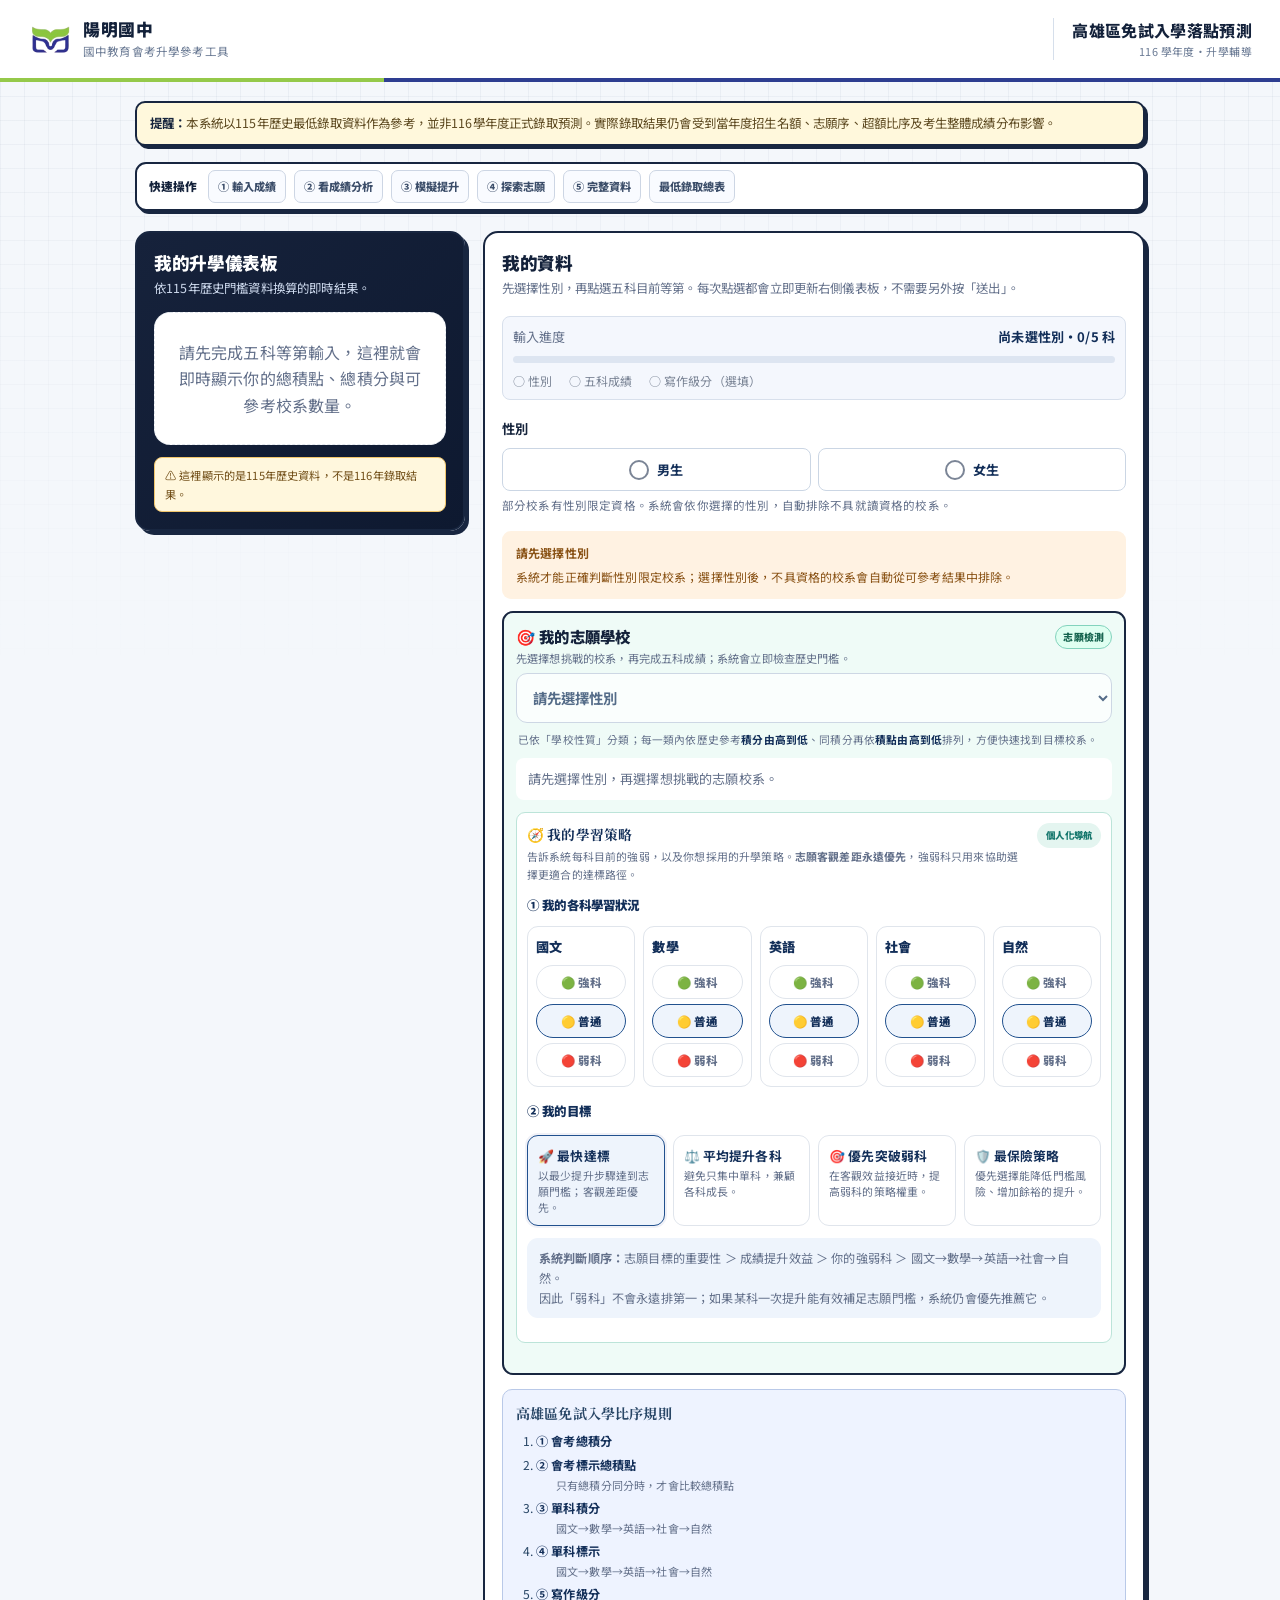
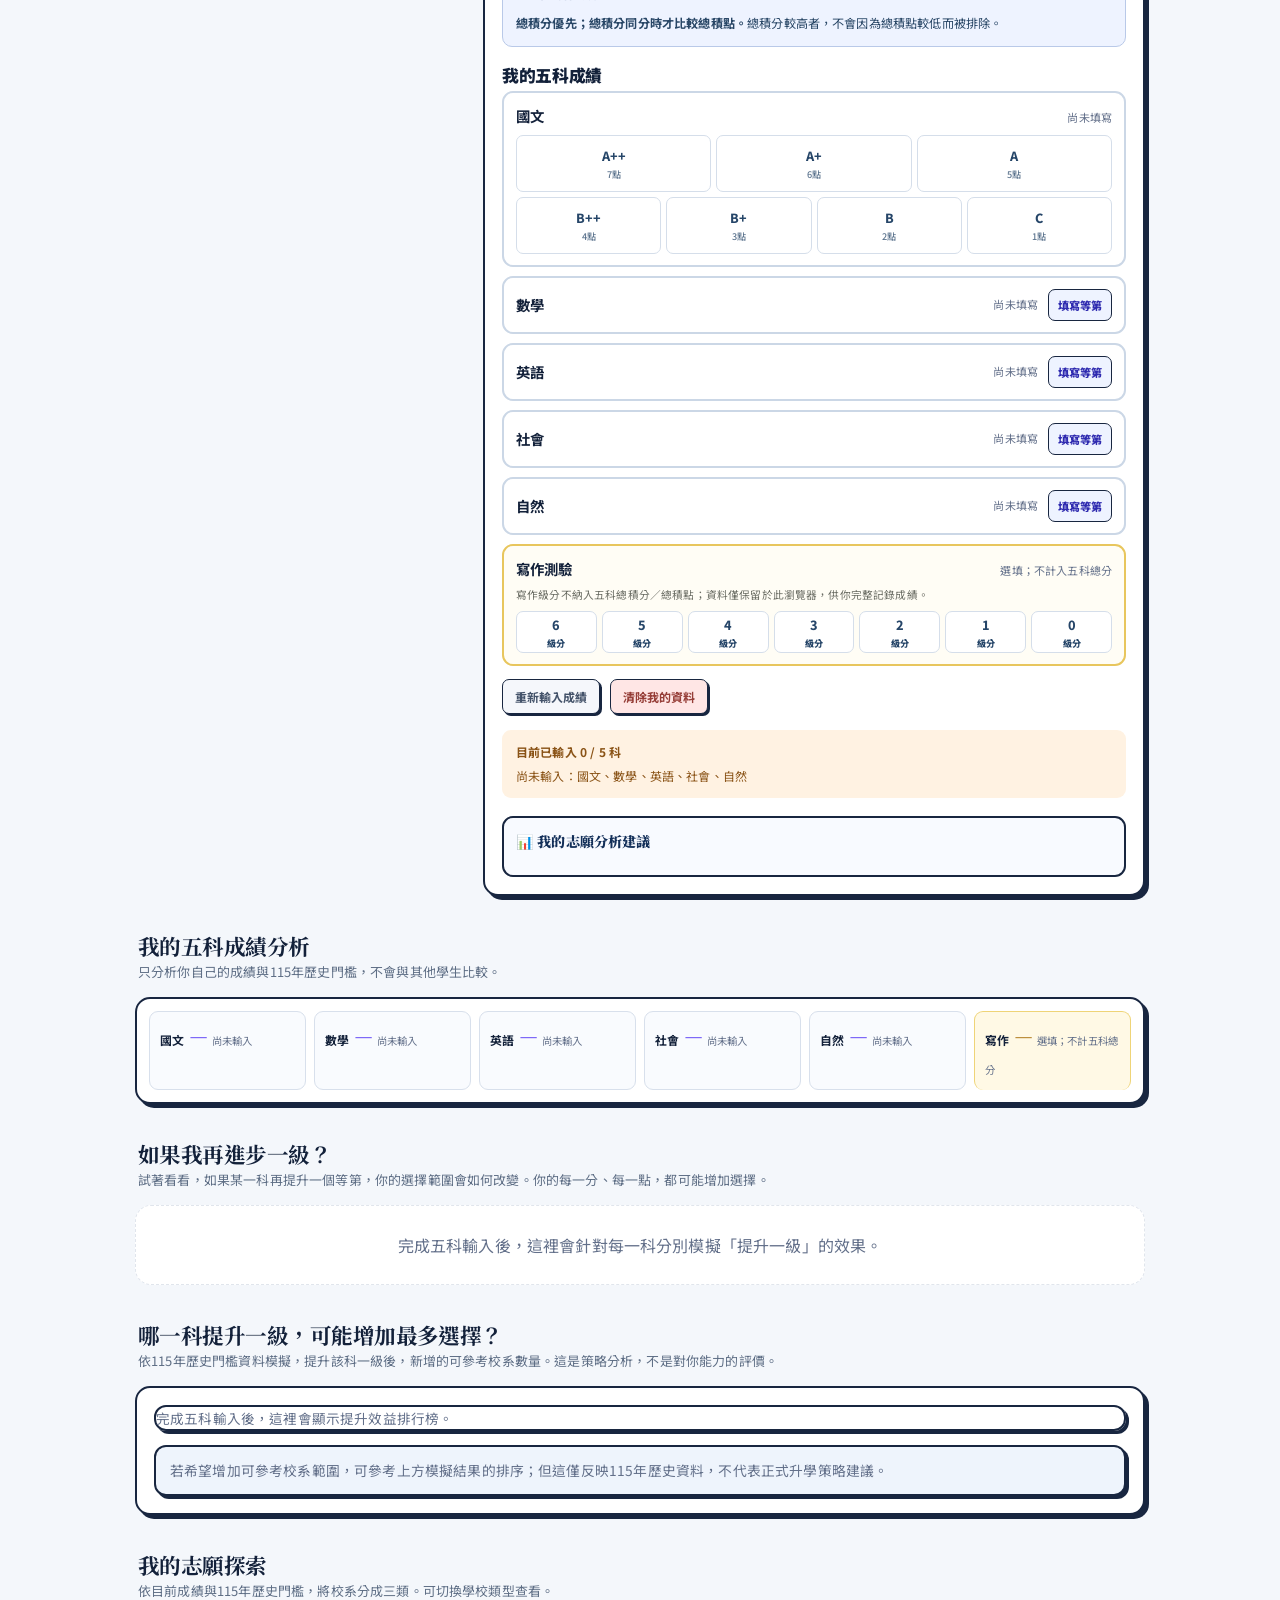
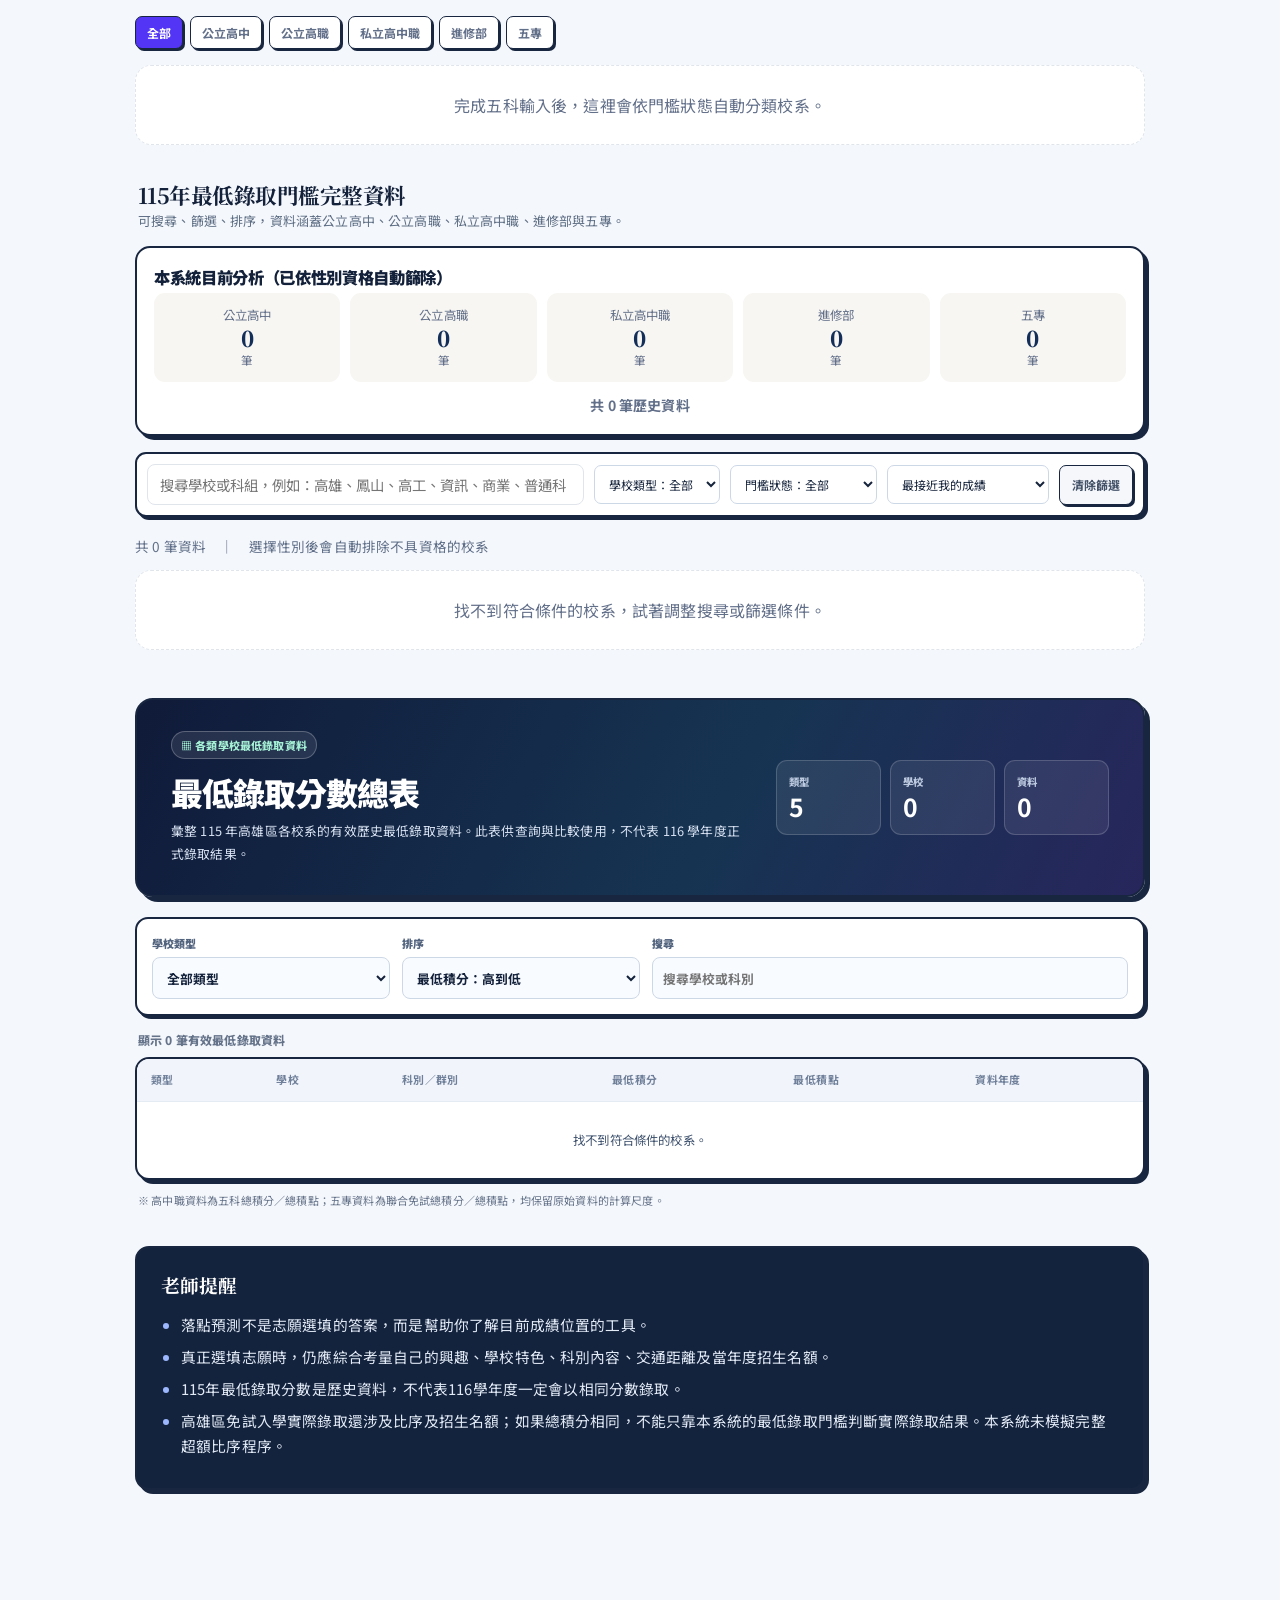
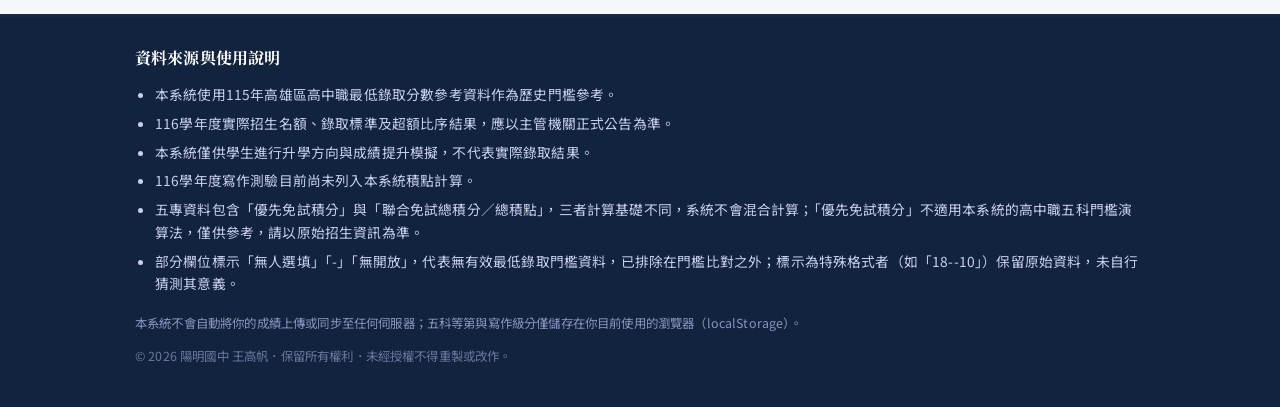
<file: index.html>
<!DOCTYPE html>
<html lang="zh-Hant">
<head>
<link rel="icon" type="image/png" href="./ymjh.png">
<meta charset="UTF-8">
<meta name="viewport" content="width=device-width, initial-scale=1.0, maximum-scale=1">
<title>116學年度高雄區免試入學落點預測</title>
<link rel="icon" type="image/png" href="./ymjh.png">
<link rel="shortcut icon" type="image/png" href="./ymjh.png">
<link rel="preconnect" href="https://fonts.googleapis.com">
<link rel="preconnect" href="https://fonts.gstatic.com" crossorigin>
<link href="https://fonts.googleapis.com/css2?family=Noto+Serif+TC:wght@500;700;900&family=Noto+Sans+TC:wght@400;500;700;900&display=swap" rel="stylesheet">
<style>
/* =========================
   DESIGN TOKENS
========================= */
:root{
  --ink:#1A1E33;
  --ink-soft:#565C79;
  --hairline:#DDE0EC;
  --paper:#F3F4FA;
  --surface:#FFFFFF;
  --indigo:#1E2A6E;
  --indigo-deep:#141B4D;
  --indigo-soft:#3E4A9C;
  --indigo-tint:#EBEDF9;
  --teal:#0B8F82;
  --teal-tint:#E1F5F1;
  --orange:#D97B29;
  --orange-tint:#FBEEDE;
  --gray-gap:#8A8FA3;
  --gray-tint:#EDEEF4;
  --redsoft:#C15B4A;
  --redsoft-tint:#F8E9E6;
  --radius-l:22px;
  --radius-m:14px;
  --radius-s:9px;
  --shadow-1:0 2px 10px rgba(20,27,77,.06);
  --shadow-2:0 10px 30px rgba(20,27,77,.10);
  --serif:'Noto Serif TC', 'PingFang TC', 'Microsoft JhengHei', serif;
  --sans:'Noto Sans TC', 'PingFang TC', 'Microsoft JhengHei', sans-serif;
}
*{box-sizing:border-box;}
html{scroll-behavior:smooth;}
body{
  margin:0;
  font-family:var(--sans);
  background:var(--paper);
  color:var(--ink);
  line-height:1.65;
  -webkit-font-smoothing:antialiased;
}
img,svg{max-width:100%;}
a{color:var(--indigo-soft);}
button{font-family:inherit;}
:focus-visible{outline:3px solid var(--indigo-soft); outline-offset:2px;}
.wrap{max-width:1180px;margin:0 auto;padding:0 20px;}
@media (max-width:640px){.wrap{padding:0 14px;}}

/* Reduced motion */
@media (prefers-reduced-motion: reduce){
  *{animation-duration:.001ms !important; transition-duration:.001ms !important;}
}

/* =========================
   HERO / HEADER
========================= */
.hero{
  background:linear-gradient(155deg,var(--indigo-deep) 0%,var(--indigo) 62%,var(--indigo-soft) 100%);
  color:#F4F5FC;
  padding:44px 0 56px;
  position:relative;
  overflow:hidden;
}
.hero::after{
  content:"";
  position:absolute; right:-120px; top:-160px;
  width:420px; height:420px; border-radius:50%;
  background:radial-gradient(circle,rgba(255,255,255,.08),transparent 70%);
}
.hero-kicker{
  font-size:.92rem; color:#C9CFEF; margin:0 0 10px; font-weight:500;
}
.hero h1{
  font-family:var(--serif);
  font-weight:900;
  font-size:clamp(1.8rem,4.4vw,2.7rem);
  line-height:1.28;
  margin:0 0 14px;
  max-width:15ch;
}
.hero p.sub{
  font-size:1.02rem;
  color:#DEE1F5;
  max-width:46ch;
  margin:0 0 8px;
}
.hero p.tag{
  font-family:var(--serif);
  font-weight:700;
  font-size:1.15rem;
  color:#9FE8DC;
  margin:18px 0 0;
}
.writing-note{
  margin-top:22px;
  background:rgba(255,255,255,.08);
  border:1px solid rgba(255,255,255,.18);
  border-radius:var(--radius-m);
  padding:12px 16px;
  font-size:.88rem;
  color:#E9EBF9;
  max-width:640px;
}

/* =========================
   UX ENHANCEMENTS
========================= */
.school-brand{
  display:flex; align-items:center; gap:12px; margin-bottom:20px;
}
.school-brand img{
  width:64px; height:50px; object-fit:contain; background:rgba(255,255,255,.94);
  border-radius:10px; padding:5px 7px; box-shadow:0 4px 16px rgba(0,0,0,.12);
}
.school-brand strong{display:block; font-family:var(--serif); font-size:1.05rem; color:#fff;}
.school-brand span{display:block; font-size:.76rem; color:#C9CFEF; margin-top:1px;}

.quick-nav{
  position:sticky; top:0; z-index:20; display:flex; align-items:center; gap:8px;
  flex-wrap:wrap; margin:-4px 0 24px; padding:10px 12px;
  background:rgba(255,255,255,.94); backdrop-filter:blur(12px);
  border:1px solid var(--hairline); border-radius:var(--radius-m);
  box-shadow:0 5px 18px rgba(20,27,77,.08);
}
.quick-nav-title{font-weight:900; color:var(--indigo-deep); font-size:.82rem; margin-right:2px;}
.quick-nav button{
  border:1px solid var(--hairline); background:#fff; color:var(--indigo);
  border-radius:999px; padding:8px 12px; font-size:.8rem; font-weight:800; cursor:pointer;
  min-height:40px;
}
.quick-nav button:hover,.quick-nav button:focus-visible{background:var(--indigo-tint); border-color:var(--indigo-soft);}

.input-progress{
  margin:0 0 18px; padding:12px 14px; background:var(--paper);
  border:1px solid var(--hairline); border-radius:var(--radius-m);
}
.progress-head{display:flex; justify-content:space-between; gap:10px; font-size:.82rem; color:var(--ink-soft);}
.progress-head b{color:var(--indigo-deep);}
.progress-track{height:8px; margin:8px 0; background:var(--gray-tint); border-radius:99px; overflow:hidden;}
.progress-track span{display:block; height:100%; background:linear-gradient(90deg,var(--indigo),var(--teal)); border-radius:99px; transition:width .2s ease;}
.progress-steps{display:flex; gap:16px; font-size:.75rem; color:var(--gray-gap);}
.progress-steps .done{color:var(--teal); font-weight:800;}

.filter-clear{margin-left:auto; min-height:40px;}

.school-card{
  transition:transform .15s ease, box-shadow .15s ease, border-color .15s ease;
}
.school-card:hover{
  transform:translateY(-2px); box-shadow:var(--shadow-2); border-color:#C8CCE1;
}

@media (min-width:960px){
  .quick-nav{top:8px;}
}
@media (max-width:640px){
  .school-brand img{width:58px;height:46px;}
  .quick-nav{margin-left:-2px; margin-right:-2px;}
  .quick-nav-title{width:100%;}
  .quick-nav button{flex:1 1 calc(50% - 8px);}
  .filter-clear{margin-left:0; width:100%;}
}

/* =========================
   TARGET SCHOOL / EFFORT ADVISER
========================= */
.target-select-help{
  margin:8px 2px 0;
  color:var(--ink-soft);
  font-size:.76rem;
  line-height:1.6;
}
.target-select-help strong{color:var(--indigo-deep);}
#targetSchoolSelect{
  min-height:54px;
  font-weight:700;
}
#targetSchoolSelect optgroup{
  font-weight:900;
}
#targetSchoolSelect option{
  font-weight:600;
}
.target-school-box{
  margin:16px 0 18px; padding:16px; border:1px solid #C8D9E8;
  border-radius:var(--radius-l); background:linear-gradient(145deg,#F7FBFF,#F1F7F7);
}
.target-school-head{display:flex; align-items:flex-start; justify-content:space-between; gap:12px; margin-bottom:12px;}
.target-school-head h4{margin:0 0 3px; color:var(--indigo-deep); font-family:var(--serif); font-size:1.08rem;}
.target-school-head p{margin:0; color:var(--ink-soft); font-size:.8rem;}
.target-school-badge{white-space:nowrap; background:var(--teal-tint); color:var(--teal); border-radius:999px; padding:5px 9px; font-size:.72rem; font-weight:900;}
#targetSchoolSelect{width:100%; min-height:50px; border:1.5px solid #BFC8DC; border-radius:var(--radius-m); background:#fff; color:var(--indigo-deep); padding:10px 12px; font:700 .9rem var(--sans);}
#targetSchoolSelect:focus{border-color:var(--indigo); box-shadow:0 0 0 3px rgba(62,74,156,.12);}
.target-empty{margin-top:10px; padding:10px 12px; border-radius:var(--radius-s); background:#fff; color:var(--ink-soft); font-size:.82rem;}
.target-selected{margin-top:10px; padding:12px; background:#fff; border-radius:var(--radius-m); display:flex; flex-direction:column; gap:3px;}
.target-selected b{font-size:.75rem; color:var(--ink-soft);}
.target-selected span{font-weight:900; color:var(--indigo-deep);}
.target-selected small{color:var(--ink-soft);}
.target-success,.target-warning{margin-top:10px; border-radius:var(--radius-m); padding:14px;}
.target-success{display:flex; align-items:center; gap:12px; background:var(--teal-tint); border:1px solid #BFE7DF; color:#075E55;}
.target-icon{font-size:2rem; line-height:1;}
.target-success strong{display:block; font-family:var(--serif); font-size:1.35rem; color:#087568;}
.target-success span{display:block; font-weight:900; color:var(--indigo-deep); margin:2px 0;}
.target-success small{display:block; color:#39736C; font-size:.78rem;}
.target-warning{background:#FFF8EF; border:1px solid #F1D6B3; color:#7B511D;}
.target-warning-head{display:flex; align-items:center; justify-content:space-between; gap:10px;}
.target-warning-head strong{color:#8A5316; font-size:.92rem;}
.target-warning-head span{font-weight:900; white-space:nowrap; background:var(--orange-tint); padding:4px 8px; border-radius:999px; font-size:.76rem;}
.target-current{margin-top:8px; color:var(--ink-soft); font-size:.8rem;}
.target-warning p{font-size:.75rem; color:#8A6A42; margin:8px 0;}
.effort-list{margin:8px 0 0; padding-left:20px; display:flex; flex-direction:column; gap:7px;}
.effort-list li{background:#fff; border-radius:var(--radius-s); padding:8px 10px; display:grid; grid-template-columns:1fr auto; gap:2px 8px; color:var(--ink);}
.effort-list li b{color:var(--indigo-deep);}
.effort-list li span{font-weight:900; color:var(--orange);}
.effort-list li small{grid-column:1/-1; color:var(--ink-soft); font-size:.74rem;}
@media (max-width:640px){
  .target-school-head{flex-direction:column;}
  .target-warning-head{align-items:flex-start; flex-direction:column;}
  .effort-list li{grid-template-columns:1fr;}
  .effort-list li span{grid-column:1;}
}

.target-analysis-box{margin-top:18px;padding:16px;border:2px solid #D9DFEE;border-radius:var(--radius-l);background:linear-gradient(145deg,#FBFCFF,#F7FAFC);scroll-margin-top:80px;}
.target-analysis-title{font-family:var(--serif);font-size:1.08rem;font-weight:900;color:var(--indigo-deep);margin-bottom:10px;}
.target-principle-note{margin-top:8px;padding:8px 10px;background:var(--indigo-tint,#EEF1FF);border-radius:var(--radius-s);font-size:.72rem;line-height:1.6;color:var(--indigo-deep);}
.target-gap-grid{display:grid;grid-template-columns:1fr 1fr;gap:8px;margin:10px 0;}
.target-gap-card{background:#fff;border-radius:var(--radius-s);padding:10px;border:1px solid var(--hairline);}
.target-gap-card strong{display:block;font-size:.8rem}.target-gap-card small{display:block;margin-top:3px;color:var(--ink-soft);line-height:1.5;}
.target-plan-note{margin:10px 0;padding:10px 12px;border-radius:var(--radius-s);background:var(--indigo-tint);color:var(--ink-soft);font-size:.78rem;line-height:1.65;}
.target-plan-step{display:grid;grid-template-columns:34px 1fr auto;gap:8px;align-items:center;background:#fff;border-radius:var(--radius-s);padding:9px 10px;margin-top:7px;border:1px solid var(--hairline);}
.target-plan-step .num{width:26px;height:26px;border-radius:50%;display:grid;place-items:center;background:var(--indigo-tint);color:var(--indigo-deep);font-weight:900;}
.target-plan-step .subject{font-weight:900;color:var(--indigo-deep)}.target-plan-step .grade{font-weight:900;color:var(--orange)}.target-plan-step small{display:block;grid-column:2/-1;color:var(--ink-soft);line-height:1.5;}
@media(max-width:640px){.target-gap-grid{grid-template-columns:1fr}.target-plan-step{grid-template-columns:30px 1fr}.target-plan-step b{grid-column:2}.target-plan-step small{grid-column:2}}
/* =========================
   LAYOUT: MAIN GRID
========================= */
main{padding:34px 0 60px;}
.section{margin-bottom:46px;}
.section-head{margin-bottom:18px;}
.section-head h2{
  font-family:var(--serif);
  font-size:clamp(1.25rem,2.6vw,1.6rem);
  margin:0 0 6px;
  color:var(--indigo-deep);
}
.section-head p{margin:0; color:var(--ink-soft); font-size:.94rem;}

.top-grid{
  display:grid;
  grid-template-columns:1fr;
  gap:22px;
}
@media (min-width:960px){
  .top-grid{grid-template-columns:1.15fr .85fr; align-items:start;}
}

/* =========================
   SUBJECT INPUT
========================= */
.panel{
  background:var(--surface);
  border-radius:var(--radius-l);
  padding:22px;
  box-shadow:var(--shadow-1);
  border:1px solid var(--hairline);
}
.panel h3{
  font-family:var(--serif);
  margin:0 0 4px;
  font-size:1.2rem;
  color:var(--indigo-deep);
}
.panel .hint{color:var(--ink-soft); font-size:.88rem; margin:0 0 18px;}

.subject-card{
  border:1px solid var(--hairline);
  border-radius:var(--radius-m);
  padding:14px 16px 16px;
  margin-bottom:14px;
  background:#FCFCFE;
}
.subject-card:last-child{margin-bottom:0;}
.subject-card-head{
  display:flex; align-items:baseline; justify-content:space-between; gap:8px;
  margin-bottom:10px;
}
.subject-card-head .name{font-weight:700; font-size:1.05rem;}
.subject-card-head .status{
  font-size:.82rem; color:var(--ink-soft);
}
.subject-card-head .status.picked{color:var(--teal); font-weight:700;}
.grade-grid{display:flex; flex-direction:column; gap:8px;}
.grade-row{display:grid; gap:8px;}
.grade-row.row1{grid-template-columns:repeat(3,1fr);}
.grade-row.row2{grid-template-columns:repeat(4,1fr);}
.grade-btn{
  min-height:52px;
  border:1.5px solid var(--hairline);
  background:#fff;
  border-radius:var(--radius-s);
  padding:10px 4px;
  font-size:.98rem;
  font-weight:700;
  color:var(--indigo-deep);
  cursor:pointer;
  transition:border-color .15s, background .15s, color .15s, transform .1s;
  text-align:center;
}
.grade-btn:hover{border-color:var(--indigo-soft);}
.grade-btn:active{transform:scale(.97);}
.grade-btn.active{
  background:var(--indigo);
  border-color:var(--indigo);
  color:#fff;
}
.grade-btn .pt{
  display:block; font-size:.68rem; font-weight:500; margin-top:2px; opacity:.75;
}

/* =========================
   GENDER SELECTOR
========================= */
.gender-selector{
  border:none; padding:0; margin:0 0 6px; display:flex; gap:10px; flex-wrap:wrap;
}
.gender-selector legend{
  font-weight:700; font-size:.95rem; margin:0 0 8px; padding:0; width:100%; color:var(--ink);
}
.gender-option{
  flex:1 1 120px; min-height:58px; display:flex; align-items:center; justify-content:center; gap:8px;
  border:1.5px solid var(--hairline); border-radius:var(--radius-m); background:#fff;
  cursor:pointer; font-weight:700; font-size:.98rem; color:var(--indigo-deep);
  transition:border-color .15s, background .15s, color .15s; position:relative; padding:0 10px;
}
.gender-option:hover{border-color:var(--indigo-soft);}
.gender-option input{
  position:absolute; width:1px; height:1px; opacity:0; margin:0; padding:0;
}
.gender-dot{
  width:20px; height:20px; border-radius:50%; border:2px solid var(--gray-gap);
  display:inline-flex; align-items:center; justify-content:center; flex-shrink:0; background:#fff;
  transition:border-color .15s;
}
.gender-dot::after{
  content:""; width:10px; height:10px; border-radius:50%; background:var(--indigo);
  opacity:0; transform:scale(.4); transition:opacity .15s, transform .15s;
}
.gender-option.is-selected{background:var(--indigo-tint); border-color:var(--indigo);}
.gender-option.is-selected .gender-dot{border-color:var(--indigo);}
.gender-option.is-selected .gender-dot::after{opacity:1; transform:scale(1);}
.gender-option input:focus-visible + .gender-dot{
  outline:3px solid var(--indigo-soft); outline-offset:2px;
}
.gender-help{color:var(--ink-soft); font-size:.85rem; margin:0 0 16px;}

.tier-note{font-size:.8rem; color:var(--ink-soft); border-top:1px dashed var(--hairline); padding-top:8px; margin-top:2px;}
.tier-note.tier-win{color:var(--teal);}

.rule-card{
  background:var(--indigo-tint); border:1px solid #D6DAF3; border-radius:var(--radius-m);
  padding:16px 18px; margin-bottom:16px; font-size:.9rem; color:var(--indigo-deep);
}
.rule-card h4{margin:0 0 8px; font-family:var(--serif); font-size:1rem;}
.rule-card ol{margin:0 0 10px; padding-left:20px;}
.rule-card ol li{margin-bottom:4px;}
.rule-card .rule-key{font-weight:700; color:var(--indigo-deep);}
.rule-card .rule-sub{color:var(--ink-soft); font-size:.82rem; margin:2px 0 0 20px;}

.fivea-note{
  margin-top:14px; padding:12px 14px; border-radius:var(--radius-m);
  background:var(--teal-tint); color:#0A6B60; font-size:.87rem;
}
.fivea-note b{display:block; margin-bottom:4px;}

.panel-actions{
  display:flex; gap:10px; flex-wrap:wrap; margin-top:18px;
}
.btn{
  border:none; border-radius:999px; padding:10px 18px; font-weight:700;
  font-size:.88rem; cursor:pointer; transition:opacity .15s, transform .1s;
}
.btn:active{transform:scale(.97);}
.btn-ghost{background:var(--gray-tint); color:var(--ink-soft);}
.btn-ghost:hover{opacity:.8;}
.btn-danger{background:var(--redsoft-tint); color:var(--redsoft);}
.btn-danger:hover{opacity:.8;}
.btn-primary{background:var(--indigo); color:#fff;}
.btn-teal{background:var(--teal); color:#fff;}

.incomplete-box{
  margin-top:16px; padding:12px 14px; border-radius:var(--radius-m);
  background:var(--orange-tint); color:#8A5316; font-size:.88rem;
}
.incomplete-box b{display:block; margin-bottom:4px;}
.complete-box{
  margin-top:16px; padding:12px 14px; border-radius:var(--radius-m);
  background:var(--teal-tint); color:#0A6B60; font-size:.88rem;
}
.complete-box div{margin:2px 0;}

/* =========================
   DASHBOARD
========================= */
.dash-grid{
  display:grid; grid-template-columns:repeat(2,1fr); gap:14px;
}
@media (min-width:500px) and (max-width:959px){
  .dash-grid{grid-template-columns:repeat(4,1fr);}
}
.dash-card{
  background:var(--surface);
  border-radius:var(--radius-l);
  padding:18px 16px;
  box-shadow:var(--shadow-1);
  border:1px solid var(--hairline);
  border-top:4px solid var(--indigo);
}
.dash-card.teal{border-top-color:var(--teal);}
.dash-card.orange{border-top-color:var(--orange);}
.dash-card .label{font-size:.82rem; color:var(--ink-soft); margin-bottom:6px;}
.dash-card .num{
  font-family:var(--serif); font-weight:900;
  font-size:clamp(1.8rem,4vw,2.4rem);
  color:var(--indigo-deep); line-height:1;
}
.dash-card .num small{font-size:1rem; font-weight:700; margin-left:2px; color:var(--ink-soft);}
.dash-card.teal .num{color:var(--teal);}
.dash-card.orange .num{color:var(--orange);}
.dash-empty{
  background:var(--surface); border:1px dashed var(--hairline);
  border-radius:var(--radius-l); padding:26px 20px; text-align:center; color:var(--ink-soft);
}

/* =========================
   MY SCORES
========================= */
.score-row{
  display:flex; align-items:center; gap:14px; padding:10px 0;
  border-bottom:1px solid var(--hairline);
}
.score-row:last-child{border-bottom:none;}
.score-row .sname{width:56px; font-weight:700; flex-shrink:0;}
.score-row .sgrade{width:52px; flex-shrink:0; font-weight:700; color:var(--indigo);}
.score-bar-track{
  flex:1; height:10px; background:var(--gray-tint); border-radius:99px; overflow:hidden;
}
.score-bar-fill{height:100%; background:linear-gradient(90deg,var(--indigo-soft),var(--teal)); border-radius:99px;}
.score-row .spt{width:78px; text-align:right; color:var(--ink-soft); font-size:.86rem; flex-shrink:0;}

/* =========================
   SIMULATION CARDS
========================= */
.sim-grid{
  display:grid; grid-template-columns:1fr; gap:16px;
}
@media (min-width:720px){
  .sim-grid{grid-template-columns:repeat(2,1fr);}
}
@media (min-width:1100px){
  .sim-grid{grid-template-columns:repeat(3,1fr);}
}
.sim-card{
  background:var(--surface); border-radius:var(--radius-l); border:1px solid var(--hairline);
  box-shadow:var(--shadow-1); padding:18px; display:flex; flex-direction:column; gap:12px;
}
.sim-card .sim-head{display:flex; justify-content:space-between; align-items:baseline;}
.sim-card .sim-head h4{margin:0; font-family:var(--serif); font-size:1.08rem; color:var(--indigo-deep);}
.sim-arrow{
  display:flex; align-items:center; gap:8px; font-weight:700; font-size:1.05rem;
}
.grade-pill{
  display:inline-block; padding:3px 10px; border-radius:999px; background:var(--indigo-tint); color:var(--indigo);
  font-size:.92rem;
}
.grade-pill.up{background:var(--teal-tint); color:var(--teal);}
.sim-metric-table{width:100%; border-collapse:collapse; font-size:.9rem;}
.sim-metric-table td{padding:5px 4px; border-bottom:1px solid var(--hairline);}
.sim-metric-table tr:last-child td{border-bottom:none;}
.sim-metric-table td.mlabel{color:var(--ink-soft); width:34%;}
.sim-metric-table td.mval{text-align:center; font-weight:700;}
.sim-metric-table td.mnew{text-align:right; font-weight:900; color:var(--teal);}
.big-plus{
  font-family:var(--serif); font-weight:900; font-size:1.6rem; color:var(--teal);
}
.sim-maxed{
  color:var(--ink-soft); font-size:.9rem; background:var(--gray-tint); border-radius:var(--radius-m); padding:14px; text-align:center;
}
.sim-newlist{
  border-top:1px dashed var(--hairline); padding-top:10px; margin-top:2px;
}
.sim-newlist summary{cursor:pointer; font-weight:700; color:var(--indigo); font-size:.9rem;}
.sim-newlist ul{list-style:none; margin:10px 0 0; padding:0; display:flex; flex-direction:column; gap:6px;}
.sim-newlist li{
  font-size:.86rem; background:var(--teal-tint); border-radius:var(--radius-s); padding:8px 10px; color:#0A6B60;
}
.sim-newlist li b{color:var(--indigo-deep);}
.simulate-btn{
  align-self:flex-start; background:var(--indigo-tint); color:var(--indigo);
  border:none; border-radius:999px; padding:8px 16px; font-weight:700; font-size:.85rem; cursor:pointer;
}
.simulate-btn:hover{background:var(--indigo); color:#fff;}

/* ranking */
.rank-list{list-style:none; margin:0; padding:0; display:flex; flex-direction:column; gap:10px;}
.rank-item{
  display:flex; align-items:center; gap:14px; background:var(--surface); border:1px solid var(--hairline);
  border-radius:var(--radius-m); padding:12px 16px;
}
.rank-num{
  font-family:var(--serif); font-weight:900; font-size:1.2rem; color:var(--indigo-soft); width:26px; flex-shrink:0;
}
.rank-name{font-weight:700; flex:1;}
.rank-count{font-weight:900; color:var(--teal); font-family:var(--serif); font-size:1.05rem;}
.rank-maxed{color:var(--ink-soft); font-size:.84rem;}
.rank-note{
  margin-top:14px; font-size:.86rem; color:var(--ink-soft); background:var(--indigo-tint);
  border-radius:var(--radius-m); padding:12px 14px;
}

/* =========================
   EXPLORE (voyage)
========================= */
.tabs{display:flex; gap:8px; flex-wrap:wrap; margin-bottom:16px;}
.tab-btn{
  border:1px solid var(--hairline); background:#fff; border-radius:999px; padding:8px 16px;
  font-size:.86rem; font-weight:700; color:var(--ink-soft); cursor:pointer;
}
.tab-btn.active{background:var(--indigo); border-color:var(--indigo); color:#fff;}

.status-columns{display:grid; grid-template-columns:1fr; gap:18px;}
@media (min-width:860px){.status-columns{grid-template-columns:repeat(3,1fr);}}
.status-col{background:var(--surface); border-radius:var(--radius-l); border:1px solid var(--hairline); padding:16px; box-shadow:var(--shadow-1);}
.status-col h4{
  margin:0 0 10px; font-family:var(--serif); font-size:1rem; display:flex; align-items:center; gap:8px;
}
.status-dot{width:10px; height:10px; border-radius:50%; display:inline-block;}
.status-col.reached h4 .status-dot{background:var(--teal);}
.status-col.near h4 .status-dot{background:var(--orange);}
.status-col.gap h4 .status-dot{background:var(--gray-gap);}
.status-col .count{font-weight:900; color:var(--ink-soft); font-size:.86rem; margin-left:auto;}
.mini-list{list-style:none; margin:0; padding:0; max-height:340px; overflow-y:auto; display:flex; flex-direction:column; gap:8px;}
.mini-list li{
  border:1px solid var(--hairline); border-radius:var(--radius-s); padding:8px 10px; font-size:.85rem;
}
.mini-list li .mn{font-weight:700; display:block;}
.mini-list li .md{color:var(--ink-soft);}
.empty-note{color:var(--ink-soft); font-size:.85rem;}

/* =========================
   SCHOOL LIST / FILTER
========================= */
.filter-bar{
  display:flex; gap:10px; flex-wrap:wrap; align-items:center; margin-bottom:18px;
  background:var(--surface); border:1px solid var(--hairline); border-radius:var(--radius-m); padding:14px;
}
.filter-bar input[type=text]{
  flex:1; min-width:180px; border:1px solid var(--hairline); border-radius:var(--radius-s);
  padding:9px 12px; font-size:.9rem; font-family:inherit;
}
.filter-bar select{
  border:1px solid var(--hairline); border-radius:var(--radius-s); padding:9px 10px; font-size:.86rem;
  background:#fff; font-family:inherit; color:var(--ink);
}
.result-count{font-size:.85rem; color:var(--ink-soft); margin-bottom:12px;}

.school-grid{display:grid; grid-template-columns:1fr; gap:14px;}
@media (min-width:720px){.school-grid{grid-template-columns:repeat(2,1fr);}}
@media (min-width:1100px){.school-grid{grid-template-columns:repeat(3,1fr);}}

.school-card{
  background:var(--surface); border:1px solid var(--hairline); border-radius:var(--radius-l);
  padding:16px; box-shadow:var(--shadow-1); display:flex; flex-direction:column; gap:10px;
}
.school-card .cat-tag{
  align-self:flex-start; font-size:.72rem; font-weight:700; color:var(--indigo-soft);
  background:var(--indigo-tint); padding:3px 9px; border-radius:999px;
}
.school-card h5{margin:0; font-family:var(--serif); font-size:1.05rem; color:var(--indigo-deep);}
.school-card .dept{color:var(--ink-soft); font-size:.9rem; margin-top:-6px;}
.badge{
  align-self:flex-start; font-size:.8rem; font-weight:700; padding:4px 11px; border-radius:999px;
}
.badge.reached{background:var(--teal-tint); color:var(--teal);}
.badge.near{background:var(--orange-tint); color:var(--orange);}
.badge.partial{background:var(--orange-tint); color:#96540E;}
.badge.gap{background:var(--gray-tint); color:var(--gray-gap);}
.badge.nodata{background:var(--gray-tint); color:var(--ink-soft);}
.badge.special{background:var(--redsoft-tint); color:var(--redsoft);}
.badge.genderBlocked{background:var(--redsoft-tint); color:var(--redsoft);}

.metric-line{display:flex; justify-content:space-between; font-size:.87rem; padding:3px 0;}
.metric-line .mname{color:var(--ink-soft);}
.metric-line .mstat{font-weight:700;}
.metric-line .mstat.ok{color:var(--teal);}
.metric-line .mstat.gapv{color:var(--redsoft);}

.gapbar{height:8px; background:var(--gray-tint); border-radius:99px; position:relative; overflow:hidden; margin:2px 0 6px;}
.gapbar-fill{height:100%; border-radius:99px; background:var(--indigo-soft);}
.gapbar-fill.ok{background:var(--teal);}

.nodata-text{font-size:.85rem; color:var(--ink-soft); background:var(--gray-tint); border-radius:var(--radius-s); padding:8px 10px;}
.special-text{font-size:.85rem; color:var(--redsoft); background:var(--redsoft-tint); border-radius:var(--radius-s); padding:8px 10px;}
.na-text{font-size:.8rem; color:var(--ink-soft); font-style:normal; border-top:1px dashed var(--hairline); padding-top:8px;}

/* =========================
   TEACHER NOTE / FOOTER
========================= */
.note-card{
  background:var(--indigo-tint); border-radius:var(--radius-l); padding:22px 24px; border:1px solid #D6DAF3;
}
.note-card h3{margin:0 0 12px; font-family:var(--serif); color:var(--indigo-deep);}
.note-card ul{margin:0; padding-left:20px; color:var(--ink-soft); font-size:.92rem;}
.note-card ul li{margin-bottom:8px;}

footer{
  background:var(--indigo-deep); color:#C9CFEF; padding:34px 0 44px; margin-top:20px;
}
footer h3{color:#fff; font-family:var(--serif); font-size:1.1rem; margin:0 0 12px;}
footer ul{margin:0 0 18px; padding-left:20px; font-size:.86rem;}
footer ul li{margin-bottom:6px;}
footer .fine{font-size:.78rem; color:#8B92C0;}

.disclaimer-box{
  background:#fff; border-left:4px solid var(--orange); border-radius:var(--radius-m);
  padding:14px 16px; font-size:.87rem; color:var(--ink-soft); margin-bottom:20px;
}
.disclaimer-box b{color:var(--ink);}

.mini-warning{
  margin-top:12px; font-size:.8rem; color:#8A5316; background:var(--orange-tint);
  border-radius:var(--radius-s); padding:8px 10px;
}
.mini-warning:empty{display:none; padding:0; margin:0;}

/* grade ladder (visualizes which grade-family a subject is currently at; not a ranking) */
.grade-ladder{
  display:flex; flex-wrap:wrap; align-items:center; gap:1px 3px;
  font-size:.66rem; color:var(--ink-soft); margin-bottom:10px;
}
.ladder-step{padding:2px 5px; border-radius:5px;}
.ladder-step.current{background:var(--indigo); color:#fff; font-weight:700;}
.ladder-arrow{opacity:.4; font-size:.6rem;}

/* stats panel */
.stats-grid{display:grid; grid-template-columns:repeat(2,1fr); gap:10px;}
@media (min-width:640px){.stats-grid{grid-template-columns:repeat(5,1fr);}}
.stats-item{
  display:flex; flex-direction:column; align-items:center; gap:2px;
  background:var(--paper); border-radius:var(--radius-m); padding:12px 8px;
}
.stats-label{font-size:.78rem; color:var(--ink-soft);}
.stats-num{font-family:var(--serif); font-weight:900; font-size:1.35rem; color:var(--indigo-deep); line-height:1;}
.stats-unit{font-size:.72rem; color:var(--ink-soft);}
.stats-total{margin-top:12px; text-align:center; color:var(--ink-soft); font-size:.88rem; font-weight:700;}

/* simulation category breakdown */
.sim-breakdown{
  border-top:1px dashed var(--hairline); padding-top:10px; margin-top:2px;
  display:flex; flex-direction:column; gap:4px;
}
.sim-breakdown-row{display:flex; justify-content:space-between; font-size:.83rem; color:var(--ink-soft);}
.sim-breakdown-row b{color:var(--indigo-deep); font-weight:700;}

/* ranking detail card */
.rank-item-detail{flex-direction:column; align-items:stretch; gap:8px;}
.rank-top{display:flex; align-items:center; gap:10px;}
.rank-top .rank-name{flex:1;}
.rank-mid{display:flex; flex-wrap:wrap; gap:10px 16px; font-size:.86rem; color:var(--ink-soft);}
.rank-mid .rank-count{font-weight:900; color:var(--teal); font-family:var(--serif); font-size:1rem;}
.rank-breakdown{font-size:.8rem; color:var(--ink-soft); background:var(--gray-tint); border-radius:var(--radius-s); padding:6px 10px;}

/* highlight card */
.highlight-card{
  background:linear-gradient(155deg,var(--indigo-deep),var(--indigo-soft));
  color:#fff; border-radius:var(--radius-l); padding:20px 22px; margin-bottom:16px;
  box-shadow:var(--shadow-2);
}
.highlight-card.highlight-empty{background:var(--gray-tint); color:var(--ink-soft); text-align:center; padding:22px;}
.highlight-kicker{font-size:.82rem; color:#C9CFEF; margin-bottom:8px; font-weight:700;}
.highlight-main{display:flex; align-items:center; gap:10px; flex-wrap:wrap; font-family:var(--serif); font-size:1.15rem; font-weight:900; margin-bottom:10px;}
.highlight-label{font-size:.78rem; font-weight:500; color:#C9CFEF; font-family:var(--sans);}
.highlight-main .grade-pill{background:rgba(255,255,255,.16); color:#fff;}
.highlight-main .grade-pill.up{background:#9FE8DC; color:#0A4A44;}
.highlight-metrics{display:flex; flex-wrap:wrap; gap:14px; font-size:.92rem; font-weight:700; margin-bottom:10px;}
.highlight-note{font-size:.8rem; color:#D6DAF3;}


/* =========================
   PERSONALIZED STRATEGY
========================= */
.strategy-box{margin:16px 0 18px;padding:16px;border:2px solid #D8E7E4;border-radius:var(--radius-l);background:linear-gradient(145deg,#F8FFFD,#F5FAFF);}
.strategy-head{display:flex;align-items:flex-start;justify-content:space-between;gap:12px;margin-bottom:12px;}
.strategy-head h4{margin:0 0 3px;color:var(--indigo-deep);font-family:var(--serif);font-size:1.08rem;}
.strategy-head p{margin:0;color:var(--ink-soft);font-size:.78rem;line-height:1.6;}
.strategy-badge{white-space:nowrap;background:var(--teal-tint);color:var(--teal);border-radius:999px;padding:5px 9px;font-size:.72rem;font-weight:900;}
.preference-grid{display:grid;grid-template-columns:repeat(5,1fr);gap:8px;margin-top:10px;}
.preference-card{background:#fff;border:1px solid var(--hairline);border-radius:var(--radius-m);padding:9px 8px;}
.preference-card .pref-name{display:block;font-weight:900;color:var(--indigo-deep);font-size:.82rem;margin-bottom:7px;}
.preference-options{display:grid;grid-template-columns:1fr;gap:5px;}
.pref-btn{min-height:34px;border:1px solid var(--hairline);background:#fff;border-radius:999px;color:var(--ink-soft);font-size:.72rem;font-weight:800;cursor:pointer;padding:5px 4px;}
.pref-btn:hover{border-color:var(--indigo-soft);}
.pref-btn.active{background:var(--indigo-tint);border-color:var(--indigo);color:var(--indigo-deep);}
.pref-btn.strong.active{background:var(--teal-tint);border-color:var(--teal);color:#075E55;}
.pref-btn.weak.active{background:var(--redsoft-tint);border-color:var(--redsoft);color:#8D3E32;}
.strategy-goals{display:grid;grid-template-columns:repeat(4,1fr);gap:8px;margin-top:14px;}
.goal-option{position:relative;}
.goal-option input{position:absolute;opacity:0;pointer-events:none;}
.goal-label{display:block;height:100%;background:#fff;border:1.5px solid var(--hairline);border-radius:var(--radius-m);padding:9px 10px;cursor:pointer;}
.goal-label b{display:block;color:var(--indigo-deep);font-size:.8rem;margin-bottom:2px;}
.goal-label small{display:block;color:var(--ink-soft);font-size:.68rem;line-height:1.45;}
.goal-option input:checked + .goal-label{background:var(--indigo-tint);border-color:var(--indigo);box-shadow:0 0 0 2px rgba(62,74,156,.08);}
.strategy-priority{margin-top:12px;padding:10px 12px;border-radius:var(--radius-m);background:var(--indigo-tint);color:var(--ink-soft);font-size:.76rem;line-height:1.65;}
.strategy-result{margin-top:14px;}
.strategy-summary{padding:12px 14px;border-radius:var(--radius-m);background:#fff;border:1px solid var(--hairline);}
.strategy-summary strong{color:var(--indigo-deep);}
.strategy-rank-list{margin:9px 0 0;padding:0;list-style:none;display:flex;flex-direction:column;gap:7px;}
.strategy-rank-item{display:grid;grid-template-columns:28px 1fr auto;gap:8px;align-items:center;background:#fff;border:1px solid var(--hairline);border-radius:var(--radius-s);padding:9px 10px;}
.strategy-rank-item .rank-index{width:24px;height:24px;border-radius:50%;display:grid;place-items:center;background:var(--indigo-tint);color:var(--indigo-deep);font-weight:900;font-size:.78rem;}
.strategy-rank-item .rank-subject{font-weight:900;color:var(--indigo-deep);}
.strategy-rank-item .rank-reason{display:block;color:var(--ink-soft);font-size:.7rem;line-height:1.45;margin-top:2px;}
.strategy-rank-item .rank-effect{text-align:right;font-weight:900;color:var(--teal);font-size:.78rem;white-space:nowrap;}
.strategy-step-tag{display:inline-block;margin-left:5px;padding:2px 6px;border-radius:999px;background:var(--orange-tint);color:#8A5316;font-size:.64rem;font-weight:900;}
.tag-feasibility{display:inline-block;padding:2px 6px;border-radius:999px;font-size:.64rem;font-weight:900;}
.tag-recommend{background:var(--teal-tint);color:#075E55;}
.tag-challenge{background:var(--orange-tint);color:#8A5316;}
.strategy-comparison{display:grid;grid-template-columns:1fr 1fr;gap:8px;margin-top:8px;}
.strategy-comparison .compare-cell{background:var(--paper);border-radius:var(--radius-s);padding:8px 10px;}
.strategy-comparison b{display:block;color:var(--indigo-deep);font-size:.75rem;}.strategy-comparison span{font-size:.8rem;font-weight:900;}
@media(max-width:800px){.preference-grid{grid-template-columns:repeat(3,1fr)}.strategy-goals{grid-template-columns:repeat(2,1fr)}}
@media(max-width:640px){.preference-grid{grid-template-columns:repeat(2,1fr)}.strategy-goals{grid-template-columns:1fr}.strategy-head{flex-direction:column}.strategy-rank-item{grid-template-columns:28px 1fr}.strategy-rank-item .rank-effect{grid-column:2;text-align:left}.strategy-comparison{grid-template-columns:1fr}}

.sr-only{position:absolute; width:1px; height:1px; overflow:hidden; clip:rect(0,0,0,0);}
</style>
<link href="modern-ui.css?v=20260919" rel="stylesheet">
<link href="analysis-dashboard.css?v=20260919f" rel="stylesheet">
</head>
<body>

<header class="hero">
  <div class="wrap">
    <div class="tool-identity" aria-label="高雄區免試入學落點預測">
      <span class="tool-title">高雄區免試入學落點預測</span>
      <span class="tool-meta">116 學年度・升學輔導</span>
    </div>
    <div class="school-brand">
      <img src="./ymjh.png" alt="陽明國中 Logo" width="48" height="48">
      <div>
        <strong>陽明國中</strong>
        <span>國中教育會考升學參考工具</span>
      </div>
    </div>
    <p class="hero-kicker">高雄區・免試入學・落點自我檢測</p>
    <h1>116學年度<br>高雄區免試入學<br>落點預測</h1>
    <p class="sub">輸入五科積點等第，看看目前成績與115年歷史錄取門檻的差距。</p>
    <p class="tag">再進步一級，會多哪些選擇？</p>
    <div class="writing-note">
      ※ 116學年度寫作測驗目前尚未列入積點採計，因此本系統暫不納入計算。系統僅計算國文、數學、英語、社會、自然五科。
    </div>
    <div class="writing-note" id="versionBadge" style="margin-top:10px;"></div>
    <div class="writing-note" style="margin-top:4px;opacity:.75;">陽明國中・王高帆老師設計</div>
  </div>
</header>

<main>
  <div class="wrap">

    <div class="disclaimer-box">
      <b>提醒：</b>本系統以115年歷史最低錄取資料作為參考，並非116學年度正式錄取預測。實際錄取結果仍會受到當年度招生名額、志願序、超額比序及考生整體成績分布影響。
    </div>

    <nav class="quick-nav" aria-label="快速操作">
      <span class="quick-nav-title">快速操作</span>
      <button type="button" data-scroll="#inputSection">① 輸入成績</button>
      <button type="button" data-scroll="#myScoresSection">② 看成績分析</button>
      <button type="button" data-scroll="#simSection">③ 模擬提升</button>
      <button type="button" data-scroll="#exploreSection">④ 探索志願</button>
      <button type="button" data-scroll="#listSection">⑤ 完整資料</button>
      <button type="button" data-scroll="#scoreDirectorySection">最低錄取總表</button>
    </nav>

    <!-- STEP 1+2+3: INPUT + DASHBOARD -->
    <section class="section" id="inputSection">
      <div class="top-grid">
        <div class="panel" id="subjectPanel">
          <h3>我的資料</h3>
          <p class="hint">先選擇性別，再點選五科目前等第。每次點選都會立即更新右側儀表板，不需要另外按「送出」。</p>
          <div id="inputProgress" class="input-progress" aria-live="polite"></div>

          <fieldset class="gender-selector" id="genderSelector">
            <legend>性別</legend>
            <label class="gender-option" data-gender="male">
              <input type="radio" name="gender" value="male" id="genderMale">
              <span class="gender-dot" aria-hidden="true"></span>
              <span class="gender-label-text">男生</span>
            </label>
            <label class="gender-option" data-gender="female">
              <input type="radio" name="gender" value="female" id="genderFemale">
              <span class="gender-dot" aria-hidden="true"></span>
              <span class="gender-label-text">女生</span>
            </label>
          </fieldset>
          <p class="gender-help">部分校系有性別限定資格。系統會依你選擇的性別，自動排除不具就讀資格的校系。</p>
          <div id="genderReminder"></div>

          <div class="target-school-box" id="targetSchoolBox">
            <div class="target-school-head">
              <div>
                <h4>🎯 我的志願學校</h4>
                <p>先選擇想挑戰的校系，再完成五科成績；系統會立即檢查歷史門檻。</p>
              </div>
              <span class="target-school-badge">志願檢測</span>
            </div>
            <select id="targetSchoolSelect" aria-label="選擇志願學校與科別">
              <option value="">請先選擇性別</option>
            </select>
            <p class="target-select-help">已依「學校性質」分類；每一類內依歷史參考<strong>積分由高到低</strong>、同積分再依<strong>積點由高到低</strong>排列，方便快速找到目標校系。</p>
            <div id="targetSchoolPicked"></div>

            <div class="strategy-box" id="strategyBox">
              <div class="strategy-head">
                <div>
                  <h4>🧭 我的學習策略</h4>
                  <p>告訴系統每科目前的強弱，以及你想採用的升學策略。<strong>志願客觀差距永遠優先</strong>，強弱科只用來協助選擇更適合的達標路徑。</p>
                </div>
                <span class="strategy-badge">個人化導航</span>
              </div>
              <div id="strategyPreferences"></div>
              <div id="strategyResult" class="strategy-result"></div>
            </div>
          </div>

          <div class="rule-card">
            <h4>高雄區免試入學比序規則</h4>
            <ol>
              <li><span class="rule-key">① 會考總積分</span></li>
              <li><span class="rule-key">② 會考標示總積點</span><div class="rule-sub">只有總積分同分時，才會比較總積點</div></li>
              <li><span class="rule-key">③ 單科積分</span><div class="rule-sub">國文→數學→英語→社會→自然</div></li>
              <li><span class="rule-key">④ 單科標示</span><div class="rule-sub">國文→數學→英語→社會→自然</div></li>
              <li><span class="rule-key">⑤ 寫作級分</span></li>
            </ol>
            <div><b>總積分優先；總積分同分時才比較總積點。</b>總積分較高者，不會因為總積點較低而被排除。</div>
          </div>

          <h3 style="font-size:1.05rem;">我的五科成績</h3>
          <div id="subjectCards"></div>
          <div class="panel-actions">
            <button class="btn btn-ghost" id="btnReenter">重新輸入成績</button>
            <button class="btn btn-danger" id="btnClear">清除我的資料</button>
          </div>
          <div id="completionBox"></div>
          <div id="fiveAExplain"></div>
          <section class="target-analysis-box" id="targetAnalysisBox"><div class="target-analysis-title">📊 我的志願分析建議</div><div id="targetSchoolResult"></div></section>
        </div>

        <div>
          <div class="panel" style="margin-bottom:16px;">
            <h3>我的升學儀表板</h3>
            <p class="hint" style="margin-bottom:14px;">依115年歷史門檻資料換算的即時結果。</p>
            <div id="dashboard"></div>
            <div class="mini-warning">⚠️ 這裡顯示的是115年歷史資料，不是116年錄取結果。</div>
          </div>
        </div>
      </div>
    </section>

    <!-- MY SCORES DETAIL -->
    <section class="section" id="myScoresSection">
      <div class="section-head">
        <h2>我的五科成績分析</h2>
        <p>只分析你自己的成績與115年歷史門檻，不會與其他學生比較。</p>
      </div>
      <div class="panel" id="myScoresPanel"></div>
    </section>

    <!-- UPGRADE SIMULATION -->
    <section class="section" id="simSection">
      <div class="section-head">
        <h2>如果我再進步一級？</h2>
        <p>試著看看，如果某一科再提升一個等第，你的選擇範圍會如何改變。你的每一分、每一點，都可能增加選擇。</p>
      </div>
      <div id="simContainer"></div>
    </section>

    <!-- RANKING -->
    <section class="section" id="rankSection">
      <div class="section-head">
        <h2>哪一科提升一級，可能增加最多選擇？</h2>
        <p>依115年歷史門檻資料模擬，提升該科一級後，新增的可參考校系數量。這是策略分析，不是對你能力的評價。</p>
      </div>
      <div id="rankHighlight"></div>
      <div class="panel">
        <ol class="rank-list" id="rankList" style="list-style:none;"></ol>
        <div class="rank-note">若希望增加可參考校系範圍，可參考上方模擬結果的排序；但這僅反映115年歷史資料，不代表正式升學策略建議。</div>
      </div>
    </section>

    <!-- EXPLORE -->
    <section class="section" id="exploreSection">
      <div class="section-head">
        <h2>我的志願探索</h2>
        <p>依目前成績與115年歷史門檻，將校系分成三類。可切換學校類型查看。</p>
      </div>
      <div class="tabs" id="exploreTabs"></div>
      <div class="mini-warning" id="exploreFiveYearNotice" style="margin-bottom:14px;"></div>
      <div class="status-columns" id="exploreColumns"></div>
    </section>

    <!-- FULL SCHOOL LIST -->
    <section class="section" id="listSection">
      <div class="section-head">
        <h2>115年最低錄取門檻完整資料</h2>
        <p>可搜尋、篩選、排序，資料涵蓋公立高中、公立高職、私立高中職、進修部與五專。</p>
      </div>
      <div class="panel" id="dataStatsPanel" style="margin-bottom:16px;">
        <h3 style="font-size:1.02rem;">本系統目前分析（已依性別資格自動篩除）</h3>
        <div id="dataStats"></div>
      </div>
      <div class="filter-bar">
        <input type="text" id="searchInput" placeholder="搜尋學校或科組，例如：高雄、鳳山、高工、資訊、商業、普通科">
        <select id="filterCategory"></select>
        <select id="filterStatus">
          <option value="all">門檻狀態：全部</option>
          <option value="reached">已達115年參考門檻</option>
          <option value="near">接近門檻</option>
          <option value="not_reached">尚未達到門檻</option>
        </select>
        <select id="sortSelect">
          <option value="closest">最接近我的成績</option>
          <option value="easiest">最容易達標</option>
          <option value="scoreDesc">最低錄取門檻由高到低</option>
          <option value="name">學校名稱</option>
        </select>
        <button type="button" class="btn btn-ghost filter-clear" id="clearFilters">清除篩選</button>
      </div>
      <div class="result-count" id="resultCount"></div>
      <div class="school-grid" id="schoolGrid"></div>
    </section>

    <!-- MINIMUM ADMISSION SCORE DIRECTORY -->
    <section class="section score-directory" id="scoreDirectorySection">
      <div class="score-directory-hero">
        <div class="score-directory-copy">
          <span class="directory-eyebrow">▦ 各類學校最低錄取資料</span>
          <h2>最低錄取分數總表</h2>
          <p>彙整 115 年高雄區各校系的有效歷史最低錄取資料。此表供查詢與比較使用，不代表 116 學年度正式錄取結果。</p>
        </div>
        <div class="directory-stats" id="scoreDirectoryStats"></div>
      </div>
      <div class="directory-controls" aria-label="最低錄取分數總表篩選工具">
        <label>學校類型
          <select id="directoryCategory"><option value="all">全部類型</option></select>
        </label>
        <label>排序
          <select id="directorySort">
            <option value="scoreDesc">最低積分：高到低</option>
            <option value="scoreAsc">最低積分：低到高</option>
            <option value="school">學校名稱</option>
          </select>
        </label>
        <label class="directory-search">搜尋
          <input type="search" id="directorySearch" placeholder="搜尋學校或科別">
        </label>
      </div>
      <p class="directory-result" id="scoreDirectoryCount" aria-live="polite"></p>
      <div class="directory-table-wrap">
        <table class="directory-table">
          <thead><tr><th>類型</th><th>學校</th><th>科別／群別</th><th>最低積分</th><th>最低積點</th><th>資料年度</th></tr></thead>
          <tbody id="scoreDirectoryBody"></tbody>
        </table>
      </div>
      <p class="directory-footnote">※ 高中職資料為五科總積分／總積點；五專資料為聯合免試總積分／總積點，均保留原始資料的計算尺度。</p>
    </section>

    <!-- TEACHER NOTE -->
    <section class="section" id="teacherSection">
      <div class="note-card">
        <h3>老師提醒</h3>
        <ul>
          <li>落點預測不是志願選填的答案，而是幫助你了解目前成績位置的工具。</li>
          <li>真正選填志願時，仍應綜合考量自己的興趣、學校特色、科別內容、交通距離及當年度招生名額。</li>
          <li>115年最低錄取分數是歷史資料，不代表116學年度一定會以相同分數錄取。</li>
          <li>高雄區免試入學實際錄取還涉及比序及招生名額；如果總積分相同，不能只靠本系統的最低錄取門檻判斷實際錄取結果。本系統未模擬完整超額比序程序。</li>
        </ul>
      </div>
    </section>

  </div>
</main>

<footer>
  <div class="wrap">
    <h3>資料來源與使用說明</h3>
    <ul>
      <li>本系統使用115年高雄區高中職最低錄取分數參考資料作為歷史門檻參考。</li>
      <li>116學年度實際招生名額、錄取標準及超額比序結果，應以主管機關正式公告為準。</li>
      <li>本系統僅供學生進行升學方向與成績提升模擬，不代表實際錄取結果。</li>
      <li>116學年度寫作測驗目前尚未列入本系統積點計算。</li>
      <li>五專資料包含「優先免試積分」與「聯合免試總積分／總積點」，三者計算基礎不同，系統不會混合計算；「優先免試積分」不適用本系統的高中職五科門檻演算法，僅供參考，請以原始招生資訊為準。</li>
      <li>部分欄位標示「無人選填」「-」「無開放」，代表無有效最低錄取門檻資料，已排除在門檻比對之外；標示為特殊格式者（如「18--10」）保留原始資料，未自行猜測其意義。</li>
    </ul>
    <p class="fine">本系統不會自動將你的成績上傳或同步至任何伺服器；五科等第與寫作級分僅儲存在你目前使用的瀏覽器（localStorage）。</p>
    <p class="fine" style="margin-top:4px;opacity:.75;">© 2026 陽明國中 王高帆．保留所有權利．未經授權不得重製或改作。</p>
    <p class="fine" id="visitCounter" style="margin-top:4px;opacity:.6;"></p>
  </div>
</footer>

<script>
/* =========================
   DATA / SYSTEM VERSION
   第二版新增：所有「資料是哪一年」「系統改到第幾版」的文字，
   都從這兩個常數輸出，未來換成116年正式資料時，只需要改這裡。
========================= */
const DATA_YEAR = 115;
const SYSTEM_VERSION = "3.6";

/* =========================
   SCHOOL DATA (raw, transcribed as-is from Kaohsiung_HighSchool_Scores_2026.xlsx)
   Format for high-school-style sheets: [school, dept, rawScore, rawPoints]
   Format for five-year junior college sheet: [school, dept, rawPriorityScore, rawJointScore, rawJointPoints]
========================= */
// Admission cutoff records are loaded from the Worker API; no school cutoff data is embedded in this page.
const rawPublicHighSchool = [];
const rawPublicVocational = [];
const rawEveningDivision = [];
const rawPrivateSchool = [];
const rawFiveYearJuniorCollege = [];

const NO_DATA_MARKERS = ["無人選填","-","無開放"];

/* =========================
   GENDER ELIGIBILITY (data layer)
   Only schools that are actually single-gender-admission are listed here.
    Male students cannot apply to 市立高雄女中; female students cannot apply to 市立高雄中學.
   Everything else defaults to "all" — see genderRestriction ?? "all" below,
   so existing data never breaks if a school isn't listed.
========================= */
const GENDER_RESTRICTIONS = {
  "市立高雄中學": "male",
  "市立高雄女中": "female"
};
function getGenderRestriction(school){
  return GENDER_RESTRICTIONS[school] ?? "all";
}
/* school here is a school ENTRY object (must carry .genderRestriction), not a bare name string. */
function isGenderEligible(school, genderValue){
  const restriction = school.genderRestriction ?? "all";
  if (restriction === "female") return genderValue === "female";
  if (restriction === "male") return genderValue === "male";
  return true;
}

function classifyPair(rawScore, rawPoints){
  if (typeof rawScore === "string" && NO_DATA_MARKERS.includes(rawScore.trim())){
    return {status:"no_data", rawScore, rawPoints};
  }
  if (typeof rawScore === "string" && rawScore.indexOf("--") !== -1){
    return {status:"special", rawScore, rawPoints};
  }
  if (typeof rawScore === "number" && typeof rawPoints === "number"){
    return {status:"valid", score:rawScore, points:rawPoints};
  }
  // Safety fallback: never invent a number, always flag as no_data with raw values preserved.
  return {status:"no_data", rawScore, rawPoints};
}

function classifySingle(rawValue){
  if (typeof rawValue === "number") return {status:"valid", value:rawValue};
  if (typeof rawValue === "string" && NO_DATA_MARKERS.includes(rawValue.trim())) return {status:"no_data", rawValue};
  return {status:"special", rawValue};
}

function buildHighSchoolLike(rawList, category, categoryLabel){
  return rawList.map(([school, dept, rawScore, rawPoints]) => {
    const pair = classifyPair(rawScore, rawPoints);
    return {
      id: category + "|" + school + "|" + dept,
      category, categoryLabel, school, dept,
      status: pair.status,
      score: pair.score, points: pair.points,
      rawScore: pair.rawScore, rawPoints: pair.rawPoints,
      genderRestriction: getGenderRestriction(school)
    };
  });
}

function buildFiveYear(rawList){
  return rawList.map(([school, dept, rawPriority, rawJointScore, rawJointPoints]) => {
    const priority = classifySingle(rawPriority);
    const joint = classifyPair(rawJointScore, rawJointPoints);
    return {
      id: "fiveYearJuniorCollege|" + school + "|" + dept,
      category: "fiveYearJuniorCollege", categoryLabel: "五專",
      school, dept,
      priority, joint,
      genderRestriction: getGenderRestriction(school)
    };
  });
}

const schoolData = {
  publicHighSchool: buildHighSchoolLike(rawPublicHighSchool, "publicHighSchool", "公立高中"),
  publicVocational: buildHighSchoolLike(rawPublicVocational, "publicVocational", "公立高職"),
  eveningDivision: buildHighSchoolLike(rawEveningDivision, "eveningDivision", "進修部"),
  privateSchool: buildHighSchoolLike(rawPrivateSchool, "privateSchool", "私立高中職"),
  fiveYearJuniorCollege: buildFiveYear(rawFiveYearJuniorCollege)
};

const CATEGORY_LABELS = {
  publicHighSchool: "公立高中",
  publicVocational: "公立高職",
  eveningDivision: "進修部",
  privateSchool: "私立高中職",
  fiveYearJuniorCollege: "五專"
};
const CATEGORY_ORDER = ["publicHighSchool","publicVocational","privateSchool","eveningDivision","fiveYearJuniorCollege"];

/* Flat list combining all high-school-like categories (used for eligibility & counting) */
function getComparableFlatList(){
  const flat = [];
  ["publicHighSchool","publicVocational","eveningDivision","privateSchool"].forEach(cat=>{
    schoolData[cat].forEach(e=> flat.push(e));
  });
  // Five-year junior college: only the "聯合免試" (joint) figures are on the same 積分/積點 scale
  // and therefore comparable to a student's five-subject totals. "優先免試" is a different scale
  // and is never merged into this comparison (see spec section 17).
  schoolData.fiveYearJuniorCollege.forEach(e=>{
    flat.push({
      id: e.id, category: e.category, categoryLabel: e.categoryLabel,
      school: e.school, dept: e.dept,
      status: e.joint.status, score: e.joint.score, points: e.joint.points,
      rawScore: e.joint.rawScore, rawPoints: e.joint.rawPoints,
      genderRestriction: e.genderRestriction,
      isFiveYearJoint: true
    });
  });
  return flat;
}

/* =========================
   GRADE SYSTEM
   Source: 高雄區高級中等學校免試入學-比序項目採計說明。
   國中教育會考標示積點： A++=7, A+=6, A=5, B++=4, B+=3, B=2, C=1（上限35點，5科）
   國中教育會考等級積分： 精熟(A++/A+/A)=6分, 基礎(B++/B+/B)=4分, 待加強(C)=2分（上限30分，5科）
   若116學年度正式規則公布後有變動，僅需修改本區塊的 gradePoints / gradeScoreBySubjectGrade。
========================= */
const GRADE_ORDER = ["C","B","B+","B++","A","A+","A++"]; // low -> high

const gradePoints = {
  "A++": 7,
  "A+": 6,
  "A": 5,
  "B++": 4,
  "B+": 3,
  "B": 2,
  "C": 1
};

const gradeScoreBySubjectGrade = {
  "A++": 6, "A+": 6, "A": 6,
  "B++": 4, "B+": 4, "B": 4,
  "C": 2
};

const SUBJECTS = [
  {key:"chinese", label:"國文"},
  {key:"math", label:"數學"},
  {key:"english", label:"英語"},
  {key:"social", label:"社會"},
  {key:"science", label:"自然"}
]; // Writing test is intentionally NOT included anywhere in this list or in any calculation below.

const NEAR_SCORE_GAP = 1;
const NEAR_POINT_GAP = 2;

function gradeToPoint(grade){
  return Object.prototype.hasOwnProperty.call(gradePoints, grade) ? gradePoints[grade] : null;
}
function gradeToSubjectScore(grade){
  return Object.prototype.hasOwnProperty.call(gradeScoreBySubjectGrade, grade) ? gradeScoreBySubjectGrade[grade] : null;
}
function isSubjectsComplete(subjectsObj){
  return SUBJECTS.every(s => subjectsObj[s.key] !== null && subjectsObj[s.key] !== undefined);
}
function calculateTotalPoints(subjectsObj){
  if (!isSubjectsComplete(subjectsObj)) return null;
  return SUBJECTS.reduce((sum, s) => sum + gradeToPoint(subjectsObj[s.key]), 0);
}
/* NOTE on calculateTotalScore:
   Each subject's 積分 value is determined by that subject's OWN grade family (精熟/基礎/待加強),
   not by the sum of points across subjects. So this function is computed from the subjects object
   directly (not purely from a single aggregate totalPoints number) to stay faithful to the official
   高雄區 conversion rule confirmed above. */
function calculateTotalScore(subjectsObj){
  if (!isSubjectsComplete(subjectsObj)) return null;
  return SUBJECTS.reduce((sum, s) => sum + gradeToSubjectScore(subjectsObj[s.key]), 0);
}

/* =========================
   STATE + LOCAL STORAGE
========================= */
const STORAGE_KEY = "kh116_subjects_v1";

let subjects = { chinese:null, math:null, english:null, social:null, science:null };
// 寫作級分是同分比序的參考欄位，不加入五科總積分／總積點。
let writingLevel = null;
let expandedSubjectKey = "chinese";
/* gender: "male" | "female" | null. Must NEVER default to a value — the student
   must actively choose, per spec section 12 (no default gender). */
let gender = null;
let targetSchoolId = null;
let subjectStrength = { chinese:"normal", math:"normal", english:"normal", social:"normal", science:"normal" };
let strategyGoal = "fastest";

function loadSubjects(){
  try{
    const raw = localStorage.getItem(STORAGE_KEY);
    if (!raw) return;
    const parsed = JSON.parse(raw);
    if (!parsed) return;
    // New format: { gender, subjects:{...} }. Fall back to the legacy flat
    // format (subjects only, no gender key) so old saved data still loads.
    const subjectsSource = (parsed.subjects && typeof parsed.subjects === "object") ? parsed.subjects : parsed;
    SUBJECTS.forEach(s=>{
      if (subjectsSource && typeof subjectsSource[s.key] === "string" && GRADE_ORDER.includes(subjectsSource[s.key])){
        subjects[s.key] = subjectsSource[s.key];
      }
    });
    if (Number.isInteger(parsed.writingLevel) && parsed.writingLevel >= 0 && parsed.writingLevel <= 6){
      writingLevel = parsed.writingLevel;
    }
    if (parsed.gender === "male" || parsed.gender === "female"){
      gender = parsed.gender;
    }
    if (typeof parsed.targetSchoolId === "string") targetSchoolId = parsed.targetSchoolId;
    if (parsed.subjectStrength && typeof parsed.subjectStrength === "object"){
      SUBJECTS.forEach(s=>{
        if (["strong","normal","weak"].includes(parsed.subjectStrength[s.key])) subjectStrength[s.key] = parsed.subjectStrength[s.key];
      });
    }
    if (["fastest","balanced","weakFirst","safe"].includes(parsed.strategyGoal)) strategyGoal = parsed.strategyGoal;
    // 已填過的科目重新開啟時維持收合；若尚未完成，直接展開下一個待填科目。
    expandedSubjectKey = SUBJECTS.find(s=>!subjects[s.key])?.key || null;
  }catch(e){ /* ignore corrupted storage */ }
}
function saveSubjects(){
  try{
    localStorage.setItem(STORAGE_KEY, JSON.stringify({ gender, subjects, writingLevel, targetSchoolId, subjectStrength, strategyGoal }));
  }catch(e){ /* storage may be unavailable; app still works in-memory */ }
}
function clearSubjects(){
  subjects = { chinese:null, math:null, english:null, social:null, science:null };
  writingLevel = null;
  expandedSubjectKey = "chinese";
  gender = null;
  targetSchoolId = null;
  subjectStrength = { chinese:"normal", math:"normal", english:"normal", social:"normal", science:"normal" };
  strategyGoal = "fastest";
  try{ localStorage.removeItem(STORAGE_KEY); }catch(e){}
}

/* =========================
   SCORE CALCULATION / RESULT
========================= */
function getCurrentResult(){
  return {
    subjects: {...subjects},
    writingLevel,
    complete: isSubjectsComplete(subjects),
    totalPoints: calculateTotalPoints(subjects),
    totalScore: calculateTotalScore(subjects)
  };
}

/* =========================
   SCHOOL MATCHING / ADMISSION POSITION COMPARISON

 * 高雄區免試入學比序：
 *
 * 1. 總積分優先
 * 2. 總積分相同才比較總積點
 * 3. 總積分不同時，不得用總積點將前一層已勝出的學生否決
 *
 * 例如：
 * 學生 30分25點
 * 歷史資料 28分30點
 *
 * 因為 30 > 28，
 * 學生已在總積分層級勝出。
 *
 * 不得因為 25 < 30 而判定未達標。
 *
 * (歷史資料只保留每校「總積分／總積點」兩個彙總數字，沒有逐科的積分／積點／
 *  寫作資料，因此本系統只能依這兩層做「歷史參考位置」比對；單科與寫作僅列在
 *  上方比序規則說明卡中，作為完整比序規則的後續層級，不在此處計算。)
========================= */
function compareAdmissionPosition(student, historical){
  // student: {totalScore, totalPoint}
  // historical: {score, points}  (a school's 115年 historical minimum admission position)
  // returns: 1 = student優於historical, 0 = 相同, -1 = student劣於historical
  if (student.totalScore !== historical.score){
    return student.totalScore > historical.score ? 1 : -1;
  }
  if (student.totalPoint !== historical.points){
    return student.totalPoint > historical.points ? 1 : -1;
  }
  return 0;
}

function getSchoolGap(entry, score, points, genderValue){
  // entry must have numeric .score/.points (already filtered to status === 'valid')
  if (!isGenderEligible(entry, genderValue)){
    const restriction = entry.genderRestriction ?? "all";
    const restrictionLabel = restriction === "female" ? "女生" : "男生";
    return {
      genderRestricted: true,
      genderRestriction: restriction,
      comparison: null,
      filterStatus: "gender_blocked",
      badgeClass: "genderBlocked",
      badgeLabel: genderValue
        ? `僅限${restrictionLabel}就讀，不開放你目前選擇的性別`
        : `此校系限定${restrictionLabel}，請先選擇性別`
    };
  }

  const comparison = compareAdmissionPosition(
    { totalScore: score, totalPoint: points },
    { score: entry.score, points: entry.points }
  );
  const scoreDiff = score - entry.score;   // >=0 表示總積分已勝出或同分
  const pointDiff = points - entry.points; // >=0 表示總積點已勝出或同分
  const sameScore = scoreDiff === 0;

  // 「差距」只看真正決定勝負的那一層：總積分不同就只看總積分差距，
  // 總積分相同才看總積點差距。不會出現「雙門檻」式的合併差距。
  const compareLayer = sameScore ? "point" : "score";
  const gapAmount = compareLayer === "score" ? Math.max(0, -scoreDiff) : Math.max(0, -pointDiff);

  const base = comparison >= 0 ? "reached" : "not_reached";
  const near = base !== "reached" &&
    (compareLayer === "score" ? gapAmount <= NEAR_SCORE_GAP : gapAmount <= NEAR_POINT_GAP);
  const filterStatus = base === "reached" ? "reached" : (near ? "near" : "not_reached");

  let badgeLabel, badgeClass;
  if (base === "reached"){ badgeLabel = "達到115年歷史參考位置"; badgeClass = "reached"; }
  else if (near){ badgeLabel = "接近115年歷史參考位置"; badgeClass = "near"; }
  else { badgeLabel = "尚未達到115年歷史參考位置"; badgeClass = "gap"; }

  return {
    genderRestricted: false,
    comparison, scoreDiff, pointDiff, sameScore, compareLayer, gapAmount,
    base, near, filterStatus, badgeLabel, badgeClass
  };
}

function getEligibleSchools(score, points, genderValue){
  if (score === null || points === null) return [];
  const flat = getComparableFlatList();
  return flat
    .filter(e => e.status === "valid")
    .filter(e => isGenderEligible(e, genderValue))
    .map(e => ({ entry:e, gap: getSchoolGap(e, score, points, genderValue) }));
}

function getNearSchools(score, points, genderValue){
  return getEligibleSchools(score, points, genderValue).filter(r => r.gap.filterStatus === "near");
}

/* =========================
   SIMULATION
========================= */
function getNextGrade(grade){
  const idx = GRADE_ORDER.indexOf(grade);
  if (idx === -1 || idx === GRADE_ORDER.length - 1) return null;
  return GRADE_ORDER[idx + 1];
}

function simulateSubjectUpgrade(subjectKey){
  const currentGrade = subjects[subjectKey];
  if (!currentGrade) return { subject: subjectKey, notEntered: true };
  if (currentGrade === "A++") return { subject: subjectKey, cannotUpgrade: true, currentGrade };

  const upgradedGrade = getNextGrade(currentGrade);
  const originalSubjects = {...subjects};
  const simulatedSubjects = {...subjects, [subjectKey]: upgradedGrade};

  const currentPoints = calculateTotalPoints(originalSubjects);
  const currentScore = calculateTotalScore(originalSubjects);
  const simulatedPoints = calculateTotalPoints(simulatedSubjects);
  const simulatedScore = calculateTotalScore(simulatedSubjects);

  const currentEligible = getEligibleSchools(currentScore, currentPoints, gender).filter(r => r.gap.filterStatus === "reached");
  const simulatedEligible = getEligibleSchools(simulatedScore, simulatedPoints, gender).filter(r => r.gap.filterStatus === "reached");
  const newSchools = getNewSchools(currentEligible, simulatedEligible);

  // Category breakdown of the newly-eligible schools. Built purely by counting
  // `newSchools` by their real `category` field — never hard-coded.
  const newSchoolsByCategory = {};
  CATEGORY_ORDER.forEach(c => { newSchoolsByCategory[c] = 0; });
  newSchools.forEach(r => {
    if (Object.prototype.hasOwnProperty.call(newSchoolsByCategory, r.entry.category)){
      newSchoolsByCategory[r.entry.category] += 1;
    }
  });

  // Simulation never mutates the student's real saved data; `subjects` (module state) is untouched above.
  return {
    subject: subjectKey,
    currentGrade, upgradedGrade,
    currentPoints, simulatedPoints,
    currentScore, simulatedScore,
    deltaPoints: simulatedPoints - currentPoints,
    deltaScore: simulatedScore - currentScore,
    currentEligibleCount: currentEligible.length,
    simulatedEligibleCount: simulatedEligible.length,
    newSchoolCount: newSchools.length,
    newSchools: newSchools.map(r => r.entry),
    newSchoolsByCategory
  };
}

/* Turns a newSchoolsByCategory object into a short human-readable string,
   e.g. "公立高中 +1、五專 +2". Only non-zero categories are listed.
   Used by both the ranking list and the highlight card. */
function formatCategoryBreakdown(breakdown){
  const parts = CATEGORY_ORDER
    .filter(c => breakdown[c] > 0)
    .map(c => `${CATEGORY_LABELS[c]}＋${breakdown[c]}`);
  return parts.length ? parts.join('、') : '此次模擬暫無新增校系';
}

function getNewSchools(currentList, simulatedList){
  const currentIds = new Set(currentList.map(r => r.entry.id));
  return simulatedList.filter(r => !currentIds.has(r.entry.id));
}

function compareResults(simResult){
  if (!simResult || simResult.cannotUpgrade || simResult.notEntered) return null;
  return [
    { label:"總積點", current: simResult.currentPoints, simulated: simResult.simulatedPoints },
    { label:"總積分", current: simResult.currentScore, simulated: simResult.simulatedScore },
    { label:"達標校系", current: simResult.currentEligibleCount, simulated: simResult.simulatedEligibleCount },
    { label:"新增校系", current: "—", simulated: "+" + simResult.newSchoolCount }
  ];
}

/* =========================
   DATA STATISTICS (spec section 15 — all numbers computed from schoolData, never hard-coded)
========================= */
function getDataStats(){
  const counts = {};
  CATEGORY_ORDER.forEach(c => { counts[c] = schoolData[c].length; });
  const total = CATEGORY_ORDER.reduce((sum,c) => sum + counts[c], 0);
  return { counts, total };
}

function getUpgradeRanking(){
  return SUBJECTS
    .map(s => ({ ...s, result: simulateSubjectUpgrade(s.key) }))
    .filter(r => r.result && !r.result.cannotUpgrade && !r.result.notEntered)
    .sort((a,b) => b.result.newSchoolCount - a.result.newSchoolCount);
}

/* =========================
   FILTER / SEARCH / SORT (full list section)
========================= */
function getGenderExcludedCount(genderValue){
  if (!genderValue) return 0;
  return getComparableFlatList()
    .filter(e => e.status === "valid")
    .filter(e => !isGenderEligible(e, genderValue))
    .length;
}

function buildDisplayList(){
  // Build a unified display list across all categories, each row carrying whatever
  // comparison info is applicable to it (may be none, for 優先免試-only / no_data / special rows).
  const result = getCurrentResult();
  const rows = [];

  ["publicHighSchool","publicVocational","privateSchool","eveningDivision"].forEach(cat=>{
    schoolData[cat].forEach(e=>{
      // 已選擇性別後，沒有就讀資格的校系直接從完整清單排除，
      // 與儀表板、探索、提升模擬的資格判斷保持一致。
      if (gender && !isGenderEligible(e, gender)) return;
      let gap = null;
      if (e.status === "valid" && result.complete){
        gap = getSchoolGap(e, result.totalScore, result.totalPoints, gender);
      }
      rows.push({ kind:"standard", entry:e, gap });
    });
  });

  schoolData.fiveYearJuniorCollege.forEach(e=>{
    if (gender && !isGenderEligible(e, gender)) return;
    let jointGap = null;
    if (e.joint.status === "valid" && result.complete){
      jointGap = getSchoolGap(
        { school:e.school, score:e.joint.score, points:e.joint.points, genderRestriction:e.genderRestriction },
        result.totalScore, result.totalPoints, gender
      );
    }
    rows.push({ kind:"fiveYear", entry:e, gap: jointGap });
  });

  return rows;
}

function matchesSearch(row, keyword){
  if (!keyword) return true;
  const k = keyword.trim().toLowerCase();
  if (!k) return true;
  return row.entry.school.toLowerCase().includes(k) || row.entry.dept.toLowerCase().includes(k);
}
function matchesCategory(row, cat){
  if (cat === "all") return true;
  return row.entry.category === cat;
}
function matchesStatus(row, status){
  if (status === "all") return true;
  if (!row.gap) return false; // rows without comparable data only show under "全部"
  return row.gap.filterStatus === status;
}

/* -------------------------------------------------------------------------
   排序邏輯說明（第三版：改為依「比序位置」排序，不再使用雙門檻式合併差距）：

   校系是否「已達標」一律以 gap.comparison >= 0（compareAdmissionPosition 的結果）
   判斷，已達標者一律排最前面。尚未達標的校系，才需要排序「還差多少」：

   ① 最接近我的成績 (closest)
      想回答：「哪些校系的門檻，整體上跟我目前的成績最像？」
      做法：先比總積分差距的絕對值 |scoreDiff|；相同時再比總積點差距的絕對值 |pointDiff|。

   ② 最容易達標 (easiest)
      想回答：「哪些尚未達標的校系，只要再進步一點點就能達標？」
      做法：以「決定性那一層」的差距（gap.gapAmount，也就是還沒達標時真正卡住的
      那一層差距）為第一排序依據，數值越小代表越接近達標；同樣大小時再用
      |scoreDiff| 做 tie-break。這不再把總積分差距與總積點差距混在一起相加，
      避免又重新產生「雙門檻」式的判斷方式。

   性別不符（gender_blocked）的校系一律排到最後（併入 withoutGap），
   因為它們不屬於這位學生目前可參考的比序結果。
------------------------------------------------------------------------- */
function sortRows(rows, mode){
  const withGap = rows.filter(r => r.gap && !r.gap.genderRestricted);
  const withoutGap = rows.filter(r => !r.gap || r.gap.genderRestricted);
  let sorted;
  if (mode === "closest"){
    sorted = withGap.slice().sort((a,b)=>{
      const reachedA = a.gap.comparison >= 0, reachedB = b.gap.comparison >= 0;
      if (reachedA !== reachedB) return reachedA ? -1 : 1;
      const sa = Math.abs(a.gap.scoreDiff), sb = Math.abs(b.gap.scoreDiff);
      if (sa !== sb) return sa - sb;
      return Math.abs(a.gap.pointDiff) - Math.abs(b.gap.pointDiff);
    });
  } else if (mode === "easiest"){
    sorted = withGap.slice().sort((a,b)=>{
      const reachedA = a.gap.comparison >= 0, reachedB = b.gap.comparison >= 0;
      if (reachedA !== reachedB) return reachedA ? -1 : 1;
      if (reachedA && reachedB) return 0;
      if (a.gap.gapAmount !== b.gap.gapAmount) return a.gap.gapAmount - b.gap.gapAmount;
      return Math.abs(a.gap.scoreDiff) - Math.abs(b.gap.scoreDiff);
    });
  } else if (mode === "scoreDesc"){
    sorted = withGap.slice().sort((a,b)=>{
      const sa = a.kind === "fiveYear" ? a.entry.joint.score : a.entry.score;
      const sb = b.kind === "fiveYear" ? b.entry.joint.score : b.entry.score;
      return sb - sa;
    });
  } else { // name
    sorted = rows.slice().sort((a,b)=> a.entry.school.localeCompare(b.entry.school, "zh-Hant"));
    return sorted;
  }
  return sorted.concat(withoutGap);
}

/* =========================
   UI RENDER
========================= */
const el = id => document.getElementById(id);

/* Purely visual: shows where a subject's current grade sits within the grade
   family (high -> low). This is NOT a ranking of subjects and carries no
   "weak subject" judgement — it only shows this one subject's own position. */
function renderGradeLadder(current){
  const order = ["A++","A+","A","B++","B+","B","C"];
  return `<div class="grade-ladder" aria-hidden="true">${order.map((g,i)=>
    (i>0 ? `<span class="ladder-arrow">→</span>` : '') +
    `<span class="ladder-step${g===current?' current':''}">${g}</span>`
  ).join('')}</div>`;
}

/* Renders the visual state of the gender selector (checked dot + "✓ " prefix
   on the label text, not color alone) and keeps the underlying radio inputs
   in sync so keyboard/assistive-tech users get the native radio semantics. */
function renderGenderSelector(){
  const selector = el("genderSelector");
  if (!selector) return;
  selector.querySelectorAll(".gender-option").forEach(opt=>{
    const val = opt.getAttribute("data-gender");
    const input = opt.querySelector("input");
    const selected = gender === val;
    input.checked = selected;
    opt.classList.toggle("is-selected", selected);
    const labelText = opt.querySelector(".gender-label-text");
    labelText.textContent = (selected ? "✓ " : "") + (val === "male" ? "男生" : "女生");
  });
  const reminder = el("genderReminder");
  if (reminder){
    reminder.innerHTML = gender ? '' : `
      <div class="incomplete-box">
        <b>請先選擇性別</b>
        系統才能正確判斷性別限定校系；選擇性別後，不具資格的校系會自動從可參考結果中排除。
      </div>`;
  }
}

/* Spec section 34: whenever the student's five subjects are all "A", show a
   dedicated explanation of why that becomes 30分／25點 and why 25點 is not a
   second independent threshold. Purely computed from gradeToPoint/gradeToSubjectScore
   — never hard-coded — so it stays correct if the grade table above ever changes. */
function renderFiveAExplain(){
  const box = el("fiveAExplain");
  if (!box) return;
  const allA = SUBJECTS.every(s => subjects[s.key] === "A");
  if (!allA){ box.innerHTML = ''; return; }
  const result = getCurrentResult();
  const maxScore = SUBJECTS.length * 6;
  const maxPoints = SUBJECTS.length * 7;
  box.innerHTML = `
    <div class="fivea-note">
      <b>你的5A成績（國文、數學、英語、社會、自然皆為A）</b>
      會考總積分 ${result.totalScore} / ${maxScore}；會考標示總積點 ${result.totalPoints} / ${maxPoints}。
      比序時先比較總積分，因此不能把${result.totalPoints}點當成另一個必須「同時」達到的獨立門檻——
      只要總積分已經比某校歷史參考位置高，即使積點較低，也不會因此被排除。
    </div>`;
}

function renderInputProgress(){
  const box = el("inputProgress");
  if (!box) return;
  const entered = SUBJECTS.filter(s => subjects[s.key]).length;
  const pct = Math.round((entered / SUBJECTS.length) * 100);
  const genderDone = !!gender;
  const writingDone = writingLevel !== null;
  const steps = [
    {done: genderDone, label:"性別"},
    {done: entered === 5, label:"五科成績"},
    {done: writingDone, label:"寫作級分（選填）"}
  ];
  box.innerHTML = `
    <div class="progress-head">
      <span>輸入進度</span>
      <b>${genderDone ? "性別已選" : "尚未選性別"}・${entered}/5 科${writingDone ? '・寫作 '+writingLevel+' 級分' : ''}</b>
    </div>
    <div class="progress-track"><span style="width:${Math.max(genderDone ? 15 : 0, pct)}%"></span></div>
    <div class="progress-steps">
      ${steps.map(s => `<span class="${s.done ? "done" : ""}">${s.done ? "✓" : "○"} ${s.label}</span>`).join("")}
    </div>`;
}

function getTargetSchoolNature(e){
  // 五專維持獨立分類；進修部也獨立分類。
  if (e.category === "fiveYearJuniorCollege") return "fiveYear";
  if (e.category === "eveningDivision") return "evening";

  // 公立高中／高職已有明確分類。
  if (e.category === "publicHighSchool") return "publicHigh";
  if (e.category === "publicVocational") return "publicVocational";

  // 原始資料的私立高中職混合在同一資料表：
  // 普通科判定為高中，其餘科組判定為高職。
  if (e.category === "privateSchool"){
    const dept = String(e.dept || "");
    return /普通科/.test(dept) ? "privateHigh" : "privateVocational";
  }

  return "other";
}

const TARGET_NATURE_LABELS = {
  publicHigh: "① 公立高中",
  publicVocational: "② 公立高職",
  privateHigh: "③ 私立高中",
  privateVocational: "④ 私立高職",
  evening: "⑤ 進修部",
  fiveYear: "⑥ 五專"
};

const TARGET_NATURE_ORDER = [
  "publicHigh",
  "publicVocational",
  "privateHigh",
  "privateVocational",
  "evening",
  "fiveYear"
];

function getTargetSchoolEntries(){
  return getComparableFlatList()
    .filter(e => e.status === "valid")
    .filter(e => isGenderEligible(e, gender))
    .map(e => ({...e, targetNature: getTargetSchoolNature(e)}));
}

function compareTargetEntries(a, b){
  // 每一分類內：
  // 1. 歷史參考積分高 → 低
  // 2. 積分相同時，積點高 → 低
  // 3. 再以學校、科組名稱排序，讓同分資料穩定呈現
  return (
    (b.score - a.score) ||
    (b.points - a.points) ||
    String(a.school).localeCompare(String(b.school), "zh-Hant") ||
    String(a.dept).localeCompare(String(b.dept), "zh-Hant")
  );
}

function renderTargetSchoolOptions(entries){
  return TARGET_NATURE_ORDER.map(nature => {
    const group = entries
      .filter(e => e.targetNature === nature)
      .sort(compareTargetEntries);

    if (!group.length) return "";

    return `<optgroup label="${TARGET_NATURE_LABELS[nature]}">
      ${group.map(e =>
        `<option value="${e.id.replace(/"/g,'&quot;')}" ${e.id===targetSchoolId?'selected':''}>${e.school}｜${e.dept}（${e.score}分／${e.points}點）</option>`
      ).join("")}
    </optgroup>`;
  }).join("");
}

function simulateTargetUpgrade(subjectKey){
  const currentGrade = subjects[subjectKey];
  if (!currentGrade || currentGrade === "A++") return null;
  const nextGrade = getNextGrade(currentGrade);
  const simulated = {...subjects, [subjectKey]: nextGrade};
  const score = calculateTotalScore(simulated);
  const points = calculateTotalPoints(simulated);
  return {subjectKey, currentGrade, nextGrade, score, points};
}

/* =========================
   志願達標：唯一的中央判斷函式（Single Source of Truth）
   -------------------------------------------------------
   總積分優先；總積分同分時，才比較總積點。
   絕對不可使用「score>=target.score && points>=target.points」
   這種雙門檻 AND 判斷 —— 全系統所有志願達標判斷都必須呼叫這裡。
========================= */
function isTargetReached(score, points, target){
  if (score > target.score) return true;
  if (score < target.score) return false;
  return points >= target.points;
}

function compareTargetThreshold(score, points, target){
  // 純粹依「總積分優先、同分才比總積點」分層比序，reached 一律透過
  // isTargetReached() 取得，不在此處重新定義達標邏輯。
  const scoreGap = score - target.score;   // 正值＝總積分已勝出，負值＝還差多少
  const pointGap = points - target.points; // 正值＝總積點已勝出，負值＝還差多少
  const reached = isTargetReached(score, points, target);
  const compareLayer = score === target.score ? "point" : "score";
  return {
    reached,
    compareLayer,          // "score"：由總積分決定勝負；"point"：總積分同分，進入總積點比序
    scoreGap,
    pointGap,
    scoreReached: score >= target.score,
    pointReached: points >= target.points
  };
}

function stateKey(obj){ return SUBJECTS.map(s=>obj[s.key]).join("|"); }

function getSubjectStrengthLabel(v){ return v==="strong" ? "🟢 強科" : v==="weak" ? "🔴 弱科" : "🟡 普通"; }
function getSubjectStrengthWeight(v){ return v==="weak" ? 3 : v==="normal" ? 2 : 1; }
function getStrategyGoalLabel(){
  return ({fastest:"🚀 最快達標", balanced:"⚖️ 平均提升各科", weakFirst:"🎯 優先突破弱科", safe:"🛡️ 最保險策略"})[strategyGoal] || "🚀 最快達標";
}
/* NOTE: simulateGradeState()/getNextGrade() remain for the general "提升一級"
   preview feature (simulateSubjectUpgrade / getUpgradeRanking) only. Personalized
   strategies (v3.6+) no longer depend on either — that engine now lives in the
   backend Worker (see worker/src/index.js), called via getTargetRecommendations() below. */
function simulateGradeState(state, subjectKey){
  const current = state[subjectKey];
  if (!current || current === "A++") return null;
  const next = getNextGrade(current);
  const simulated = {...state, [subjectKey]:next};
  return {
    subjectKey,
    from:current,
    to:next,
    score:calculateTotalScore(simulated),
    points:calculateTotalPoints(simulated),
    deltaScore:calculateTotalScore(simulated)-calculateTotalScore(state),
    deltaPoints:calculateTotalPoints(simulated)-calculateTotalPoints(state)
  };
}

/* =========================
   v3.6 → 後端化：個人化策略演算法（單科一次到位候選引擎、BFS 最短路徑、
   四種策略排序）已搬到 Cloudflare Worker，原始程式碼不再送到使用者瀏覽器。
   前端只保留：資料顯示用的 isTargetReached/compareTargetThreshold（已在上方定義，
   極輕量、每一列學校都要立即算一次，不適合也不需要打 API）。
   -------------------------------------------------------
   部署步驟見 worker/README.md。部署完成後，請把下面這行換成你自己的 Worker 網址。
========================= */
const STRATEGY_API_BASE = "https://kh116-strategy-worker.kaohfan.workers.dev"; // 已接上你部署好的 Cloudflare Worker

const strategyResultCache = new Map(); // 同樣輸入不重複打 API

function strategyCacheKey(target){
  return JSON.stringify({s:subjects, st:subjectStrength, g:strategyGoal, t:target});
}

// 呼叫後端策略 API。回傳 {mode, steps, final, shortestLength, alreadyReached}，
// 或在失敗時回傳 {error:true, message}，由呼叫端決定如何顯示。
async function getTargetRecommendations(target, result){
  if(!result || !result.complete) return null;
  const key = strategyCacheKey(target);
  if(strategyResultCache.has(key)) return strategyResultCache.get(key);
  try{
    const res = await fetch(`${STRATEGY_API_BASE}/api/strategy`, {
      method:"POST",
      headers:{"Content-Type":"application/json"},
      body: JSON.stringify({ subjects, subjectStrength, target, strategyGoal })
    });
    let body;
    try{ body = await res.json(); }catch(_e){ body = null; }
    if(!res.ok || !body || !body.ok){
      const message = (body && body.message) || `策略伺服器回應異常（${res.status}）。`;
      throw new Error(message);
    }
    strategyResultCache.set(key, body.result);
    return body.result;
  }catch(err){
    console.error("策略 API 呼叫失敗：", err);
    return { error:true, message: (err && err.message) || "無法連線到策略伺服器，請確認網路連線後再試一次。" };
  }
}

/* =========================
   瀏覽／使用人數計數器
   -------------------------------------------------------
   同一次瀏覽（同一個分頁的 sessionStorage 存活期間）只會累加一次，
   重新整理頁面不會重複灌水；換一個瀏覽器分頁或關掉再打開才會再算一次。
   讀取失敗（例如尚未在 Worker 綁定 KV，或離線）時安靜隱藏，不影響其他功能。
========================= */
const VISIT_SESSION_FLAG = "kh116_visit_counted_v1";

async function initVisitCounter(){
  const el = document.getElementById("visitCounter");
  if(!el) return;
  try{
    const alreadyCountedThisSession = sessionStorage.getItem(VISIT_SESSION_FLAG) === "1";
    const res = await fetch(`${STRATEGY_API_BASE}/api/visit`, { method: alreadyCountedThisSession ? "GET" : "POST" });
    const body = await res.json();
    if(!res.ok || !body || !body.ok) throw new Error("visit counter unavailable");
    if(!alreadyCountedThisSession) sessionStorage.setItem(VISIT_SESSION_FLAG, "1");
    el.textContent = `👀 累計瀏覽人次：${body.count.toLocaleString("zh-Hant-TW")}`;
  }catch(err){
    // 計數器是錦上添花的功能，任何原因失敗都不影響系統其他功能，安靜跳過即可。
    el.textContent = "";
  }
}

function renderStrategyPreferences(){
  const box=el("strategyPreferences");
  if(!box) return;
  const labels=[{key:"strong",text:"🟢 強科",cls:"strong"},{key:"normal",text:"🟡 普通",cls:""},{key:"weak",text:"🔴 弱科",cls:"weak"}];
  const subjectHtml=SUBJECTS.map(s=>`<div class="preference-card"><span class="pref-name">${s.label}</span><div class="preference-options">${labels.map(l=>`<button type="button" class="pref-btn ${l.cls} ${subjectStrength[s.key]===l.key?'active':''}" data-strength-subject="${s.key}" data-strength="${l.key}" aria-pressed="${subjectStrength[s.key]===l.key}">${l.text}</button>`).join('')}</div></div>`).join('');
  const goals=[
    ["fastest","🚀 最快達標","以最少提升步驟達到志願門檻；客觀差距優先。"],
    ["balanced","⚖️ 平均提升各科","避免只集中單科，兼顧各科成長。"],
    ["weakFirst","🎯 優先突破弱科","在客觀效益接近時，提高弱科的策略權重。"],
    ["safe","🛡️ 最保險策略","優先選擇能降低門檻風險、增加餘裕的提升。"]
  ].map(g=>`<label class="goal-option"><input type="radio" name="strategyGoal" value="${g[0]}" ${strategyGoal===g[0]?'checked':''}><span class="goal-label"><b>${g[1]}</b><small>${g[2]}</small></span></label>`).join('');
  box.innerHTML=`<div style="font-size:.78rem;font-weight:900;color:var(--indigo-deep);">① 我的各科學習狀況</div><div class="preference-grid">${subjectHtml}</div><div style="margin-top:14px;font-size:.78rem;font-weight:900;color:var(--indigo-deep);">② 我的目標</div><div class="strategy-goals">${goals}</div><div class="strategy-priority"><strong>系統判斷順序：</strong>志願目標的重要性 ＞ 成績提升效益 ＞ 你的強弱科 ＞ 國文→數學→英語→社會→自然。<br>因此「弱科」不會永遠排第一；如果某科一次提升能有效補足志願門檻，系統仍會優先推薦它。</div>`;
  box.querySelectorAll('[data-strength-subject]').forEach(btn=>btn.addEventListener('click',()=>{
    subjectStrength[btn.dataset.strengthSubject]=btn.dataset.strength;
    saveSubjects(); renderAll();
  }));
  box.querySelectorAll('input[name="strategyGoal"]').forEach(r=>r.addEventListener('change',()=>{
    strategyGoal=r.value; saveSubjects(); renderAll();
  }));
}

let strategyRequestSeq = 0; // 用來忽略「使用者已經切換志願/策略」後才回來的舊回應。
const STRATEGY_LOADING_HTML = '<div class="target-empty">🔄 正在向策略伺服器計算個人化建議…</div>';

function renderTargetSchoolSelector(){
  const select=el("targetSchoolSelect"), pickedBox=el("targetSchoolPicked"), resultBox=el("targetSchoolResult");
  if(!select || !pickedBox || !resultBox) return;
  renderStrategyPreferences();
  const entries=getTargetSchoolEntries();
  if(!gender){
    select.innerHTML='<option value="">請先選擇性別</option>'; select.disabled=true;
    pickedBox.innerHTML='<div class="target-empty">請先選擇性別，再選擇想挑戰的志願校系。</div>'; resultBox.innerHTML=''; return;
  }
  select.disabled=false;
  if(targetSchoolId && !entries.some(e=>e.id===targetSchoolId)) targetSchoolId=null;
  select.innerHTML='<option value="">請選擇志願學校／科別</option>'+renderTargetSchoolOptions(entries);
  const target=entries.find(e=>e.id===targetSchoolId);
  if(!target){
    pickedBox.innerHTML='<div class="target-empty">尚未選擇志願。請先選擇目標校系；完成五科成績後，下方會自動出現完整的志願分析與努力路徑。</div>'; resultBox.innerHTML=''; return;
  }
  const comparisonPrincipleNote='<div class="target-principle-note">📌 比序原則：總積分優先；總積分同分時，才比較總積點。總積分不同時，總積點不會否決前一層已勝出的結果。</div>';
  pickedBox.innerHTML=`<div class="target-selected"><b>目前志願</b><span>${target.school}｜${target.dept}</span><small>歷史參考門檻：${target.score} 分／${target.points} 點　｜　完成五科後，請直接查看下方分析</small></div>${comparisonPrincipleNote}`;
  const result=getCurrentResult();
  if(!result.complete){
    resultBox.innerHTML='<div class="target-empty">已選定志願。請完成五科成績，下方將自動分析「總積分優先、同分才比總積點」的比序結果與個人化努力順序。</div>'; return;
  }
  // 唯一的中央達標判斷：threshold.reached 由 isTargetReached() 決定（純前端、極輕量、
  // 每一列學校都要立即算一次，因此不搬到後端）。全案例（含「30/25 vs 28/30 → 總積分已勝出，
  // 金榜題名」）皆以此為準，不再使用「總積分 AND 總積點」雙門檻判斷。
  const threshold=compareTargetThreshold(result.totalScore,result.totalPoints,target);
  const cmp=compareAdmissionPosition({totalScore:result.totalScore,totalPoint:result.totalPoints},{score:target.score,points:target.points});

  // 單一 plan-step 渲染函式：不論「已達標找安全餘裕」或「尚未達標找路徑」都共用同一段 UI，
  // 並加上 v3.6 新增的 🟢建議級／🟠挑戰級／🏆本步達標 標示。
  function renderPlanStepHtml(step, i){
    const isTargetFix = target && isTargetReached(step.score, step.points, target);
    const feasibilityTag = step.isChallenge
      ? '<span class="tag-feasibility tag-challenge">🟠 挑戰級</span>'
      : '<span class="tag-feasibility tag-recommend">🟢 建議級</span>';
    const feasibilityNote = step.isChallenge
      ? '需要明顯跨越目前自評能力區間，不代表一定做得到。'
      : '符合目前自評的學習狀況。';
    return `<div class="target-plan-step"><span class="num">${i+1}</span><div><span class="subject">${step.subject}</span>　<span class="grade">${step.from} → ${step.to}</span>　${feasibilityTag}${isTargetFix?'<span class="strategy-step-tag">🏆 本步達標</span>':''}<small>自評：${getSubjectStrengthLabel(subjectStrength[step.subjectKey])}｜${feasibilityNote}</small></div><b>＋${step.deltaScore} 分／＋${step.deltaPoints} 點</b><small>完成第 ${i+1} 步後：${step.score} 分／${step.points} 點。${step.reason||''}</small></div>`;
  }

  // 策略計算現在要打後端 API，屬於非同步。先把「達標與否」的畫面立即顯示（純前端、零延遲），
  // 個人化策略區先放一個載入中提示，回應回來後再填入——不讓網路延遲卡住整個志願分析畫面。
  const mySeq = ++strategyRequestSeq;

  if(threshold.reached){
    let layerNote, scoreCardHtml, pointCardHtml;
    if(threshold.compareLayer==="score"){
      // 總積分已高於歷史參考位置：第一層已勝出，總積點不再作為否決條件。
      layerNote='你的總積分已高於115年歷史參考位置，因此已在第一層比序中勝出；總積點不再作為否決條件。';
      scoreCardHtml=`<div class="target-gap-card"><strong>📈 第一層｜總積分</strong><small>✓ 已勝出 +${threshold.scoreGap} 分</small></div>`;
      pointCardHtml=`<div class="target-gap-card"><strong>🎯 第二層｜總積點</strong><small>不需比較</small></div>`;
    }else{
      // 總積分同分，且總積點也已達到歷史參考位置。
      layerNote='總積分同分，且總積點已達到歷史參考位置。';
      scoreCardHtml=`<div class="target-gap-card"><strong>📈 第一層｜總積分</strong><small>✓ 同分</small></div>`;
      pointCardHtml=`<div class="target-gap-card"><strong>🎯 第二層｜總積點</strong><small>✓ 已達標${threshold.pointGap>0?`（+${threshold.pointGap} 點）`:''}</small></div>`;
    }
    // v3.6：已達標學生不再隱藏個人化策略區，改為「增加安全餘裕」的策略模擬。
    resultBox.innerHTML=`<div class="target-success"><div class="target-icon">🏆</div><div><strong>金榜題名！</strong><span>${target.school}｜${target.dept}</span><small>你的成績：${result.totalScore} 分／${result.totalPoints} 點　｜　歷史門檻：${target.score} 分／${target.points} 點</small><div class="target-gap-grid">${scoreCardHtml}${pointCardHtml}</div><small>${layerNote}</small><small>${cmp>=0?'依目前資料比序邏輯也已在歷史參考位置以上。':'實際錄取仍須以當年度招生名額與完整超額比序為準。'}</small></div></div><div class="target-plan-note"><b>🏆 目前已達歷史參考門檻，可用個人化策略增加安全餘裕。</b><br>你的策略模式：${getStrategyGoalLabel()}</div><h4 style="margin:12px 0 6px;color:var(--indigo-deep);">📚 個人化努力優先順序（安全餘裕）</h4><div id="strategyPlanSlot">${STRATEGY_LOADING_HTML}</div>`;

    // 🚀最快達標＋已達標，答案永遠是「0步」，這是純數學事實（isTargetReached 已經為 true），
    // 不需要為了顯示這句話特地打一次 API。
    if(strategyGoal==="fastest"){
      const slot=resultBox.querySelector('#strategyPlanSlot');
      if(slot) slot.innerHTML='<div class="target-empty">🚀 已達標，最快達標路徑為 0 步；不需要再提升任何一科。</div>';
      return;
    }
    getTargetRecommendations(target,result).then(plan=>{
      if(mySeq!==strategyRequestSeq) return; // 使用者已切換志願／策略，這次回應作廢
      const slot=resultBox.querySelector('#strategyPlanSlot');
      if(!slot) return;
      if(plan && plan.error){
        slot.innerHTML=`<div class="target-empty">⚠️ 策略伺服器暫時無法回應：${plan.message}</div>`;
        return;
      }
      const steps=(plan && plan.steps) || [];
      slot.innerHTML = steps.length
        ? steps.slice(0,12).map((step,i)=>renderPlanStepHtml(step,i)).join('')
        : '<div class="target-empty">目前沒有更進一步能提升安全餘裕的合理方案（可能已接近各科自評上限）。</div>';
    });
    return;
  }

  // 未達標時的標題與差距文字，只呈現「目前真正具有決定作用的比序層級」，
  // 依 compareLayer 分成兩種情況：
  //   score：總積分還沒追上，尚未進入總積點比較。
  //   point：總積分已同分，正式進入第二層總積點比序。
  let headline, subline, scoreCardHtml, pointCardHtml;
  if(threshold.compareLayer==="score"){
    headline='目前尚未達到歷史參考位置';
    subline=`第一層總積分還差 ${Math.abs(threshold.scoreGap)} 分。`;
    scoreCardHtml=`<div class="target-gap-card"><strong>📈 第一層｜總積分</strong><small>還差 ${Math.abs(threshold.scoreGap)} 分</small></div>`;
    pointCardHtml=`<div class="target-gap-card"><strong>🎯 第二層｜總積點</strong><small>尚未進入比較</small></div>`;
  }else{
    headline='總積分同分，因此進入第二層總積點比序';
    subline=`目前總積點還差 ${Math.abs(threshold.pointGap)} 點。`;
    scoreCardHtml=`<div class="target-gap-card"><strong>📈 第一層｜總積分</strong><small>✓ 同分</small></div>`;
    pointCardHtml=`<div class="target-gap-card"><strong>🎯 第二層｜總積點</strong><small>還差 ${Math.abs(threshold.pointGap)} 點</small></div>`;
  }
  resultBox.innerHTML=`<div class="target-warning"><div class="target-warning-head"><strong>${headline}</strong><span>${subline}</span></div><div class="target-current">你的成績：<b>${result.totalScore} 分／${result.totalPoints} 點</b>　｜　志願門檻：<b>${target.score} 分／${target.points} 點</b></div><div class="target-gap-grid">${scoreCardHtml}${pointCardHtml}</div><div id="strategyPlanSlot">${STRATEGY_LOADING_HTML}</div></div>`;

  getTargetRecommendations(target,result).then(plan=>{
    if(mySeq!==strategyRequestSeq) return; // 使用者已切換志願／策略，這次回應作廢
    const slot=resultBox.querySelector('#strategyPlanSlot');
    if(!slot) return;
    if(plan && plan.error){
      slot.innerHTML=`<div class="target-empty">⚠️ 策略伺服器暫時無法回應：${plan.message}<br>請稍後重新整理再試一次。</div>`;
      return;
    }
    const steps=(plan && plan.steps) || [];
    const final=(plan && plan.final) || {score:result.totalScore,points:result.totalPoints};
    const achieved=isTargetReached(final.score, final.points, target);
    const planHtml=steps.length ? steps.slice(0,12).map((step,i)=>renderPlanStepHtml(step,i)).join('') : '<div class="target-empty">目前不需要再提升即可達到這個歷史參考門檻。</div>';
    const objectiveLine=`目前：${result.totalScore}／${result.totalPoints}　→　歷史參考：${target.score}／${target.points}`;
    const finalLine=`策略模擬：${final.score}／${final.points}${achieved?'　✓ 可達歷史門檻':'　⚠ 目前可提升空間仍不足'}`;
    slot.innerHTML=`<div class="target-plan-note"><b>你的策略模式：${getStrategyGoalLabel()}</b><br>${objectiveLine}<br>${finalLine}<br>系統不是「弱科優先」：會先看志願的客觀差距，再看這次提升能增加多少積分／積點，最後才用你的強弱科與單科順序作為微調。</div><h4 style="margin:12px 0 6px;color:var(--indigo-deep);">📚 個人化努力優先順序</h4>${planHtml}${steps.length>12?'<div class="na-text">以上先顯示前12步；系統內部仍以完整可提升空間計算。</div>':''}<p style="font-size:.72rem;color:#8A6A42;margin:10px 0 0;line-height:1.6;">※ 以上是依115年歷史「總積分／總積點」資料進行的策略模擬。學生自評只用來調整「適合你的路徑」，不會改變歷史門檻，也不代表116學年度正式錄取結果。</p>`;
  });
}

function renderSubjectCards(){
  const container = el("subjectCards");
  const firstUnentered = SUBJECTS.find(s=>!subjects[s.key])?.key || null;
  container.innerHTML = SUBJECTS.map(s=>{
    const current = subjects[s.key];
    const expanded = expandedSubjectKey === s.key || (!expandedSubjectKey && firstUnentered === s.key);
    const row1 = ["A++","A+","A"];
    const row2 = ["B++","B+","B","C"];
    const btn = g => `<button type="button" class="grade-btn${current===g?' active':''}" data-subject="${s.key}" data-grade="${g}" aria-pressed="${current===g}">${g}<span class="pt">${gradeToPoint(g)}點</span></button>`;
    return `
      <div class="subject-card${expanded?' is-expanded':' is-collapsed'}">
        <div class="subject-card-head">
          <span class="name">${s.label}</span>
          <span class="status ${current?'picked':''}">${current ? ('目前：'+current+'（'+gradeToPoint(current)+'點 / '+gradeToSubjectScore(current)+'分）') : '尚未填寫'}</span>
        </div>
        ${expanded ? `${current ? renderGradeLadder(current) : ''}<div class="grade-grid">
          <div class="grade-row row1">${row1.map(btn).join('')}</div>
          <div class="grade-row row2">${row2.map(btn).join('')}</div>
        </div>` : `<button type="button" class="edit-grade-btn" data-edit-subject="${s.key}">${current ? '修改等第' : '填寫等第'}</button>`}
      </div>`;
  }).join('') + renderWritingCard();

  container.querySelectorAll(".grade-btn").forEach(b=>{
    b.addEventListener("click", ()=>{
      const subject = b.getAttribute("data-subject");
      const grade = b.getAttribute("data-grade");
      subjects[subject] = grade;
      expandedSubjectKey = SUBJECTS.find(s=>!subjects[s.key])?.key || null;
      saveSubjects();
      renderAll();
    });
  });
  container.querySelectorAll("[data-edit-subject]").forEach(b=>{
    b.addEventListener("click", ()=>{
      expandedSubjectKey = b.getAttribute("data-edit-subject");
      renderSubjectCards();
    });
  });
  container.querySelectorAll(".writing-grade-btn").forEach(b=>{
    b.addEventListener("click", ()=>{
      writingLevel = Number(b.getAttribute("data-writing-level"));
      saveSubjects();
      renderAll();
    });
  });

  const completionBox = el("completionBox");
  const enteredCount = SUBJECTS.filter(s=>subjects[s.key]).length;
  if (enteredCount < 5){
    const missing = SUBJECTS.filter(s=>!subjects[s.key]).map(s=>s.label);
    completionBox.innerHTML = `
      <div class="incomplete-box">
        <b>目前已輸入 ${enteredCount} / 5 科</b>
        尚未輸入：${missing.join('、')}
      </div>`;
  } else {
    completionBox.innerHTML = `
      <div class="complete-box">
        <div>✓ 成績計算完成</div>
        <div>✓ 歷史門檻分析完成</div>
        <div>✓ 可以開始進行提升模擬</div>
        <div>${writingLevel !== null ? '✓ 已記錄寫作 '+writingLevel+' 級分（不計入五科總分）' : '○ 可再填寫寫作級分，作為同分比序參考'}</div>
      </div>`;
  }
}

function renderWritingCard(){
  const buttons = [6,5,4,3,2,1,0].map(level=>
    `<button type="button" class="writing-grade-btn${writingLevel===level?' active':''}" data-writing-level="${level}" aria-pressed="${writingLevel===level}">${level}<span class="pt">級分</span></button>`
  ).join('');
  return `<div class="subject-card writing-card">
    <div class="subject-card-head">
      <span class="name">寫作測驗</span>
      <span class="status ${writingLevel!==null?'picked':''}">${writingLevel!==null ? ('目前：'+writingLevel+' 級分（同分比序參考）') : '選填；不計入五科總分'}</span>
    </div>
    <p class="writing-help">寫作級分不納入五科總積分／總積點；資料僅保留於此瀏覽器，供你完整記錄成績。</p>
    <div class="writing-grade-grid">${buttons}</div>
  </div>`;
}

function renderDashboard(){
  const result = getCurrentResult();
  const dash = el("dashboard");
  if (!result.complete){
    dash.innerHTML = `<div class="dash-empty">請先完成五科等第輸入，這裡就會即時顯示你的總積點、總積分與可參考校系數量。</div>`;
    return;
  }
  const eligible = getEligibleSchools(result.totalScore, result.totalPoints, gender);
  const reachedCount = eligible.filter(r=>r.gap.filterStatus==="reached").length;
  const nearCount = eligible.filter(r=>r.gap.filterStatus==="near").length;

  dash.innerHTML = `
    <div class="dash-grid">
      <div class="dash-card">
        <div class="label">五科總積分</div>
        <div class="num">${result.totalScore}<small>分</small></div>
      </div>
      <div class="dash-card">
        <div class="label">五科總積點</div>
        <div class="num">${result.totalPoints}<small>點</small></div>
      </div>
      <div class="dash-card teal">
        <div class="label">115年參考門檻已達</div>
        <div class="num">${reachedCount}<small>個校系</small></div>
      </div>
      <div class="dash-card orange">
        <div class="label">接近門檻</div>
        <div class="num">${nearCount}<small>個校系</small></div>
      </div>
      <div class="dash-card writing-summary">
        <div class="label">寫作級分（不計入總分）</div>
        <div class="num">${result.writingLevel ?? '—'}<small>${result.writingLevel !== null ? '級分' : ''}</small></div>
      </div>
    </div>`;
}

function renderMyScores(){
  const panel = el("myScoresPanel");
  const rows = SUBJECTS.map(s=>{
    const g = subjects[s.key];
    const pt = g ? gradeToPoint(g) : 0;
    const pct = g ? Math.round((pt/7)*100) : 0;
    return `
      <div class="score-row">
        <span class="sname">${s.label}</span>
        <span class="sgrade">${g || '—'}</span>
        <span class="score-bar-track"><span class="score-bar-fill" style="width:${pct}%"></span></span>
        <span class="spt">${g ? (pt+'點 / '+gradeToSubjectScore(g)+'分') : '尚未輸入'}</span>
      </div>`;
  }).join('') + `
    <div class="score-row writing-score-row">
      <span class="sname">寫作</span>
      <span class="sgrade">${writingLevel ?? '—'}</span>
      <span class="score-bar-track"><span class="score-bar-fill" style="width:${writingLevel === null ? 0 : Math.round((writingLevel/6)*100)}%"></span></span>
      <span class="spt">${writingLevel === null ? '選填；不計五科總分' : writingLevel+' 級分（同分比序參考）'}</span>
    </div>`;
  panel.innerHTML = rows;
}

function renderSimulation(){
  const container = el("simContainer");
  const enteredCount = SUBJECTS.filter(s=>subjects[s.key]).length;
  if (enteredCount < 5){
    container.innerHTML = `<div class="dash-empty">完成五科輸入後，這裡會針對每一科分別模擬「提升一級」的效果。</div>`;
    return;
  }
  const cards = SUBJECTS.map(s=>{
    const r = simulateSubjectUpgrade(s.key);
    if (r.cannotUpgrade){
      return `
        <div class="sim-card">
          <div class="sim-head"><h4>${s.label}</h4></div>
          <div class="sim-maxed">目前已是最高等第（A++），此科無法再提升。</div>
        </div>`;
    }
    const cmp = compareResults(r);
    return `
      <div class="sim-card">
        <div class="sim-head">
          <h4>${s.label}</h4>
          <div class="sim-arrow"><span class="grade-pill">${r.currentGrade}</span>→<span class="grade-pill up">${r.upgradedGrade}</span></div>
        </div>
        <table class="sim-metric-table">
          <tr><td class="mlabel">項目</td><td class="mval">目前</td><td class="mval">提升後</td></tr>
          ${cmp.slice(0,3).map(row=>`<tr><td class="mlabel">${row.label}</td><td class="mval">${row.current}</td><td class="mval">${row.simulated}</td></tr>`).join('')}
        </table>
        <div style="text-align:center;">
          <span class="big-plus">＋${r.newSchoolCount} 個可參考校系</span>
        </div>
        <div class="sim-breakdown">
          ${CATEGORY_ORDER.map(c=>`<div class="sim-breakdown-row"><span>新增${CATEGORY_LABELS[c]}</span><b>＋${r.newSchoolsByCategory[c]}</b></div>`).join('')}
        </div>
        ${r.newSchools.length > 0 ? `
        <details class="sim-newlist">
          <summary>新增的 ${r.newSchools.length} 個可參考校系</summary>
          <ul>
            ${r.newSchools.map(e=>`<li><b>${e.school}</b>　${e.dept}${e.isFiveYearJoint ? '（五專・聯合免試）' : ''}<br>115最低：${e.score}分／${e.points}點　我的模擬：${r.simulatedScore}分／${r.simulatedPoints}點</li>`).join('')}
          </ul>
        </details>` : `<div class="na-text">此次模擬暫無新增校系。</div>`}
      </div>`;
  }).join('');
  container.innerHTML = `<div class="sim-grid">${cards}</div>`;
}

function renderRankHighlight(){
  const box = el("rankHighlight");
  if (!box) return;
  const enteredCount = SUBJECTS.filter(s=>subjects[s.key]).length;
  if (enteredCount < 5){ box.innerHTML = ''; return; }
  const ranking = getUpgradeRanking();
  if (!ranking.length){
    box.innerHTML = `<div class="highlight-card highlight-empty">目前五科皆已達 A++，沒有可再提升的等第。</div>`;
    return;
  }
  const top = ranking[0];
  box.innerHTML = `
    <div class="highlight-card">
      <div class="highlight-kicker">如果目標是增加升學選擇</div>
      <div class="highlight-main">
        <span class="highlight-label">第一優先</span>
        ${top.label}
        <span class="grade-pill">${top.result.currentGrade}</span>→<span class="grade-pill up">${top.result.upgradedGrade}</span>
      </div>
      <div class="highlight-metrics">
        <span>＋${top.result.deltaPoints} 積點</span>
        <span>＋${top.result.deltaScore} 積分</span>
        <span>＋${top.result.newSchoolCount} 個歷史參考校系</span>
      </div>
      <div class="highlight-note">這只是依115年歷史資料計算的模擬結果，不代表正式升學策略或錄取保證。</div>
    </div>`;
}

function renderRanking(){
  renderRankHighlight();
  const list = el("rankList");
  const enteredCount = SUBJECTS.filter(s=>subjects[s.key]).length;
  if (enteredCount < 5){
    list.innerHTML = `<li class="empty-note">完成五科輸入後，這裡會顯示提升效益排行榜。</li>`;
    return;
  }
  const ranking = getUpgradeRanking();
  const maxedOut = SUBJECTS.filter(s=>subjects[s.key] === "A++");
  let html = ranking.map((r,i)=>`
    <li class="rank-item rank-item-detail">
      <div class="rank-top">
        <span class="rank-num">${i+1}</span>
        <span class="rank-name">${r.label}</span>
        <span class="grade-pill">${r.result.currentGrade}</span>→<span class="grade-pill up">${r.result.upgradedGrade}</span>
      </div>
      <div class="rank-mid">
        <span>積點 ＋${r.result.deltaPoints}</span>
        <span>積分 ＋${r.result.deltaScore}</span>
        <span class="rank-count">＋${r.result.newSchoolCount} 個校系</span>
      </div>
      <div class="rank-breakdown">${formatCategoryBreakdown(r.result.newSchoolsByCategory)}</div>
    </li>`).join('');
  if (maxedOut.length){
    html += `<li class="rank-item"><span class="rank-num">—</span><span class="rank-name">${maxedOut.map(s=>s.label).join('、')}</span><span class="rank-maxed">目前已是最高等第</span></li>`;
  }
  list.innerHTML = html || `<li class="empty-note">目前五科皆已達最高等第。</li>`;
}

let exploreCategoryFilter = "all";
function renderExplore(){
  const tabs = el("exploreTabs");
  const cats = [{key:"all", label:"全部"}, ...CATEGORY_ORDER.map(c=>({key:c, label:CATEGORY_LABELS[c]}))];
  tabs.innerHTML = cats.map(c=>`<button type="button" class="tab-btn${exploreCategoryFilter===c.key?' active':''}" data-cat="${c.key}">${c.label}</button>`).join('');
  tabs.querySelectorAll(".tab-btn").forEach(b=>{
    b.addEventListener("click", ()=>{
      exploreCategoryFilter = b.getAttribute("data-cat");
      renderExplore();
    });
  });

  const notice = el("exploreFiveYearNotice");
  if (notice){
    notice.innerHTML = exploreCategoryFilter === "fiveYearJuniorCollege"
      ? `⚠️ 五專資料與高中職落點分析制度不同：這裡只用「聯合免試」總積分／總積點與你的五科成績比對，「優先免試」計算基礎不同，不納入這個分類，請至下方完整資料查看。`
      : '';
  }

  const columns = el("exploreColumns");
  const result = getCurrentResult();
  if (!result.complete){
    columns.innerHTML = `<div class="dash-empty" style="grid-column:1/-1;">完成五科輸入後，這裡會依門檻狀態自動分類校系。</div>`;
    return;
  }
  const eligible = getEligibleSchools(result.totalScore, result.totalPoints, gender)
    .filter(r => exploreCategoryFilter === "all" || r.entry.category === exploreCategoryFilter);

  const groups = {
    reached: eligible.filter(r=>r.gap.filterStatus==="reached"),
    near: eligible.filter(r=>r.gap.filterStatus==="near"),
    gap: eligible.filter(r=>r.gap.filterStatus==="not_reached")
  };
  const meta = [
    {key:"reached", cls:"reached", title:"目前已達歷史門檻"},
    {key:"near", cls:"near", title:"接近歷史門檻"},
    {key:"gap", cls:"gap", title:"目前尚有差距"}
  ];
  columns.innerHTML = meta.map(m=>{
    const items = groups[m.key];
    return `
      <div class="status-col ${m.cls}">
        <h4><span class="status-dot"></span>${m.title}<span class="count">${items.length}</span></h4>
        <ul class="mini-list">
          ${items.length ? items.slice(0,60).map(r=>`
            <li>
              <span class="mn">${r.entry.school}</span>
              <span class="md">${r.entry.dept}${r.entry.categoryLabel ? '・'+r.entry.categoryLabel : ''}</span>
            </li>`).join('') : '<li class="empty-note" style="border:none; padding:4px 0;">目前沒有符合的校系</li>'}
        </ul>
      </div>`;
  }).join('');
}

/* Shared renderer for a "school's historical score/points vs. my score/points"
   block, used by both standard schools and the five-year joint-exam figures.
   Encodes the layered rule directly in the markup: when the student is already
   ahead on 總積分 (scoreDiff !== 0), the total-point comparison is shown as
   context only — a tier-note makes explicit that it can't demote a school
   already won at the score layer. */
function renderComparisonBlock(gap, schoolScore, schoolPoints, scoreLabel, pointLabel){
  const scoreOk = gap.scoreDiff >= 0;
  const pointOk = gap.pointDiff >= 0;
  const scoreText = scoreOk ? (gap.scoreDiff > 0 ? `✓ 高於＋${gap.scoreDiff}` : '✓ 同分') : `還差＋${-gap.scoreDiff}`;
  const pointText = pointOk ? (gap.pointDiff > 0 ? `✓ 高於＋${gap.pointDiff}` : '✓ 同分') : `還差＋${-gap.pointDiff}`;
  let tierNote;
  if (!gap.sameScore){
    tierNote = gap.comparison >= 0
      ? `<div class="tier-note tier-win">✓ 總積分已高於歷史參考位置，不會因為總積點較低而被排除。</div>`
      : `<div class="tier-note">總積分尚未達到歷史參考位置，需先提升總積分。</div>`;
  } else {
    tierNote = `<div class="tier-note">總積分同分，比序依總積點判斷。</div>`;
  }
  return `
    <div class="metric-line"><span class="mname">${scoreLabel}</span><span class="mstat">${schoolScore}分</span></div>
    <div class="metric-line"><span class="mname">我的總積分</span><span class="mstat ${scoreOk?'ok':'gapv'}">${scoreText}</span></div>
    <div class="metric-line"><span class="mname">${pointLabel}</span><span class="mstat">${schoolPoints}點</span></div>
    <div class="metric-line"><span class="mname">我的總積點</span><span class="mstat ${pointOk?'ok':'gapv'}">${pointText}</span></div>
    ${tierNote}`;
}

function renderSchoolCard(row){
  const e = row.entry;
  const catLabel = e.categoryLabel || CATEGORY_LABELS[e.category];
  if (row.kind === "fiveYear"){
    const priorityText = e.priority.status === "valid"
      ? `優先免試積分：${e.priority.value}`
      : (e.priority.status === "no_data" ? `優先免試：${e.priority.rawValue}（無有效最低錄取門檻資料）` : `優先免試：資料格式特殊，請參考原始資料`);
    let jointBlock;
    if (e.joint.status === "valid"){
      const gap = row.gap;
      if (gap && gap.genderRestricted){
        jointBlock = `
          <span class="badge ${gap.badgeClass}">${gap.badgeLabel}</span>
          <div class="nodata-text">${gap.genderRestriction === 'female' ? '本校系依規定僅開放女性學生依此門檻計算資格。' : '本校系依規定僅開放男性學生依此門檻計算資格。'}</div>`;
      } else if (gap){
        jointBlock = `
          <span class="badge ${gap.badgeClass}">${gap.badgeLabel}</span>
          ${renderComparisonBlock(gap, e.joint.score, e.joint.points, "聯合免試總積分", "聯合免試總積點")}`;
      } else {
        jointBlock = `<div class="nodata-text">聯合免試總積分：${e.joint.score}分／總積點：${e.joint.points}點（完成五科輸入及性別選擇後即可比對）</div>`;
      }
    } else if (e.joint.status === "no_data"){
      jointBlock = `<div class="nodata-text">聯合免試：無有效最低錄取門檻資料</div>`;
    } else {
      jointBlock = `<div class="special-text">聯合免試：資料格式特殊，請參考原始資料</div>`;
    }
    return `
      <div class="school-card">
        <span class="cat-tag">${catLabel}</span>
        <h5>${e.school}</h5>
        <div class="dept">${e.dept}</div>
        <div class="nodata-text">${priorityText}</div>
        ${jointBlock}
        <div class="na-text">此校系「優先免試」資料不適用目前高中職五科門檻演算法，請參考原始招生資訊。</div>
      </div>`;
  }

  if (e.status === "no_data"){
    return `
      <div class="school-card">
        <span class="cat-tag">${catLabel}</span>
        <h5>${e.school}</h5>
        <div class="dept">${e.dept}</div>
        <span class="badge nodata">無有效最低錄取門檻資料</span>
        <div class="nodata-text">原始資料標示為「${e.rawScore}」，已排除在門檻比對之外。</div>
      </div>`;
  }
  if (e.status === "special"){
    return `
      <div class="school-card">
        <span class="cat-tag">${catLabel}</span>
        <h5>${e.school}</h5>
        <div class="dept">${e.dept}</div>
        <span class="badge special">資料格式特殊</span>
        <div class="special-text">原始資料：積分「${e.rawScore}」／積點「${e.rawPoints}」，請參考原始資料。</div>
      </div>`;
  }
  // valid
  const gap = row.gap;
  if (!gap){
    return `
      <div class="school-card">
        <span class="cat-tag">${catLabel}</span>
        <h5>${e.school}</h5>
        <div class="dept">${e.dept}</div>
        <div class="metric-line"><span class="mname">115年最低總積分</span><span class="mstat">${e.score}分</span></div>
        <div class="metric-line"><span class="mname">115年最低總積點</span><span class="mstat">${e.points}點</span></div>
        <div class="nodata-text">完成五科輸入及性別選擇後，即可看到你的落點比對結果。</div>
      </div>`;
  }
  if (gap.genderRestricted){
    return `
      <div class="school-card">
        <span class="cat-tag">${catLabel}</span>
        <h5>${e.school}</h5>
        <div class="dept">${e.dept}</div>
        <span class="badge ${gap.badgeClass}">${gap.badgeLabel}</span>
        <div class="metric-line"><span class="mname">115年最低總積分</span><span class="mstat">${e.score}分</span></div>
        <div class="metric-line"><span class="mname">115年最低總積點</span><span class="mstat">${e.points}點</span></div>
        <div class="nodata-text">${gap.genderRestriction === 'female' ? '本校系依規定僅開放女性學生依此門檻計算資格。' : '本校系依規定僅開放男性學生依此門檻計算資格。'}</div>
      </div>`;
  }
  return `
    <div class="school-card">
      <span class="cat-tag">${catLabel}</span>
      <h5>${e.school}</h5>
      <div class="dept">${e.dept}</div>
      <span class="badge ${gap.badgeClass}">${gap.badgeLabel}</span>
      ${renderComparisonBlock(gap, e.score, e.points, "115年最低總積分", "115年最低總積點")}
    </div>`;
}

function populateCategoryFilter(){
  const sel = el("filterCategory");
  sel.innerHTML = `<option value="all">學校類型：全部</option>` +
    CATEGORY_ORDER.map(c=>`<option value="${c}">${CATEGORY_LABELS[c]}</option>`).join('');
}

function renderSchoolResults(){
  const keyword = el("searchInput").value;
  const cat = el("filterCategory").value;
  const status = el("filterStatus").value;
  const sortMode = el("sortSelect").value;

  let rows = buildDisplayList();
  rows = rows.filter(r => matchesSearch(r, keyword) && matchesCategory(r, cat) && matchesStatus(r, status));
  rows = sortRows(rows, sortMode);

  const excludedCount = getGenderExcludedCount(gender);
  el("resultCount").textContent = gender
    ? `共 ${rows.length} 筆可參考資料　｜　已依性別自動排除 ${excludedCount} 筆不具就讀資格的校系`
    : `共 ${rows.length} 筆資料　｜　選擇性別後會自動排除不具資格的校系`;
  el("schoolGrid").innerHTML = rows.length
    ? rows.map(renderSchoolCard).join('')
    : `<div class="dash-empty" style="grid-column:1/-1;">找不到符合條件的校系，試著調整搜尋或篩選條件。</div>`;
}

function renderDataStats(){
  const box = el("dataStats");
  if (!box) return;
  const stats = getDataStats();
  box.innerHTML = `
    <div class="stats-grid">
      ${CATEGORY_ORDER.map(c=>`
        <div class="stats-item">
          <span class="stats-label">${CATEGORY_LABELS[c]}</span>
          <span class="stats-num">${stats.counts[c]}</span>
          <span class="stats-unit">筆</span>
        </div>`).join('')}
    </div>
    <div class="stats-total">共 ${stats.total} 筆歷史資料</div>`;
}

function renderVersionBadge(){
  const badge = el("versionBadge");
  if (badge) badge.textContent = `資料版本：${DATA_YEAR}年歷史最低錄取資料｜系統版本：v${SYSTEM_VERSION}`;
}

function renderAll(){
  renderGenderSelector();
  renderInputProgress();
  renderTargetSchoolSelector();
  renderSubjectCards();
  renderFiveAExplain();
  renderDashboard();
  renderMyScores();
  renderSimulation();
  renderRanking();
  renderExplore();
  renderSchoolResults();
  renderDataStats();
  renderVersionBadge();
}

/* =========================
   EVENT HANDLERS
========================= */
function initEventHandlers(){
  document.querySelectorAll("#genderSelector input[name='gender']").forEach(input=>{
    input.addEventListener("change", ()=>{
      gender = input.value;
      // 性別變更後，若原志願不具就讀資格則自動清除。
      const target = getTargetSchoolEntries().find(e=>e.id===targetSchoolId);
      if(!target) targetSchoolId = null;
      saveSubjects();
      renderAll(); // re-runs eligibility immediately, no page reload needed
    });
  });
  el("targetSchoolSelect").addEventListener("change", ()=>{
    targetSchoolId = el("targetSchoolSelect").value || null;
    saveSubjects();
    renderTargetSchoolSelector();
  });
  el("btnReenter").addEventListener("click", ()=>{
    clearSubjects();
    renderAll();
    el("inputSection").scrollIntoView({behavior:"smooth"});
  });
  el("btnClear").addEventListener("click", ()=>{
    if (confirm("確定要清除已儲存在此瀏覽器的五科成績嗎？此動作不會影響學校資料。")){
      clearSubjects();
      renderAll();
    }
  });
  el("searchInput").addEventListener("input", renderSchoolResults);
  el("filterCategory").addEventListener("change", renderSchoolResults);
  el("filterStatus").addEventListener("change", renderSchoolResults);
  el("sortSelect").addEventListener("change", renderSchoolResults);
  el("directorySearch").addEventListener("input", renderScoreDirectory);
  el("directoryCategory").addEventListener("change", renderScoreDirectory);
  el("directorySort").addEventListener("change", renderScoreDirectory);

  document.querySelectorAll("[data-scroll]").forEach(btn=>{
    btn.addEventListener("click", ()=>{
      const target = document.querySelector(btn.getAttribute("data-scroll"));
      if (target) target.scrollIntoView({behavior:"smooth", block:"start"});
    });
  });

  const clearFilters = el("clearFilters");
  if (clearFilters){
    clearFilters.addEventListener("click", ()=>{
      el("searchInput").value = "";
      el("filterCategory").value = "all";
      el("filterStatus").value = "all";
      el("sortSelect").value = "closest";
      renderSchoolResults();
    });
  }
}

function populateScoreDirectoryCategory(){
  const select = el("directoryCategory");
  select.innerHTML = '<option value="all">全部類型</option>' + CATEGORY_ORDER.map(category => `<option value="${category}">${CATEGORY_LABELS[category]}</option>`).join('');
}

function renderScoreDirectory(){
  const category = el("directoryCategory").value;
  const keyword = el("directorySearch").value.trim().toLowerCase();
  const sort = el("directorySort").value;
  let rows = getComparableFlatList().filter(entry => entry.status === "valid");
  if (category !== "all") rows = rows.filter(entry => entry.category === category);
  if (keyword) rows = rows.filter(entry => entry.school.toLowerCase().includes(keyword) || entry.dept.toLowerCase().includes(keyword));
  rows.sort((a,b) => {
    if (sort === "scoreAsc") return a.score - b.score || a.points - b.points || a.school.localeCompare(b.school,"zh-Hant");
    if (sort === "school") return a.school.localeCompare(b.school,"zh-Hant") || a.dept.localeCompare(b.dept,"zh-Hant");
    return b.score - a.score || b.points - a.points || a.school.localeCompare(b.school,"zh-Hant");
  });
  el("scoreDirectoryCount").textContent = `顯示 ${rows.length} 筆有效最低錄取資料`;
  el("scoreDirectoryBody").innerHTML = rows.length ? rows.map(entry => `<tr><td><span class="directory-category">${entry.categoryLabel}</span></td><td><strong>${entry.school}</strong></td><td>${entry.dept}${entry.isFiveYearJoint ? '<small>五專聯合免試</small>' : ''}</td><td><b class="directory-score">${entry.score}</b></td><td><b class="directory-points">${entry.points}</b></td><td>${DATA_YEAR} 年</td></tr>`).join('') : '<tr><td colspan="6" class="directory-empty">找不到符合條件的校系。</td></tr>';
}

function renderScoreDirectoryStats(){
  const rows = getComparableFlatList().filter(entry => entry.status === "valid");
  const schoolCount = new Set(rows.map(entry => entry.school)).size;
  el("scoreDirectoryStats").innerHTML = [["類型", CATEGORY_ORDER.length],["學校", schoolCount],["資料", rows.length]].map(([label,value]) => `<div><span>${label}</span><b>${value}</b></div>`).join('');
}

/* =========================
   INIT
========================= */
function applyCutoffRecords(records){
  Object.values(schoolData).forEach(list => { list.length = 0; });
  records.forEach(record => {
    if (!schoolData[record.category]) return;
    if (record.category === "fiveYearJuniorCollege") {
      schoolData.fiveYearJuniorCollege.push({
        id: `${record.category}|${record.school}|${record.dept}`,
        category: record.category, categoryLabel: record.categoryLabel,
        school: record.school, dept: record.dept,
        priority: { status: typeof record.priorityScore === "number" ? "valid" : "no_data", value: record.priorityScore, rawValue: record.rawPriorityScore },
        joint: { status: record.status, score: record.score, points: record.points, rawScore: record.rawScore, rawPoints: record.rawPoints },
        genderRestriction: record.genderRestriction || "all"
      });
      return;
    }
    schoolData[record.category].push({
      id: `${record.category}|${record.school}|${record.dept}`,
      category: record.category, categoryLabel: record.categoryLabel,
      school: record.school, dept: record.dept,
      status: record.status, score: record.score, points: record.points,
      rawScore: record.rawScore, rawPoints: record.rawPoints,
      genderRestriction: record.genderRestriction || "all"
    });
  });
}

async function loadAdmissionData(){
  const response = await fetch(`${STRATEGY_API_BASE}/api/cutoffs?year=${DATA_YEAR}&include_invalid=1&limit=500`);
  if (!response.ok) throw new Error(`Admission data request failed: ${response.status}`);
  const payload = await response.json();
  if (!Array.isArray(payload.records)) throw new Error("Admission data response is invalid");
  applyCutoffRecords(payload.records);
}

async function init(){
  try {
    await loadAdmissionData();
  } catch (error) {
    console.error("Unable to load admission data", error);
  }
  loadSubjects();
  populateCategoryFilter();
  populateScoreDirectoryCategory();
  initEventHandlers();
  renderAll();
  renderScoreDirectoryStats();
  renderScoreDirectory();
  initVisitCounter();
}
document.addEventListener("DOMContentLoaded", init);
</script>

<!--
=========================
FIREBASE (reserved for future use — Hosting / data sync / teacher dashboard / stats)
This project currently runs entirely client-side with localStorage. Do NOT put a real API key here.
=========================
<script type="module">
  // import { initializeApp } from "https://www.gstatic.com/firebasejs/10.x.x/firebase-app.js";
  // const firebaseConfig = {
  //   apiKey: "YOUR_API_KEY",
  //   authDomain: "YOUR_AUTH_DOMAIN",
  //   projectId: "YOUR_PROJECT_ID",
  //   storageBucket: "YOUR_STORAGE_BUCKET",
  //   messagingSenderId: "YOUR_MESSAGING_SENDER_ID",
  //   appId: "YOUR_APP_ID"
  // };
  // const app = initializeApp(firebaseConfig);
</script>
-->
</body>
</html>
</file>
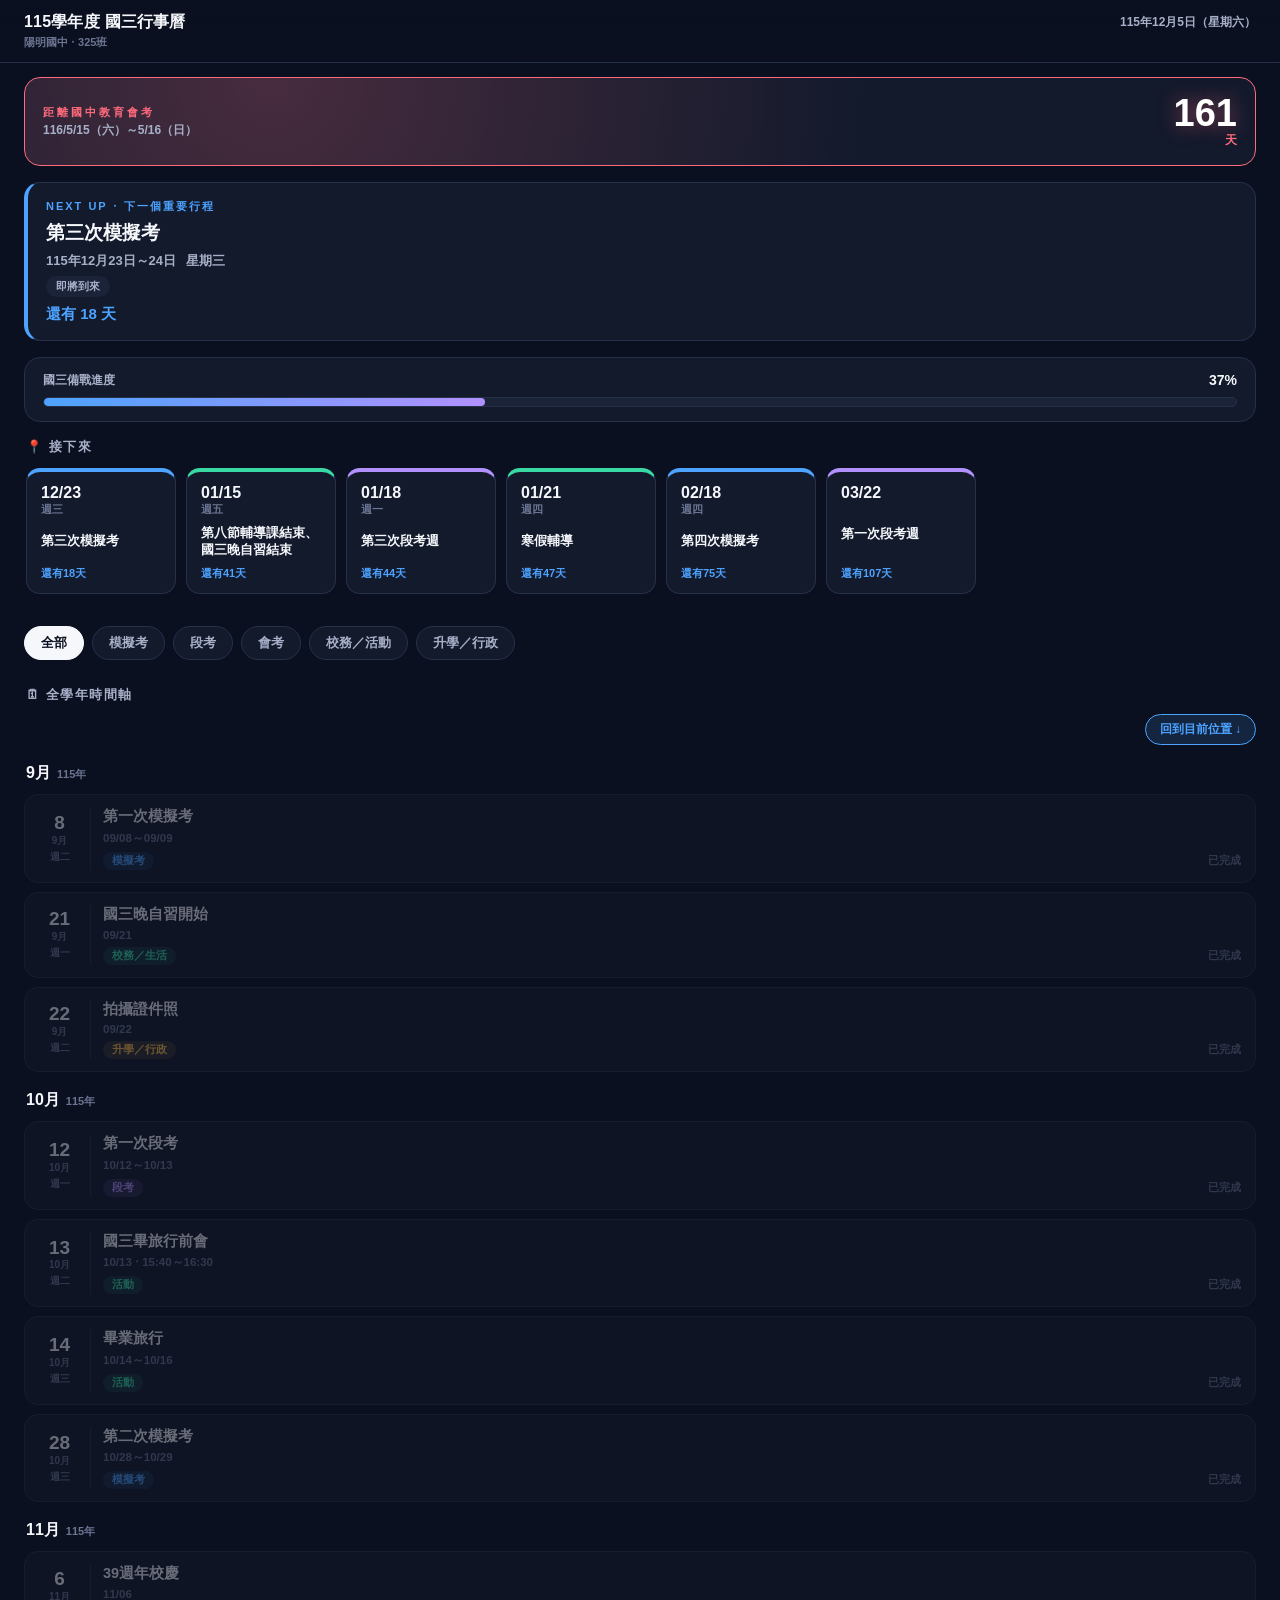
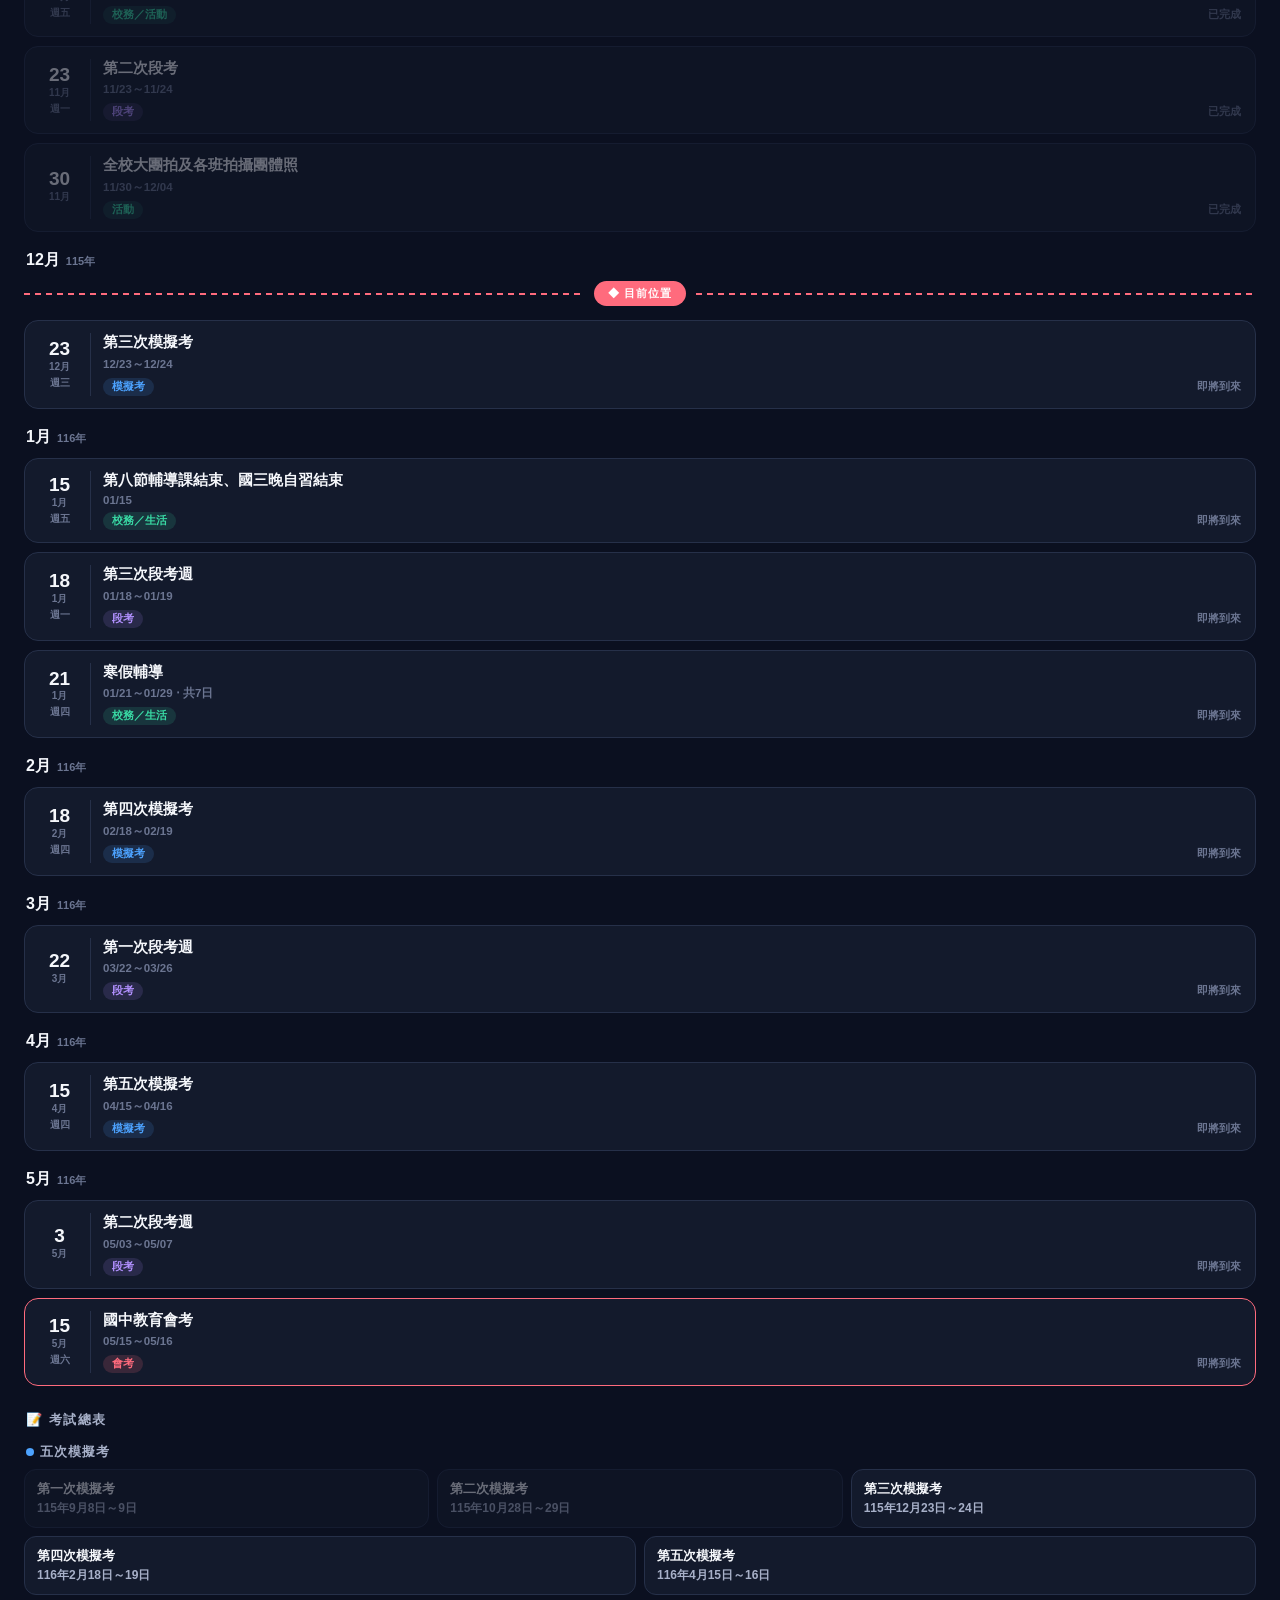
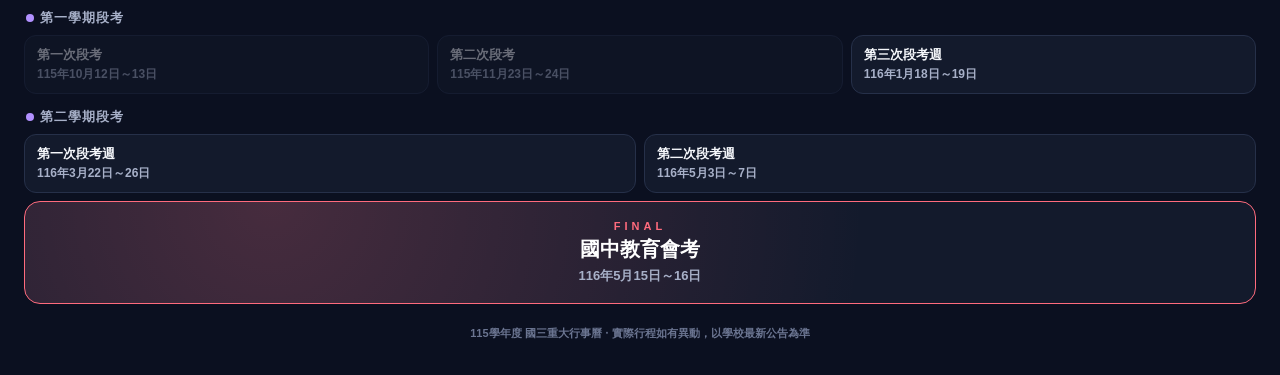
<file: calendar-325.html>
<!DOCTYPE html>
<html lang="zh-Hant">
<head>
<meta charset="UTF-8">
<meta name="viewport" content="width=device-width, initial-scale=1.0, viewport-fit=cover">
<title>115學年度 國三重大行事曆</title>
<style>
  :root{
    --bg:#0b1020;
    --panel:#131a2c;
    --panel-2:#1a2338;
    --line:#263049;
    --ink:#f5f7fb;
    --ink-dim:#a7b0c8;
    --ink-faint:#6b7591;

    --c-mock:#4da3ff;
    --c-mock-bg:rgba(77,163,255,0.14);
    --c-exam:#b291ff;
    --c-exam-bg:rgba(178,145,255,0.14);
    --c-final:#ff6b7d;
    --c-final-bg:rgba(255,107,125,0.16);
    --c-school:#39d9a4;
    --c-school-bg:rgba(57,217,164,0.14);
    --c-admin:#ffbb4d;
    --c-admin-bg:rgba(255,187,77,0.14);

    --font:"Noto Sans TC","PingFang TC","Microsoft JhengHei",sans-serif;
    --safe-bottom: env(safe-area-inset-bottom, 0px);
    --safe-top: env(safe-area-inset-top, 0px);
  }
  *{box-sizing:border-box;-webkit-tap-highlight-color:transparent;}
  html,body{
    margin:0;padding:0;
    background:var(--bg);
    color:var(--ink);
    font-family:var(--font);
    -webkit-font-smoothing:antialiased;
    overflow-x:hidden;
  }
  body{padding-bottom:calc(24px + var(--safe-bottom));}
  a{color:inherit;}

  /* ============ 頂部固定列 ============ */
  .app-header{
    position:sticky;top:0;z-index:50;
    padding:calc(12px + var(--safe-top)) 16px 12px 16px;
    background:linear-gradient(180deg,rgba(11,16,32,0.98),rgba(11,16,32,0.9));
    backdrop-filter:blur(6px);
    border-bottom:1px solid var(--line);
  }
  .app-header .h-top{
    display:flex;align-items:center;justify-content:space-between;gap:8px;
  }
  .app-header .h-title{
    font-size:16px;font-weight:900;letter-spacing:0.2px;
  }
  .app-header .h-date{
    font-size:12px;color:var(--ink-dim);font-weight:600;white-space:nowrap;
  }
  .app-header .h-sub{
    margin-top:2px;font-size:11px;color:var(--ink-faint);font-weight:600;
  }

  main{padding:14px 16px 0 16px;display:flex;flex-direction:column;gap:16px;}

  .section-title{
    font-size:13px;font-weight:900;color:var(--ink-dim);
    letter-spacing:1.5px;margin:0 0 10px 2px;
    display:flex;align-items:center;gap:6px;
  }

  /* ============ 會考倒數 + NEXT UP ============ */
  .hero-final{
    background:radial-gradient(circle at 20% 0%, rgba(255,107,125,0.22), transparent 60%), var(--panel);
    border:1px solid var(--c-final);
    border-radius:16px;
    padding:16px 18px;
    display:flex;align-items:center;gap:14px;
  }
  .hero-final .hf-left{flex:1;min-width:0;}
  .hero-final .hf-tag{font-size:11px;font-weight:900;letter-spacing:3px;color:var(--c-final);}
  .hero-final .hf-date{font-size:12px;color:var(--ink-dim);font-weight:600;margin-top:2px;}
  .hero-final .hf-num{
    flex:0 0 auto;text-align:right;
  }
  .hero-final .hf-num .n{font-size:38px;font-weight:900;color:#fff;line-height:1;text-shadow:0 0 18px rgba(255,107,125,0.5);}
  .hero-final .hf-num .u{font-size:12px;font-weight:800;color:var(--c-final);}

  .hero-next{
    background:var(--panel);
    border:1px solid var(--line);
    border-left:4px solid var(--c-mock);
    border-radius:16px;
    padding:16px 18px;
    display:flex;flex-direction:column;gap:6px;
  }
  .hero-next .hn-eyebrow{font-size:11px;font-weight:900;letter-spacing:2px;color:var(--c-mock);}
  .hero-next .hn-title{font-size:19px;font-weight:900;color:var(--ink);line-height:1.35;}
  .hero-next .hn-meta{display:flex;flex-wrap:wrap;gap:10px;align-items:center;font-size:13px;color:var(--ink-dim);font-weight:600;}
  .hero-next .hn-badge{
    width:fit-content;padding:3px 10px;border-radius:999px;
    font-size:11px;font-weight:800;
  }
  .hero-next .hn-count{font-size:15px;font-weight:900;color:var(--c-mock);margin-top:2px;}

  /* ============ 進度條 ============ */
  .progress-card{
    background:var(--panel);border:1px solid var(--line);border-radius:16px;
    padding:14px 18px;
  }
  .progress-card .pc-row{display:flex;justify-content:space-between;align-items:center;margin-bottom:8px;}
  .progress-card .pc-label{font-size:12px;font-weight:800;color:var(--ink-dim);}
  .progress-card .pc-pct{font-size:14px;font-weight:900;color:var(--ink);}
  .progress-track{height:10px;background:var(--panel-2);border-radius:999px;overflow:hidden;border:1px solid var(--line);}
  .progress-fill{height:100%;background:linear-gradient(90deg,var(--c-mock),var(--c-exam));border-radius:999px;}

  /* ============ 接下來（橫向捲動） ============ */
  .hscroll{
    display:flex;gap:10px;overflow-x:auto;
    padding:2px 2px 8px 2px;
    scroll-snap-type:x proximity;
    -webkit-overflow-scrolling:touch;
  }
  .hscroll::-webkit-scrollbar{display:none;}
  .up-card{
    flex:0 0 auto;width:150px;
    background:var(--panel);border:1px solid var(--line);
    border-top:4px solid var(--ink-faint);
    border-radius:14px;padding:12px 14px;
    scroll-snap-align:start;
    display:flex;flex-direction:column;justify-content:space-between;gap:8px;
    min-height:118px;
  }
  .up-card.cat-mock{border-top-color:var(--c-mock);}
  .up-card.cat-examMid{border-top-color:var(--c-exam);}
  .up-card.cat-final{border-top-color:var(--c-final);background:var(--c-final-bg);}
  .up-card.cat-school{border-top-color:var(--c-school);}
  .up-card.cat-admin{border-top-color:var(--c-admin);}
  .up-card .up-date{font-size:16px;font-weight:900;color:var(--ink);}
  .up-card .up-week{font-size:11px;color:var(--ink-faint);font-weight:700;}
  .up-card .up-title{font-size:13px;font-weight:800;color:var(--ink);line-height:1.3;
    display:-webkit-box;-webkit-line-clamp:2;-webkit-box-orient:vertical;overflow:hidden;}
  .up-card .up-dday{font-size:11px;font-weight:900;color:var(--c-mock);}

  /* ============ 篩選 chips（sticky） ============ */
  .filter-sticky{
    position:sticky;top:calc(64px + var(--safe-top));z-index:40;
    background:var(--bg);
    padding:6px 0 4px 0;
    margin:0 -16px;
  }
  .filter-scroll{
    display:flex;gap:8px;overflow-x:auto;padding:2px 16px 6px 16px;
    -webkit-overflow-scrolling:touch;
  }
  .filter-scroll::-webkit-scrollbar{display:none;}
  .chip{
    flex:0 0 auto;
    appearance:none;border:1px solid var(--line);
    background:var(--panel);color:var(--ink-dim);
    font-family:var(--font);
    padding:7px 16px;border-radius:999px;
    font-size:13px;font-weight:700;
  }
  .chip.active{background:var(--ink);color:var(--bg);border-color:var(--ink);}

  /* ============ 時間軸 ============ */
  .today-jump{
    display:flex;justify-content:flex-end;
  }
  .today-jump button{
    appearance:none;border:1px solid var(--c-mock);
    background:var(--c-mock-bg);color:var(--c-mock);
    font-family:var(--font);font-weight:800;font-size:12px;
    padding:6px 14px;border-radius:999px;
  }

  .month-block{margin-bottom:6px;}
  .month-block h3{
    font-size:16px;font-weight:900;color:var(--ink);
    margin:18px 0 10px 2px;
    display:flex;align-items:baseline;gap:6px;
  }
  .month-block h3 .yr{font-size:11px;color:var(--ink-faint);font-weight:700;}

  .now-marker{
    display:flex;align-items:center;gap:10px;margin:8px 0 14px 0;
  }
  .now-marker::before,.now-marker::after{
    content:"";flex:1;height:2px;
    background:repeating-linear-gradient(90deg,var(--c-final) 0 6px, transparent 6px 11px);
  }
  .now-marker .now-tag{
    background:var(--c-final);color:#fff;font-weight:900;font-size:11px;
    padding:5px 14px;border-radius:999px;letter-spacing:1px;white-space:nowrap;
  }

  .ev-item{
    display:flex;gap:12px;
    background:var(--panel);border:1px solid var(--line);
    border-radius:14px;padding:12px 14px;margin-bottom:9px;
  }
  .ev-item.status-done{opacity:0.4;}
  .ev-item .ev-datebox{
    flex:0 0 52px;text-align:center;
    display:flex;flex-direction:column;justify-content:center;
    border-right:1px solid var(--line);padding-right:10px;
  }
  .ev-item .ev-datebox .d-num{font-size:19px;font-weight:900;color:var(--ink);line-height:1.1;}
  .ev-item .ev-datebox .d-mon{font-size:10px;color:var(--ink-faint);font-weight:700;}
  .ev-item .ev-datebox .d-week{font-size:10px;color:var(--ink-faint);font-weight:700;margin-top:2px;}
  .ev-item .ev-main{flex:1;min-width:0;display:flex;flex-direction:column;gap:4px;}
  .ev-item .ev-title{font-size:14.5px;font-weight:800;color:var(--ink);line-height:1.35;}
  .ev-item .ev-sub{font-size:11.5px;color:var(--ink-faint);font-weight:600;}
  .ev-item .ev-foot{display:flex;justify-content:space-between;align-items:center;margin-top:2px;}
  .ev-item .ev-cat{
    font-size:10.5px;font-weight:800;padding:2px 9px;border-radius:999px;
  }
  .ev-item .ev-status{font-size:10.5px;font-weight:800;color:var(--ink-faint);}
  .ev-item.cat-mock .ev-cat{background:var(--c-mock-bg);color:var(--c-mock);}
  .ev-item.cat-examMid .ev-cat{background:var(--c-exam-bg);color:var(--c-exam);}
  .ev-item.cat-final .ev-cat{background:var(--c-final-bg);color:var(--c-final);}
  .ev-item.cat-school .ev-cat{background:var(--c-school-bg);color:var(--c-school);}
  .ev-item.cat-admin .ev-cat{background:var(--c-admin-bg);color:var(--c-admin);}
  .ev-item.cat-final{border-color:var(--c-final);}

  /* ============ 考試總表 ============ */
  .exam-group{margin-bottom:4px;}
  .exam-group h4{
    font-size:13px;font-weight:900;color:var(--ink-dim);
    letter-spacing:1px;margin:14px 0 8px 2px;
    display:flex;align-items:center;gap:6px;
  }
  .exam-group h4 .dot{width:8px;height:8px;border-radius:50%;}
  .exam-chip-row{display:flex;flex-wrap:wrap;gap:8px;}
  .exam-chip{
    flex:1 1 calc(50% - 8px);min-width:140px;
    background:var(--panel);border:1px solid var(--line);
    border-radius:12px;padding:10px 12px;
  }
  .exam-chip.status-done{opacity:0.4;}
  .exam-chip .ec-title{font-size:13px;font-weight:800;color:var(--ink);}
  .exam-chip .ec-date{font-size:12px;color:var(--ink-dim);font-weight:600;margin-top:2px;}

  .final-block{
    background:radial-gradient(circle at 20% 0%, rgba(255,107,125,0.22), transparent 60%), var(--panel);
    border:1px solid var(--c-final);border-radius:16px;
    padding:18px;text-align:center;margin-top:8px;
  }
  .final-block .fb-tag{font-size:11px;font-weight:900;letter-spacing:4px;color:var(--c-final);}
  .final-block .fb-title{font-size:20px;font-weight:900;color:#fff;margin-top:4px;}
  .final-block .fb-date{font-size:13px;color:var(--ink-dim);font-weight:600;margin-top:4px;}

  footer{
    text-align:center;padding:20px 16px 8px 16px;
    font-size:11px;color:var(--ink-faint);font-weight:600;line-height:1.7;
  }

  /* 較大手機 / 直式平板微調 */
  @media (min-width:480px){
    main{padding-left:24px;padding-right:24px;}
    .app-header{padding-left:24px;padding-right:24px;}
    .exam-chip{flex:1 1 calc(33.333% - 8px);}
  }
</style>
</head>
<body>

  <header class="app-header">
    <div class="h-top">
      <div class="h-title">115學年度 國三行事曆</div>
      <div class="h-date" id="header-date">--</div>
    </div>
    <div class="h-sub">陽明國中 ‧ 325班</div>
  </header>

  <main>

    <!-- 會考倒數 -->
    <div class="hero-final">
      <div class="hf-left">
        <div class="hf-tag">距離國中教育會考</div>
        <div class="hf-date">116/5/15（六）～5/16（日）</div>
      </div>
      <div class="hf-num"><span class="n" id="hf-days">--</span><div class="u">天</div></div>
    </div>

    <!-- 下一個重要行程 -->
    <div class="hero-next">
      <div class="hn-eyebrow">NEXT UP ‧ 下一個重要行程</div>
      <div class="hn-title" id="nu-title">--</div>
      <div class="hn-meta">
        <span id="nu-date">--</span>
        <span id="nu-week"></span>
        <span id="nu-time"></span>
      </div>
      <div class="hn-badge" id="nu-badge"></div>
      <div class="hn-count" id="nu-count">--</div>
    </div>

    <!-- 進度條 -->
    <div class="progress-card">
      <div class="pc-row">
        <div class="pc-label">國三備戰進度</div>
        <div class="pc-pct" id="pg-pct">0%</div>
      </div>
      <div class="progress-track"><div class="progress-fill" id="pg-fill" style="width:0%"></div></div>
    </div>

    <!-- 接下來（橫向捲動） -->
    <section>
      <div class="section-title">📍 接下來</div>
      <div class="hscroll" id="up-hscroll"></div>
    </section>

    <!-- 篩選 -->
    <div class="filter-sticky">
      <div class="filter-scroll" id="filter-scroll"></div>
    </div>

    <!-- 完整時間軸 -->
    <section>
      <div class="section-title">🗓 全學年時間軸</div>
      <div class="today-jump"><button id="jump-today-btn">回到目前位置 ↓</button></div>
      <div id="timeline-body"></div>
    </section>

    <!-- 考試總表 -->
    <section>
      <div class="section-title">📝 考試總表</div>

      <div class="exam-group">
        <h4><span class="dot" style="background:var(--c-mock)"></span>五次模擬考</h4>
        <div class="exam-chip-row" id="exam-mock-row"></div>
      </div>

      <div class="exam-group">
        <h4><span class="dot" style="background:var(--c-exam)"></span>第一學期段考</h4>
        <div class="exam-chip-row" id="exam-mid1-row"></div>
      </div>

      <div class="exam-group">
        <h4><span class="dot" style="background:var(--c-exam)"></span>第二學期段考</h4>
        <div class="exam-chip-row" id="exam-mid2-row"></div>
      </div>

      <div class="final-block" id="final-block"></div>
    </section>

  </main>

  <footer>
    115學年度 國三重大行事曆 ‧ 實際行程如有異動，以學校最新公告為準
  </footer>

<script>
/* ======================================================================
   1. EVENT DATA（與其他版本共用同一份正式資料，未新增或刪改任何事件）
   ====================================================================== */
const events = [
  { id:"mock-01", title:"第一次模擬考", start:"2026-09-08", end:"2026-09-09", category:"mock", categoryLabel:"模擬考", importance:4 },
  { id:"mock-02", title:"第二次模擬考", start:"2026-10-28", end:"2026-10-29", category:"mock", categoryLabel:"模擬考", importance:4 },
  { id:"mock-03", title:"第三次模擬考", start:"2026-12-23", end:"2026-12-24", category:"mock", categoryLabel:"模擬考", importance:4 },
  { id:"mock-04", title:"第四次模擬考", start:"2027-02-18", end:"2027-02-19", category:"mock", categoryLabel:"模擬考", importance:4 },
  { id:"mock-05", title:"第五次模擬考", start:"2027-04-15", end:"2027-04-16", category:"mock", categoryLabel:"模擬考", importance:4 },

  { id:"exam-s1-01", title:"第一次段考", start:"2026-10-12", end:"2026-10-13", category:"examMid", categoryLabel:"段考", importance:4 },
  { id:"exam-s1-02", title:"第二次段考", start:"2026-11-23", end:"2026-11-24", category:"examMid", categoryLabel:"段考", importance:4 },
  { id:"exam-s1-03", title:"第三次段考週", start:"2027-01-18", end:"2027-01-19", category:"examMid", categoryLabel:"段考", importance:4 },

  { id:"exam-s2-01", title:"第一次段考週", start:"2027-03-22", end:"2027-03-26", category:"examMid", categoryLabel:"段考", importance:4, noWeekday:true },
  { id:"exam-s2-02", title:"第二次段考週", start:"2027-05-03", end:"2027-05-07", category:"examMid", categoryLabel:"段考", importance:4, noWeekday:true },

  { id:"final-exam", title:"國中教育會考", start:"2027-05-15", end:"2027-05-16", category:"final", categoryLabel:"會考", importance:5 },

  { id:"night-study-start", title:"國三晚自習開始", start:"2026-09-21", end:"2026-09-21", category:"school", categoryLabel:"校務／生活", importance:2 },
  { id:"id-photo", title:"拍攝證件照", start:"2026-09-22", end:"2026-09-22", category:"admin", categoryLabel:"升學／行政", importance:2 },
  { id:"trip-meeting", title:"國三畢旅行前會", start:"2026-10-13", end:"2026-10-13", category:"school", categoryLabel:"活動", importance:3, time:"15:40～16:30" },
  { id:"grad-trip", title:"畢業旅行", start:"2026-10-14", end:"2026-10-16", category:"school", categoryLabel:"活動", importance:3 },
  { id:"anniversary", title:"39週年校慶", start:"2026-11-06", end:"2026-11-06", category:"school", categoryLabel:"校務／活動", importance:2 },
  { id:"group-photo", title:"全校大團拍及各班拍攝團體照", start:"2026-11-30", end:"2026-12-04", category:"school", categoryLabel:"活動", importance:2, noWeekday:true },
  { id:"night-study-end", title:"第八節輔導課結束、國三晚自習結束", start:"2027-01-15", end:"2027-01-15", category:"school", categoryLabel:"校務／生活", importance:2 },
  { id:"winter-tutoring", title:"寒假輔導", start:"2027-01-21", end:"2027-01-29", category:"school", categoryLabel:"校務／生活", importance:3,
    datesList:["2027-01-21","2027-01-22","2027-01-25","2027-01-26","2027-01-27","2027-01-28","2027-01-29"] }
];

const EXAM_TARGET = "2027-05-15";
const PREP_START  = "2026-09-01";
const PREP_END    = "2027-05-15";
const EXAM_CATEGORIES = ["mock","examMid","final"];

/* ======================================================================
   2. DATE UTILITIES
   ====================================================================== */
function pad2(n){ return n < 10 ? "0" + n : "" + n; }
function toDate(str){ const [y,m,d] = str.split("-").map(Number); return new Date(y, m-1, d); }
function todayDate(){ const t = new Date(); return new Date(t.getFullYear(), t.getMonth(), t.getDate()); }
function toROCYear(y){ return y - 1911; }
function formatROCDate(dateStr){
  const d = toDate(dateStr);
  return toROCYear(d.getFullYear()) + "年" + (d.getMonth()+1) + "月" + d.getDate() + "日";
}
function formatROCShort(dateStr){
  const d = toDate(dateStr);
  return pad2(d.getMonth()+1) + "/" + pad2(d.getDate());
}
function formatROCDateRange(startStr, endStr){
  if(!endStr || endStr === startStr) return formatROCDate(startStr);
  const s = toDate(startStr), e = toDate(endStr);
  if(s.getFullYear() === e.getFullYear() && s.getMonth() === e.getMonth()){
    return toROCYear(s.getFullYear()) + "年" + (s.getMonth()+1) + "月" + s.getDate() + "日～" + e.getDate() + "日";
  } else if(s.getFullYear() === e.getFullYear()){
    return toROCYear(s.getFullYear()) + "年" + (s.getMonth()+1) + "月" + s.getDate() + "日～" + (e.getMonth()+1) + "月" + e.getDate() + "日";
  } else {
    return formatROCDate(startStr) + "～" + formatROCDate(endStr);
  }
}
const WEEKDAY_NAMES = ["日","一","二","三","四","五","六"];
const WEEKDAY_NAMES_FULL = ["星期日","星期一","星期二","星期三","星期四","星期五","星期六"];
function formatWeekdayShort(dateStr){ return "週" + WEEKDAY_NAMES[toDate(dateStr).getDay()]; }
function formatWeekdayFull(dateStr){ return WEEKDAY_NAMES_FULL[toDate(dateStr).getDay()]; }
function calculateDaysRemaining(dateStr){
  return Math.round((toDate(dateStr) - todayDate()) / 86400000);
}

/* ======================================================================
   3. STATUS CALCULATION
   ====================================================================== */
function getEventStatus(ev){
  const today = todayDate();
  const start = toDate(ev.start);
  const end = ev.end ? toDate(ev.end) : start;
  if(today.getTime() > end.getTime()) return "done";
  if(today.getTime() >= start.getTime() && today.getTime() <= end.getTime()){
    return start.getTime() === end.getTime() ? "today" : "ongoing";
  }
  const diffDays = Math.round((start - today) / 86400000);
  if(diffDays === 1) return "tomorrow";
  return "upcoming";
}
function statusLabel(status){
  switch(status){
    case "done": return "已完成";
    case "today": return "TODAY";
    case "tomorrow": return "明天";
    case "ongoing": return "進行中";
    case "upcoming": return "即將到來";
    default: return "";
  }
}
function statusBadgeStyle(status){
  switch(status){
    case "today": return { bg:"#ffffff", fg:"#0b1020" };
    case "tomorrow": return { bg:"var(--c-admin-bg)", fg:"var(--c-admin)" };
    case "ongoing": return { bg:"var(--c-mock-bg)", fg:"var(--c-mock)" };
    default: return { bg:"var(--panel-2)", fg:"var(--ink-dim)" };
  }
}

/* ======================================================================
   4. SORTING
   ====================================================================== */
function sortByStart(list){ return [...list].sort((a,b) => toDate(a.start) - toDate(b.start)); }
function getNotDoneSorted(){ return sortByStart(events.filter(ev => getEventStatus(ev) !== "done")); }

/* ======================================================================
   5. HEADER / NEXT UP / PROGRESS
   ====================================================================== */
function renderHeader(){
  const t = todayDate();
  const iso = t.getFullYear() + "-" + pad2(t.getMonth()+1) + "-" + pad2(t.getDate());
  document.getElementById("header-date").textContent = formatROCDate(iso) + "（" + formatWeekdayFull(iso) + "）";
}

function renderFinalCountdown(){
  const days = calculateDaysRemaining(EXAM_TARGET);
  document.getElementById("hf-days").textContent = days > 0 ? days : (days === 0 ? "0" : "已結束");
}

function renderNextUp(){
  const nu = getNotDoneSorted()[0];
  if(!nu){
    document.getElementById("nu-title").textContent = "本學年重要行程已全部完成";
    document.getElementById("nu-date").textContent = "";
    document.getElementById("nu-week").textContent = "";
    document.getElementById("nu-time").textContent = "";
    document.getElementById("nu-badge").textContent = "";
    document.getElementById("nu-count").textContent = "";
    return;
  }
  const status = getEventStatus(nu);
  document.getElementById("nu-title").textContent = nu.title;
  document.getElementById("nu-date").textContent = formatROCDateRange(nu.start, nu.end);
  document.getElementById("nu-week").textContent = nu.noWeekday ? "" : formatWeekdayFull(nu.start);
  document.getElementById("nu-time").textContent = nu.time || "";
  const badge = document.getElementById("nu-badge");
  const col = statusBadgeStyle(status);
  badge.textContent = statusLabel(status);
  badge.style.background = col.bg;
  badge.style.color = col.fg;
  document.getElementById("nu-count").textContent =
    status === "today" ? "就在今天" : status === "ongoing" ? "進行中" : ("還有 " + calculateDaysRemaining(nu.start) + " 天");
}

function renderProgress(){
  const start = toDate(PREP_START).getTime();
  const end = toDate(PREP_END).getTime();
  const now = todayDate().getTime();
  const pct = Math.round(Math.max(0, Math.min(100, ((now - start) / (end - start)) * 100)));
  document.getElementById("pg-fill").style.width = pct + "%";
  document.getElementById("pg-pct").textContent = pct + "%";
}

/* ======================================================================
   6. 接下來（橫向捲動卡片）
   ====================================================================== */
function renderUpHscroll(){
  const list = getNotDoneSorted().slice(0, 6);
  const wrap = document.getElementById("up-hscroll");
  wrap.innerHTML = "";
  list.forEach(ev => {
    const status = getEventStatus(ev);
    const card = document.createElement("div");
    card.className = "up-card cat-" + ev.category;
    const week = ev.noWeekday ? "" : formatWeekdayShort(ev.start);
    const dday = status === "today" ? "TODAY" : status === "tomorrow" ? "明天" : status === "ongoing" ? "進行中" : ("還有" + calculateDaysRemaining(ev.start) + "天");
    card.innerHTML =
      '<div><div class="up-date">' + formatROCShort(ev.start) + '</div><div class="up-week">' + week + '</div></div>' +
      '<div class="up-title">' + ev.title + '</div>' +
      '<div class="up-dday">' + dday + '</div>';
    wrap.appendChild(card);
  });
}

/* ======================================================================
   7. 篩選 chips
   ====================================================================== */
const FILTERS = [
  { key:"all", label:"全部" },
  { key:"mock", label:"模擬考" },
  { key:"examMid", label:"段考" },
  { key:"final", label:"會考" },
  { key:"school", label:"校務／活動" },
  { key:"admin", label:"升學／行政" }
];
let currentFilter = "all";

function renderFilterChips(){
  const wrap = document.getElementById("filter-scroll");
  wrap.innerHTML = "";
  FILTERS.forEach(f => {
    const btn = document.createElement("button");
    btn.className = "chip" + (f.key === currentFilter ? " active" : "");
    btn.textContent = f.label;
    btn.addEventListener("click", () => {
      currentFilter = f.key;
      renderFilterChips();
      renderTimeline();
    });
    wrap.appendChild(btn);
  });
}

/* ======================================================================
   8. 時間軸（依月份分段，含 NOW 標記）
   ====================================================================== */
const TIMELINE_MONTHS = [
  { key:"2026-09", label:"9月",  year:2026 },
  { key:"2026-10", label:"10月", year:2026 },
  { key:"2026-11", label:"11月", year:2026 },
  { key:"2026-12", label:"12月", year:2026 },
  { key:"2027-01", label:"1月",  year:2027 },
  { key:"2027-02", label:"2月",  year:2027 },
  { key:"2027-03", label:"3月",  year:2027 },
  { key:"2027-04", label:"4月",  year:2027 },
  { key:"2027-05", label:"5月",  year:2027 }
];
function eventMonthKey(ev){
  const d = toDate(ev.start);
  return d.getFullYear() + "-" + pad2(d.getMonth() + 1);
}

function buildEvItem(ev){
  const status = getEventStatus(ev);
  const item = document.createElement("div");
  item.className = "ev-item cat-" + ev.category + (status === "done" ? " status-done" : "");
  const d = toDate(ev.start);
  const week = ev.noWeekday ? "" : formatWeekdayShort(ev.start);
  let sub = formatROCShort(ev.start) + (ev.end && ev.end !== ev.start ? "～" + formatROCShort(ev.end) : "");
  if(ev.time) sub += " ‧ " + ev.time;
  if(ev.datesList) sub += " ‧ 共" + ev.datesList.length + "日";
  item.innerHTML =
    '<div class="ev-datebox"><div class="d-num">' + d.getDate() + '</div><div class="d-mon">' + (d.getMonth()+1) + '月</div><div class="d-week">' + week + '</div></div>' +
    '<div class="ev-main">' +
      '<div class="ev-title">' + ev.title + '</div>' +
      '<div class="ev-sub">' + sub + '</div>' +
      '<div class="ev-foot"><span class="ev-cat">' + ev.categoryLabel + '</span><span class="ev-status">' + statusLabel(status) + '</span></div>' +
    '</div>';
  return item;
}

function renderTimeline(){
  const body = document.getElementById("timeline-body");
  body.innerHTML = "";

  const filtered = currentFilter === "all" ? events : events.filter(ev => ev.category === currentFilter);
  const sorted = sortByStart(filtered);

  const firstNotDoneId = (() => {
    const nd = sortByStart(events.filter(ev => getEventStatus(ev) !== "done"))[0];
    return nd ? nd.id : null;
  })();
  let nowInserted = false;

  TIMELINE_MONTHS.forEach(m => {
    const monthEvents = sorted.filter(ev => eventMonthKey(ev) === m.key);
    if(monthEvents.length === 0 && currentFilter !== "all") return;

    const block = document.createElement("div");
    block.className = "month-block";
    block.innerHTML = '<h3>' + m.label + '<span class="yr">' + toROCYear(m.year) + '年</span></h3>';

    if(!nowInserted && firstNotDoneId && monthEvents.some(ev => ev.id === firstNotDoneId)){
      const marker = document.createElement("div");
      marker.className = "now-marker";
      marker.id = "now-marker-anchor";
      marker.innerHTML = '<div class="now-tag">◆ 目前位置</div>';
      block.appendChild(marker);
      nowInserted = true;
    }

    if(monthEvents.length === 0){
      const empty = document.createElement("div");
      empty.style.cssText = "color:var(--ink-faint);font-size:12.5px;padding:4px 2px 10px 2px;";
      empty.textContent = "本月無列入之重大行程";
      block.appendChild(empty);
    } else {
      monthEvents.forEach(ev => block.appendChild(buildEvItem(ev)));
    }
    body.appendChild(block);
  });

  if(!nowInserted){
    const marker = document.createElement("div");
    marker.className = "now-marker";
    marker.id = "now-marker-anchor";
    marker.innerHTML = '<div class="now-tag">◆ 目前位置</div>';
    body.appendChild(marker);
  }
}

document.getElementById("jump-today-btn").addEventListener("click", () => {
  const anchor = document.getElementById("now-marker-anchor");
  if(anchor) anchor.scrollIntoView({ behavior:"smooth", block:"center" });
});

/* ======================================================================
   9. 考試總表
   ====================================================================== */
function buildExamChip(ev){
  const status = getEventStatus(ev);
  const chip = document.createElement("div");
  chip.className = "exam-chip" + (status === "done" ? " status-done" : "");
  chip.innerHTML =
    '<div class="ec-title">' + ev.title + '</div>' +
    '<div class="ec-date">' + formatROCDateRange(ev.start, ev.end) + '</div>';
  return chip;
}

function renderExamSummary(){
  const mockRow = document.getElementById("exam-mock-row");
  const mid1Row = document.getElementById("exam-mid1-row");
  const mid2Row = document.getElementById("exam-mid2-row");
  mockRow.innerHTML = ""; mid1Row.innerHTML = ""; mid2Row.innerHTML = "";

  sortByStart(events.filter(ev => ev.category === "mock")).forEach(ev => mockRow.appendChild(buildExamChip(ev)));

  const mid = sortByStart(events.filter(ev => ev.category === "examMid"));
  mid.filter(ev => toDate(ev.start) < toDate("2027-02-01")).forEach(ev => mid1Row.appendChild(buildExamChip(ev)));
  mid.filter(ev => toDate(ev.start) >= toDate("2027-02-01")).forEach(ev => mid2Row.appendChild(buildExamChip(ev)));

  const finalEv = events.find(ev => ev.category === "final");
  document.getElementById("final-block").innerHTML =
    '<div class="fb-tag">FINAL</div>' +
    '<div class="fb-title">' + finalEv.title + '</div>' +
    '<div class="fb-date">' + formatROCDateRange(finalEv.start, finalEv.end) + '</div>';
}

/* ======================================================================
   INIT
   ====================================================================== */
(function init(){
  renderHeader();
  renderFinalCountdown();
  renderNextUp();
  renderProgress();
  renderUpHscroll();
  renderFilterChips();
  renderTimeline();
  renderExamSummary();

  setInterval(() => {
    renderHeader();
    renderFinalCountdown();
    renderNextUp();
    renderProgress();
  }, 60000);
})();
</script>
</body>
</html>
</file>
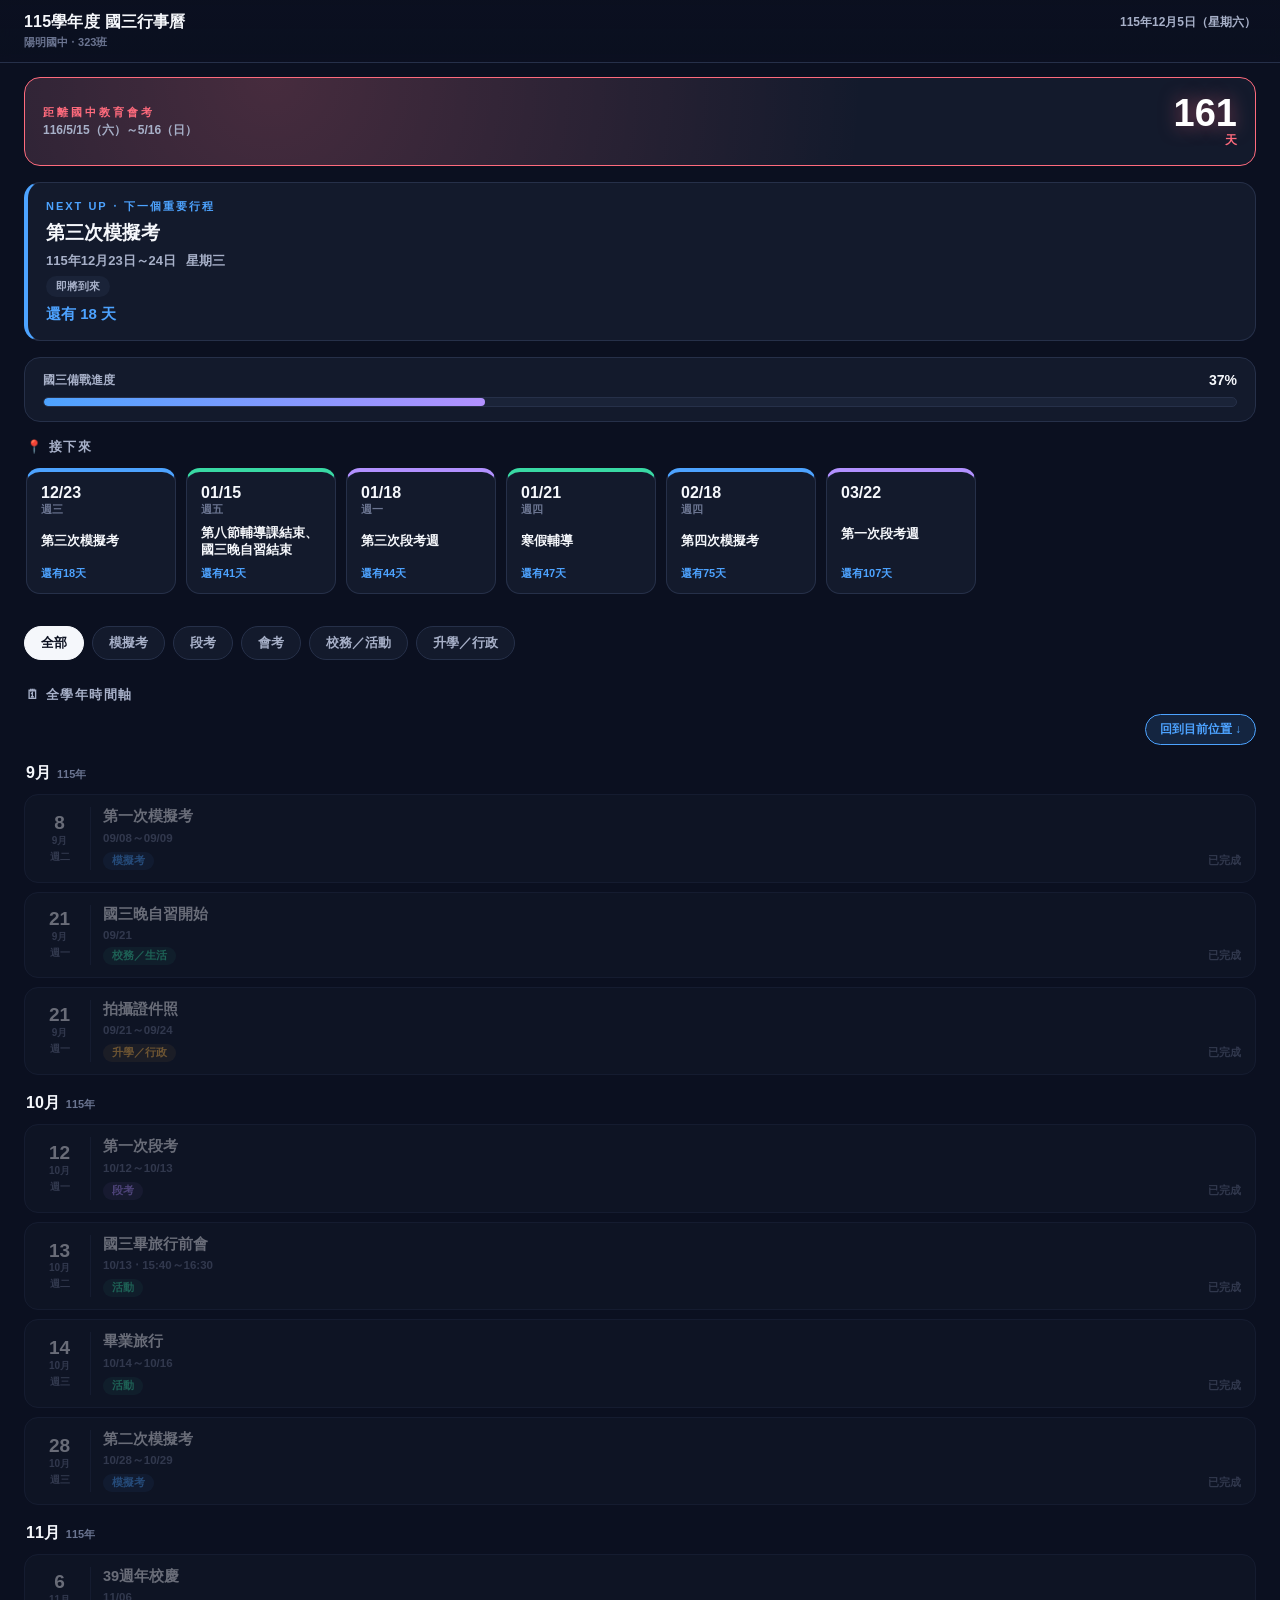
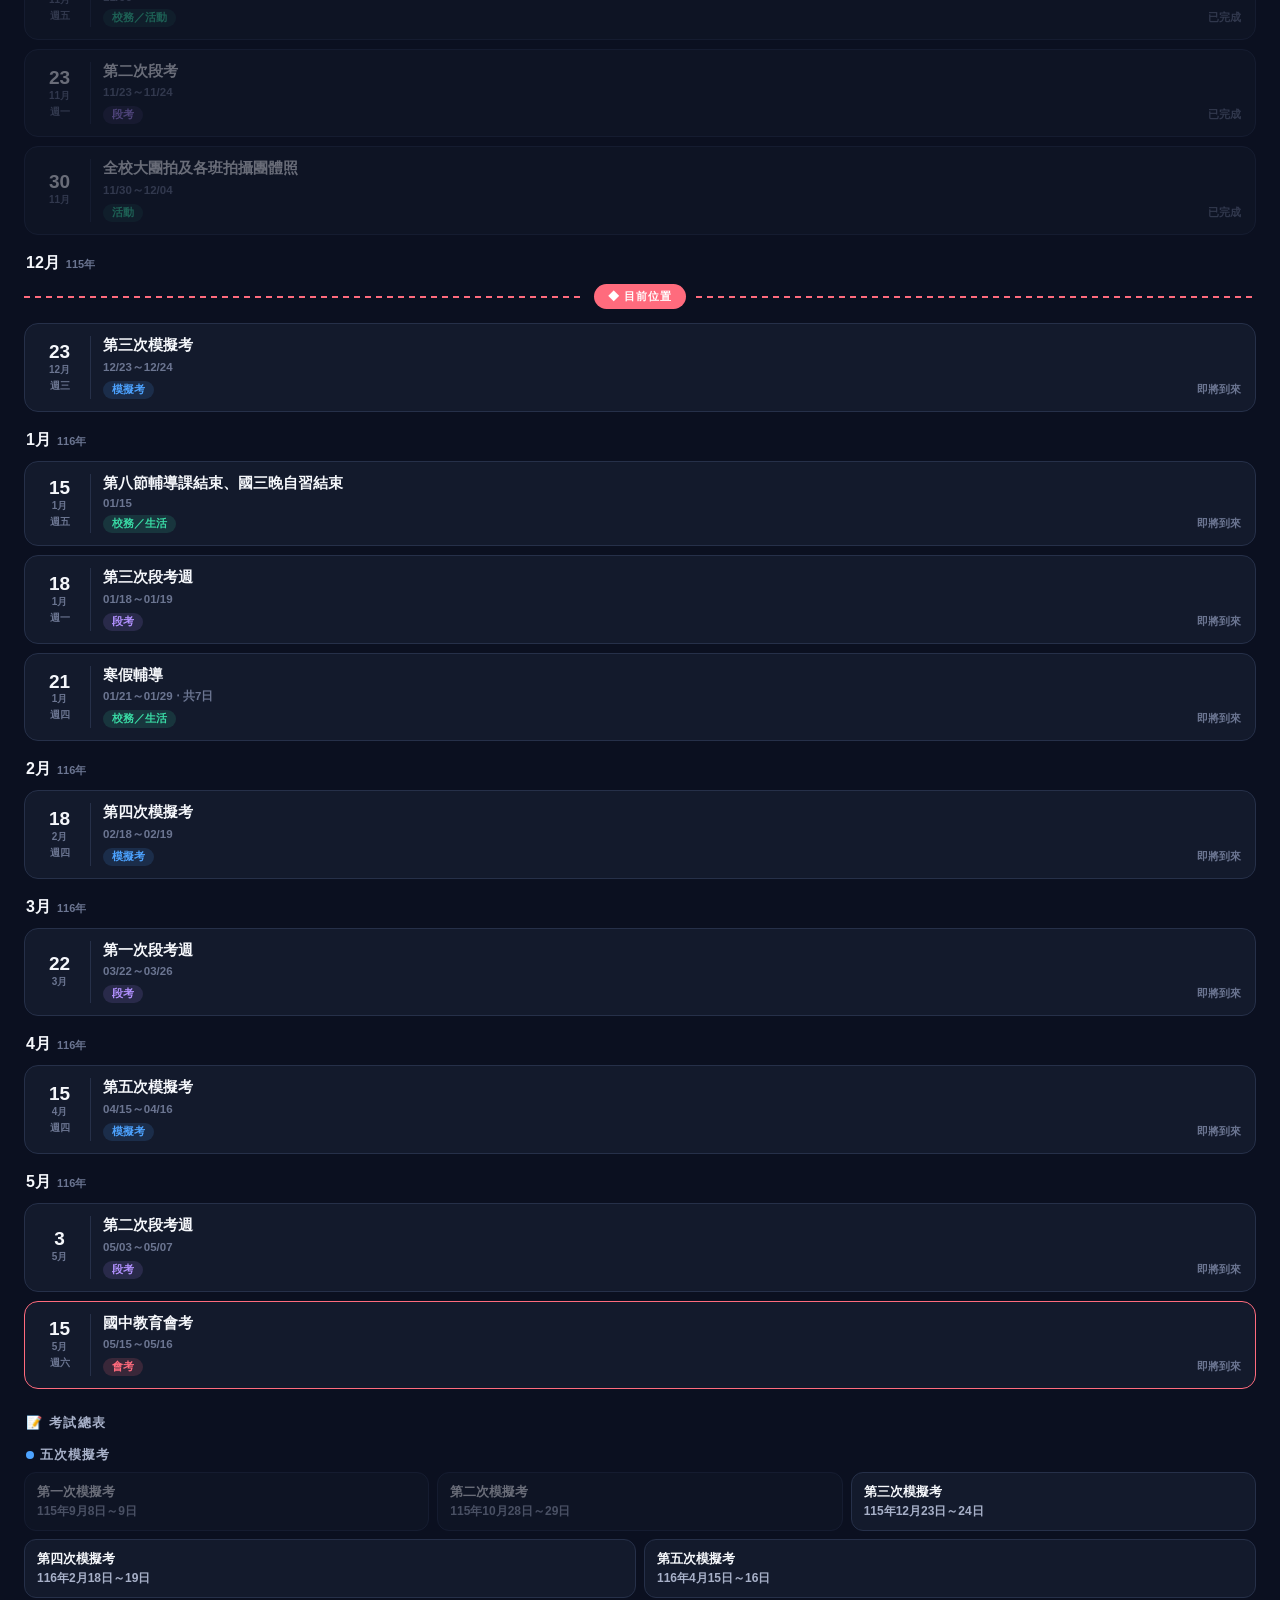
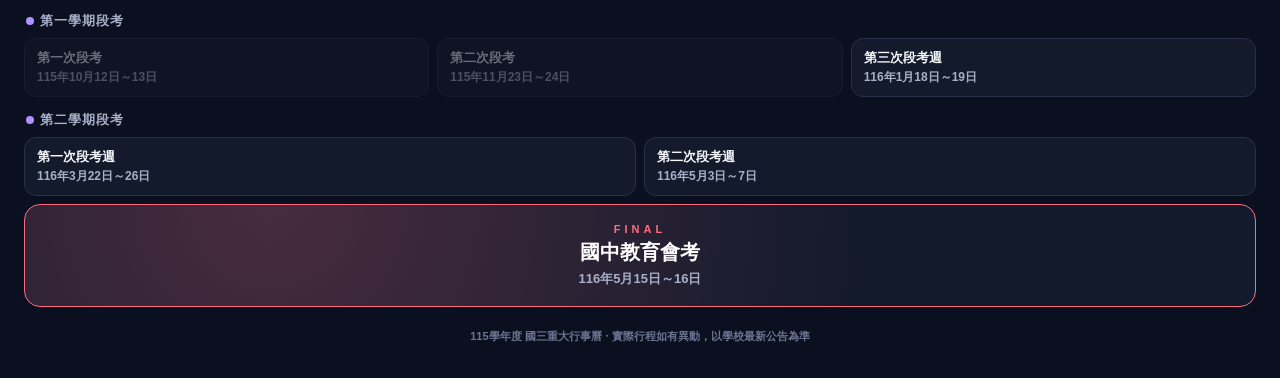
<file: calendar-phone.html>
<!DOCTYPE html>
<html lang="zh-Hant">
<head>
<meta charset="UTF-8">
<meta name="viewport" content="width=device-width, initial-scale=1.0, viewport-fit=cover">
<title>115學年度 國三重大行事曆</title>
<style>
  :root{
    --bg:#0b1020;
    --panel:#131a2c;
    --panel-2:#1a2338;
    --line:#263049;
    --ink:#f5f7fb;
    --ink-dim:#a7b0c8;
    --ink-faint:#6b7591;

    --c-mock:#4da3ff;
    --c-mock-bg:rgba(77,163,255,0.14);
    --c-exam:#b291ff;
    --c-exam-bg:rgba(178,145,255,0.14);
    --c-final:#ff6b7d;
    --c-final-bg:rgba(255,107,125,0.16);
    --c-school:#39d9a4;
    --c-school-bg:rgba(57,217,164,0.14);
    --c-admin:#ffbb4d;
    --c-admin-bg:rgba(255,187,77,0.14);

    --font:"Noto Sans TC","PingFang TC","Microsoft JhengHei",sans-serif;
    --safe-bottom: env(safe-area-inset-bottom, 0px);
    --safe-top: env(safe-area-inset-top, 0px);
  }
  *{box-sizing:border-box;-webkit-tap-highlight-color:transparent;}
  html,body{
    margin:0;padding:0;
    background:var(--bg);
    color:var(--ink);
    font-family:var(--font);
    -webkit-font-smoothing:antialiased;
    overflow-x:hidden;
  }
  body{padding-bottom:calc(24px + var(--safe-bottom));}
  a{color:inherit;}

  /* ============ 頂部固定列 ============ */
  .app-header{
    position:sticky;top:0;z-index:50;
    padding:calc(12px + var(--safe-top)) 16px 12px 16px;
    background:linear-gradient(180deg,rgba(11,16,32,0.98),rgba(11,16,32,0.9));
    backdrop-filter:blur(6px);
    border-bottom:1px solid var(--line);
  }
  .app-header .h-top{
    display:flex;align-items:center;justify-content:space-between;gap:8px;
  }
  .app-header .h-title{
    font-size:16px;font-weight:900;letter-spacing:0.2px;
  }
  .app-header .h-date{
    font-size:12px;color:var(--ink-dim);font-weight:600;white-space:nowrap;
  }
  .app-header .h-sub{
    margin-top:2px;font-size:11px;color:var(--ink-faint);font-weight:600;
  }

  main{padding:14px 16px 0 16px;display:flex;flex-direction:column;gap:16px;}

  .section-title{
    font-size:13px;font-weight:900;color:var(--ink-dim);
    letter-spacing:1.5px;margin:0 0 10px 2px;
    display:flex;align-items:center;gap:6px;
  }

  /* ============ 會考倒數 + NEXT UP ============ */
  .hero-final{
    background:radial-gradient(circle at 20% 0%, rgba(255,107,125,0.22), transparent 60%), var(--panel);
    border:1px solid var(--c-final);
    border-radius:16px;
    padding:16px 18px;
    display:flex;align-items:center;gap:14px;
  }
  .hero-final .hf-left{flex:1;min-width:0;}
  .hero-final .hf-tag{font-size:11px;font-weight:900;letter-spacing:3px;color:var(--c-final);}
  .hero-final .hf-date{font-size:12px;color:var(--ink-dim);font-weight:600;margin-top:2px;}
  .hero-final .hf-num{
    flex:0 0 auto;text-align:right;
  }
  .hero-final .hf-num .n{font-size:38px;font-weight:900;color:#fff;line-height:1;text-shadow:0 0 18px rgba(255,107,125,0.5);}
  .hero-final .hf-num .u{font-size:12px;font-weight:800;color:var(--c-final);}

  .hero-next{
    background:var(--panel);
    border:1px solid var(--line);
    border-left:4px solid var(--c-mock);
    border-radius:16px;
    padding:16px 18px;
    display:flex;flex-direction:column;gap:6px;
  }
  .hero-next .hn-eyebrow{font-size:11px;font-weight:900;letter-spacing:2px;color:var(--c-mock);}
  .hero-next .hn-title{font-size:19px;font-weight:900;color:var(--ink);line-height:1.35;}
  .hero-next .hn-meta{display:flex;flex-wrap:wrap;gap:10px;align-items:center;font-size:13px;color:var(--ink-dim);font-weight:600;}
  .hero-next .hn-badge{
    width:fit-content;padding:3px 10px;border-radius:999px;
    font-size:11px;font-weight:800;
  }
  .hero-next .hn-count{font-size:15px;font-weight:900;color:var(--c-mock);margin-top:2px;}

  /* ============ 進度條 ============ */
  .progress-card{
    background:var(--panel);border:1px solid var(--line);border-radius:16px;
    padding:14px 18px;
  }
  .progress-card .pc-row{display:flex;justify-content:space-between;align-items:center;margin-bottom:8px;}
  .progress-card .pc-label{font-size:12px;font-weight:800;color:var(--ink-dim);}
  .progress-card .pc-pct{font-size:14px;font-weight:900;color:var(--ink);}
  .progress-track{height:10px;background:var(--panel-2);border-radius:999px;overflow:hidden;border:1px solid var(--line);}
  .progress-fill{height:100%;background:linear-gradient(90deg,var(--c-mock),var(--c-exam));border-radius:999px;}

  /* ============ 接下來（橫向捲動） ============ */
  .hscroll{
    display:flex;gap:10px;overflow-x:auto;
    padding:2px 2px 8px 2px;
    scroll-snap-type:x proximity;
    -webkit-overflow-scrolling:touch;
  }
  .hscroll::-webkit-scrollbar{display:none;}
  .up-card{
    flex:0 0 auto;width:150px;
    background:var(--panel);border:1px solid var(--line);
    border-top:4px solid var(--ink-faint);
    border-radius:14px;padding:12px 14px;
    scroll-snap-align:start;
    display:flex;flex-direction:column;justify-content:space-between;gap:8px;
    min-height:118px;
  }
  .up-card.cat-mock{border-top-color:var(--c-mock);}
  .up-card.cat-examMid{border-top-color:var(--c-exam);}
  .up-card.cat-final{border-top-color:var(--c-final);background:var(--c-final-bg);}
  .up-card.cat-school{border-top-color:var(--c-school);}
  .up-card.cat-admin{border-top-color:var(--c-admin);}
  .up-card .up-date{font-size:16px;font-weight:900;color:var(--ink);}
  .up-card .up-week{font-size:11px;color:var(--ink-faint);font-weight:700;}
  .up-card .up-title{font-size:13px;font-weight:800;color:var(--ink);line-height:1.3;
    display:-webkit-box;-webkit-line-clamp:2;-webkit-box-orient:vertical;overflow:hidden;}
  .up-card .up-dday{font-size:11px;font-weight:900;color:var(--c-mock);}

  /* ============ 篩選 chips（sticky） ============ */
  .filter-sticky{
    position:sticky;top:calc(64px + var(--safe-top));z-index:40;
    background:var(--bg);
    padding:6px 0 4px 0;
    margin:0 -16px;
  }
  .filter-scroll{
    display:flex;gap:8px;overflow-x:auto;padding:2px 16px 6px 16px;
    -webkit-overflow-scrolling:touch;
  }
  .filter-scroll::-webkit-scrollbar{display:none;}
  .chip{
    flex:0 0 auto;
    appearance:none;border:1px solid var(--line);
    background:var(--panel);color:var(--ink-dim);
    font-family:var(--font);
    padding:7px 16px;border-radius:999px;
    font-size:13px;font-weight:700;
  }
  .chip.active{background:var(--ink);color:var(--bg);border-color:var(--ink);}

  /* ============ 時間軸 ============ */
  .today-jump{
    display:flex;justify-content:flex-end;
  }
  .today-jump button{
    appearance:none;border:1px solid var(--c-mock);
    background:var(--c-mock-bg);color:var(--c-mock);
    font-family:var(--font);font-weight:800;font-size:12px;
    padding:6px 14px;border-radius:999px;
  }

  .month-block{margin-bottom:6px;}
  .month-block h3{
    font-size:16px;font-weight:900;color:var(--ink);
    margin:18px 0 10px 2px;
    display:flex;align-items:baseline;gap:6px;
  }
  .month-block h3 .yr{font-size:11px;color:var(--ink-faint);font-weight:700;}

  .now-marker{
    display:flex;align-items:center;gap:10px;margin:8px 0 14px 0;
  }
  .now-marker::before,.now-marker::after{
    content:"";flex:1;height:2px;
    background:repeating-linear-gradient(90deg,var(--c-final) 0 6px, transparent 6px 11px);
  }
  .now-marker .now-tag{
    background:var(--c-final);color:#fff;font-weight:900;font-size:11px;
    padding:5px 14px;border-radius:999px;letter-spacing:1px;white-space:nowrap;
  }

  .ev-item{
    display:flex;gap:12px;
    background:var(--panel);border:1px solid var(--line);
    border-radius:14px;padding:12px 14px;margin-bottom:9px;
  }
  .ev-item.status-done{opacity:0.4;}
  .ev-item .ev-datebox{
    flex:0 0 52px;text-align:center;
    display:flex;flex-direction:column;justify-content:center;
    border-right:1px solid var(--line);padding-right:10px;
  }
  .ev-item .ev-datebox .d-num{font-size:19px;font-weight:900;color:var(--ink);line-height:1.1;}
  .ev-item .ev-datebox .d-mon{font-size:10px;color:var(--ink-faint);font-weight:700;}
  .ev-item .ev-datebox .d-week{font-size:10px;color:var(--ink-faint);font-weight:700;margin-top:2px;}
  .ev-item .ev-main{flex:1;min-width:0;display:flex;flex-direction:column;gap:4px;}
  .ev-item .ev-title{font-size:14.5px;font-weight:800;color:var(--ink);line-height:1.35;}
  .ev-item .ev-sub{font-size:11.5px;color:var(--ink-faint);font-weight:600;}
  .ev-item .ev-foot{display:flex;justify-content:space-between;align-items:center;margin-top:2px;}
  .ev-item .ev-cat{
    font-size:10.5px;font-weight:800;padding:2px 9px;border-radius:999px;
  }
  .ev-item .ev-status{font-size:10.5px;font-weight:800;color:var(--ink-faint);}
  .ev-item.cat-mock .ev-cat{background:var(--c-mock-bg);color:var(--c-mock);}
  .ev-item.cat-examMid .ev-cat{background:var(--c-exam-bg);color:var(--c-exam);}
  .ev-item.cat-final .ev-cat{background:var(--c-final-bg);color:var(--c-final);}
  .ev-item.cat-school .ev-cat{background:var(--c-school-bg);color:var(--c-school);}
  .ev-item.cat-admin .ev-cat{background:var(--c-admin-bg);color:var(--c-admin);}
  .ev-item.cat-final{border-color:var(--c-final);}

  /* ============ 考試總表 ============ */
  .exam-group{margin-bottom:4px;}
  .exam-group h4{
    font-size:13px;font-weight:900;color:var(--ink-dim);
    letter-spacing:1px;margin:14px 0 8px 2px;
    display:flex;align-items:center;gap:6px;
  }
  .exam-group h4 .dot{width:8px;height:8px;border-radius:50%;}
  .exam-chip-row{display:flex;flex-wrap:wrap;gap:8px;}
  .exam-chip{
    flex:1 1 calc(50% - 8px);min-width:140px;
    background:var(--panel);border:1px solid var(--line);
    border-radius:12px;padding:10px 12px;
  }
  .exam-chip.status-done{opacity:0.4;}
  .exam-chip .ec-title{font-size:13px;font-weight:800;color:var(--ink);}
  .exam-chip .ec-date{font-size:12px;color:var(--ink-dim);font-weight:600;margin-top:2px;}

  .final-block{
    background:radial-gradient(circle at 20% 0%, rgba(255,107,125,0.22), transparent 60%), var(--panel);
    border:1px solid var(--c-final);border-radius:16px;
    padding:18px;text-align:center;margin-top:8px;
  }
  .final-block .fb-tag{font-size:11px;font-weight:900;letter-spacing:4px;color:var(--c-final);}
  .final-block .fb-title{font-size:20px;font-weight:900;color:#fff;margin-top:4px;}
  .final-block .fb-date{font-size:13px;color:var(--ink-dim);font-weight:600;margin-top:4px;}

  footer{
    text-align:center;padding:20px 16px 8px 16px;
    font-size:11px;color:var(--ink-faint);font-weight:600;line-height:1.7;
  }

  /* 較大手機 / 直式平板微調 */
  @media (min-width:480px){
    main{padding-left:24px;padding-right:24px;}
    .app-header{padding-left:24px;padding-right:24px;}
    .exam-chip{flex:1 1 calc(33.333% - 8px);}
  }
</style>
</head>
<body>

  <header class="app-header">
    <div class="h-top">
      <div class="h-title">115學年度 國三行事曆</div>
      <div class="h-date" id="header-date">--</div>
    </div>
    <div class="h-sub">陽明國中 ‧ 323班</div>
  </header>

  <main>

    <!-- 會考倒數 -->
    <div class="hero-final">
      <div class="hf-left">
        <div class="hf-tag">距離國中教育會考</div>
        <div class="hf-date">116/5/15（六）～5/16（日）</div>
      </div>
      <div class="hf-num"><span class="n" id="hf-days">--</span><div class="u">天</div></div>
    </div>

    <!-- 下一個重要行程 -->
    <div class="hero-next">
      <div class="hn-eyebrow">NEXT UP ‧ 下一個重要行程</div>
      <div class="hn-title" id="nu-title">--</div>
      <div class="hn-meta">
        <span id="nu-date">--</span>
        <span id="nu-week"></span>
        <span id="nu-time"></span>
      </div>
      <div class="hn-badge" id="nu-badge"></div>
      <div class="hn-count" id="nu-count">--</div>
    </div>

    <!-- 進度條 -->
    <div class="progress-card">
      <div class="pc-row">
        <div class="pc-label">國三備戰進度</div>
        <div class="pc-pct" id="pg-pct">0%</div>
      </div>
      <div class="progress-track"><div class="progress-fill" id="pg-fill" style="width:0%"></div></div>
    </div>

    <!-- 接下來（橫向捲動） -->
    <section>
      <div class="section-title">📍 接下來</div>
      <div class="hscroll" id="up-hscroll"></div>
    </section>

    <!-- 篩選 -->
    <div class="filter-sticky">
      <div class="filter-scroll" id="filter-scroll"></div>
    </div>

    <!-- 完整時間軸 -->
    <section>
      <div class="section-title">🗓 全學年時間軸</div>
      <div class="today-jump"><button id="jump-today-btn">回到目前位置 ↓</button></div>
      <div id="timeline-body"></div>
    </section>

    <!-- 考試總表 -->
    <section>
      <div class="section-title">📝 考試總表</div>

      <div class="exam-group">
        <h4><span class="dot" style="background:var(--c-mock)"></span>五次模擬考</h4>
        <div class="exam-chip-row" id="exam-mock-row"></div>
      </div>

      <div class="exam-group">
        <h4><span class="dot" style="background:var(--c-exam)"></span>第一學期段考</h4>
        <div class="exam-chip-row" id="exam-mid1-row"></div>
      </div>

      <div class="exam-group">
        <h4><span class="dot" style="background:var(--c-exam)"></span>第二學期段考</h4>
        <div class="exam-chip-row" id="exam-mid2-row"></div>
      </div>

      <div class="final-block" id="final-block"></div>
    </section>

  </main>

  <footer>
    115學年度 國三重大行事曆 ‧ 實際行程如有異動，以學校最新公告為準
  </footer>

<script>
/* ======================================================================
   1. EVENT DATA（與其他版本共用同一份正式資料，未新增或刪改任何事件）
   ====================================================================== */
const events = [
  { id:"mock-01", title:"第一次模擬考", start:"2026-09-08", end:"2026-09-09", category:"mock", categoryLabel:"模擬考", importance:4 },
  { id:"mock-02", title:"第二次模擬考", start:"2026-10-28", end:"2026-10-29", category:"mock", categoryLabel:"模擬考", importance:4 },
  { id:"mock-03", title:"第三次模擬考", start:"2026-12-23", end:"2026-12-24", category:"mock", categoryLabel:"模擬考", importance:4 },
  { id:"mock-04", title:"第四次模擬考", start:"2027-02-18", end:"2027-02-19", category:"mock", categoryLabel:"模擬考", importance:4 },
  { id:"mock-05", title:"第五次模擬考", start:"2027-04-15", end:"2027-04-16", category:"mock", categoryLabel:"模擬考", importance:4 },

  { id:"exam-s1-01", title:"第一次段考", start:"2026-10-12", end:"2026-10-13", category:"examMid", categoryLabel:"段考", importance:4 },
  { id:"exam-s1-02", title:"第二次段考", start:"2026-11-23", end:"2026-11-24", category:"examMid", categoryLabel:"段考", importance:4 },
  { id:"exam-s1-03", title:"第三次段考週", start:"2027-01-18", end:"2027-01-19", category:"examMid", categoryLabel:"段考", importance:4 },

  { id:"exam-s2-01", title:"第一次段考週", start:"2027-03-22", end:"2027-03-26", category:"examMid", categoryLabel:"段考", importance:4, noWeekday:true },
  { id:"exam-s2-02", title:"第二次段考週", start:"2027-05-03", end:"2027-05-07", category:"examMid", categoryLabel:"段考", importance:4, noWeekday:true },

  { id:"final-exam", title:"國中教育會考", start:"2027-05-15", end:"2027-05-16", category:"final", categoryLabel:"會考", importance:5 },

  { id:"night-study-start", title:"國三晚自習開始", start:"2026-09-21", end:"2026-09-21", category:"school", categoryLabel:"校務／生活", importance:2 },
  { id:"id-photo", title:"拍攝證件照", start:"2026-09-21", end:"2026-09-24", category:"admin", categoryLabel:"升學／行政", importance:2 },
  { id:"trip-meeting", title:"國三畢旅行前會", start:"2026-10-13", end:"2026-10-13", category:"school", categoryLabel:"活動", importance:3, time:"15:40～16:30" },
  { id:"grad-trip", title:"畢業旅行", start:"2026-10-14", end:"2026-10-16", category:"school", categoryLabel:"活動", importance:3 },
  { id:"anniversary", title:"39週年校慶", start:"2026-11-06", end:"2026-11-06", category:"school", categoryLabel:"校務／活動", importance:2 },
  { id:"group-photo", title:"全校大團拍及各班拍攝團體照", start:"2026-11-30", end:"2026-12-04", category:"school", categoryLabel:"活動", importance:2, noWeekday:true },
  { id:"night-study-end", title:"第八節輔導課結束、國三晚自習結束", start:"2027-01-15", end:"2027-01-15", category:"school", categoryLabel:"校務／生活", importance:2 },
  { id:"winter-tutoring", title:"寒假輔導", start:"2027-01-21", end:"2027-01-29", category:"school", categoryLabel:"校務／生活", importance:3,
    datesList:["2027-01-21","2027-01-22","2027-01-25","2027-01-26","2027-01-27","2027-01-28","2027-01-29"] }
];

const EXAM_TARGET = "2027-05-15";
const PREP_START  = "2026-09-01";
const PREP_END    = "2027-05-15";
const EXAM_CATEGORIES = ["mock","examMid","final"];

/* ======================================================================
   2. DATE UTILITIES
   ====================================================================== */
function pad2(n){ return n < 10 ? "0" + n : "" + n; }
function toDate(str){ const [y,m,d] = str.split("-").map(Number); return new Date(y, m-1, d); }
function todayDate(){ const t = new Date(); return new Date(t.getFullYear(), t.getMonth(), t.getDate()); }
function toROCYear(y){ return y - 1911; }
function formatROCDate(dateStr){
  const d = toDate(dateStr);
  return toROCYear(d.getFullYear()) + "年" + (d.getMonth()+1) + "月" + d.getDate() + "日";
}
function formatROCShort(dateStr){
  const d = toDate(dateStr);
  return pad2(d.getMonth()+1) + "/" + pad2(d.getDate());
}
function formatROCDateRange(startStr, endStr){
  if(!endStr || endStr === startStr) return formatROCDate(startStr);
  const s = toDate(startStr), e = toDate(endStr);
  if(s.getFullYear() === e.getFullYear() && s.getMonth() === e.getMonth()){
    return toROCYear(s.getFullYear()) + "年" + (s.getMonth()+1) + "月" + s.getDate() + "日～" + e.getDate() + "日";
  } else if(s.getFullYear() === e.getFullYear()){
    return toROCYear(s.getFullYear()) + "年" + (s.getMonth()+1) + "月" + s.getDate() + "日～" + (e.getMonth()+1) + "月" + e.getDate() + "日";
  } else {
    return formatROCDate(startStr) + "～" + formatROCDate(endStr);
  }
}
const WEEKDAY_NAMES = ["日","一","二","三","四","五","六"];
const WEEKDAY_NAMES_FULL = ["星期日","星期一","星期二","星期三","星期四","星期五","星期六"];
function formatWeekdayShort(dateStr){ return "週" + WEEKDAY_NAMES[toDate(dateStr).getDay()]; }
function formatWeekdayFull(dateStr){ return WEEKDAY_NAMES_FULL[toDate(dateStr).getDay()]; }
function calculateDaysRemaining(dateStr){
  return Math.round((toDate(dateStr) - todayDate()) / 86400000);
}

/* ======================================================================
   3. STATUS CALCULATION
   ====================================================================== */
function getEventStatus(ev){
  const today = todayDate();
  const start = toDate(ev.start);
  const end = ev.end ? toDate(ev.end) : start;
  if(today.getTime() > end.getTime()) return "done";
  if(today.getTime() >= start.getTime() && today.getTime() <= end.getTime()){
    return start.getTime() === end.getTime() ? "today" : "ongoing";
  }
  const diffDays = Math.round((start - today) / 86400000);
  if(diffDays === 1) return "tomorrow";
  return "upcoming";
}
function statusLabel(status){
  switch(status){
    case "done": return "已完成";
    case "today": return "TODAY";
    case "tomorrow": return "明天";
    case "ongoing": return "進行中";
    case "upcoming": return "即將到來";
    default: return "";
  }
}
function statusBadgeStyle(status){
  switch(status){
    case "today": return { bg:"#ffffff", fg:"#0b1020" };
    case "tomorrow": return { bg:"var(--c-admin-bg)", fg:"var(--c-admin)" };
    case "ongoing": return { bg:"var(--c-mock-bg)", fg:"var(--c-mock)" };
    default: return { bg:"var(--panel-2)", fg:"var(--ink-dim)" };
  }
}

/* ======================================================================
   4. SORTING
   ====================================================================== */
function sortByStart(list){ return [...list].sort((a,b) => toDate(a.start) - toDate(b.start)); }
function getNotDoneSorted(){ return sortByStart(events.filter(ev => getEventStatus(ev) !== "done")); }

/* ======================================================================
   5. HEADER / NEXT UP / PROGRESS
   ====================================================================== */
function renderHeader(){
  const t = todayDate();
  const iso = t.getFullYear() + "-" + pad2(t.getMonth()+1) + "-" + pad2(t.getDate());
  document.getElementById("header-date").textContent = formatROCDate(iso) + "（" + formatWeekdayFull(iso) + "）";
}

function renderFinalCountdown(){
  const days = calculateDaysRemaining(EXAM_TARGET);
  document.getElementById("hf-days").textContent = days > 0 ? days : (days === 0 ? "0" : "已結束");
}

function renderNextUp(){
  const nu = getNotDoneSorted()[0];
  if(!nu){
    document.getElementById("nu-title").textContent = "本學年重要行程已全部完成";
    document.getElementById("nu-date").textContent = "";
    document.getElementById("nu-week").textContent = "";
    document.getElementById("nu-time").textContent = "";
    document.getElementById("nu-badge").textContent = "";
    document.getElementById("nu-count").textContent = "";
    return;
  }
  const status = getEventStatus(nu);
  document.getElementById("nu-title").textContent = nu.title;
  document.getElementById("nu-date").textContent = formatROCDateRange(nu.start, nu.end);
  document.getElementById("nu-week").textContent = nu.noWeekday ? "" : formatWeekdayFull(nu.start);
  document.getElementById("nu-time").textContent = nu.time || "";
  const badge = document.getElementById("nu-badge");
  const col = statusBadgeStyle(status);
  badge.textContent = statusLabel(status);
  badge.style.background = col.bg;
  badge.style.color = col.fg;
  document.getElementById("nu-count").textContent =
    status === "today" ? "就在今天" : status === "ongoing" ? "進行中" : ("還有 " + calculateDaysRemaining(nu.start) + " 天");
}

function renderProgress(){
  const start = toDate(PREP_START).getTime();
  const end = toDate(PREP_END).getTime();
  const now = todayDate().getTime();
  const pct = Math.round(Math.max(0, Math.min(100, ((now - start) / (end - start)) * 100)));
  document.getElementById("pg-fill").style.width = pct + "%";
  document.getElementById("pg-pct").textContent = pct + "%";
}

/* ======================================================================
   6. 接下來（橫向捲動卡片）
   ====================================================================== */
function renderUpHscroll(){
  const list = getNotDoneSorted().slice(0, 6);
  const wrap = document.getElementById("up-hscroll");
  wrap.innerHTML = "";
  list.forEach(ev => {
    const status = getEventStatus(ev);
    const card = document.createElement("div");
    card.className = "up-card cat-" + ev.category;
    const week = ev.noWeekday ? "" : formatWeekdayShort(ev.start);
    const dday = status === "today" ? "TODAY" : status === "tomorrow" ? "明天" : status === "ongoing" ? "進行中" : ("還有" + calculateDaysRemaining(ev.start) + "天");
    card.innerHTML =
      '<div><div class="up-date">' + formatROCShort(ev.start) + '</div><div class="up-week">' + week + '</div></div>' +
      '<div class="up-title">' + ev.title + '</div>' +
      '<div class="up-dday">' + dday + '</div>';
    wrap.appendChild(card);
  });
}

/* ======================================================================
   7. 篩選 chips
   ====================================================================== */
const FILTERS = [
  { key:"all", label:"全部" },
  { key:"mock", label:"模擬考" },
  { key:"examMid", label:"段考" },
  { key:"final", label:"會考" },
  { key:"school", label:"校務／活動" },
  { key:"admin", label:"升學／行政" }
];
let currentFilter = "all";

function renderFilterChips(){
  const wrap = document.getElementById("filter-scroll");
  wrap.innerHTML = "";
  FILTERS.forEach(f => {
    const btn = document.createElement("button");
    btn.className = "chip" + (f.key === currentFilter ? " active" : "");
    btn.textContent = f.label;
    btn.addEventListener("click", () => {
      currentFilter = f.key;
      renderFilterChips();
      renderTimeline();
    });
    wrap.appendChild(btn);
  });
}

/* ======================================================================
   8. 時間軸（依月份分段，含 NOW 標記）
   ====================================================================== */
const TIMELINE_MONTHS = [
  { key:"2026-09", label:"9月",  year:2026 },
  { key:"2026-10", label:"10月", year:2026 },
  { key:"2026-11", label:"11月", year:2026 },
  { key:"2026-12", label:"12月", year:2026 },
  { key:"2027-01", label:"1月",  year:2027 },
  { key:"2027-02", label:"2月",  year:2027 },
  { key:"2027-03", label:"3月",  year:2027 },
  { key:"2027-04", label:"4月",  year:2027 },
  { key:"2027-05", label:"5月",  year:2027 }
];
function eventMonthKey(ev){
  const d = toDate(ev.start);
  return d.getFullYear() + "-" + pad2(d.getMonth() + 1);
}

function buildEvItem(ev){
  const status = getEventStatus(ev);
  const item = document.createElement("div");
  item.className = "ev-item cat-" + ev.category + (status === "done" ? " status-done" : "");
  const d = toDate(ev.start);
  const week = ev.noWeekday ? "" : formatWeekdayShort(ev.start);
  let sub = formatROCShort(ev.start) + (ev.end && ev.end !== ev.start ? "～" + formatROCShort(ev.end) : "");
  if(ev.time) sub += " ‧ " + ev.time;
  if(ev.datesList) sub += " ‧ 共" + ev.datesList.length + "日";
  item.innerHTML =
    '<div class="ev-datebox"><div class="d-num">' + d.getDate() + '</div><div class="d-mon">' + (d.getMonth()+1) + '月</div><div class="d-week">' + week + '</div></div>' +
    '<div class="ev-main">' +
      '<div class="ev-title">' + ev.title + '</div>' +
      '<div class="ev-sub">' + sub + '</div>' +
      '<div class="ev-foot"><span class="ev-cat">' + ev.categoryLabel + '</span><span class="ev-status">' + statusLabel(status) + '</span></div>' +
    '</div>';
  return item;
}

function renderTimeline(){
  const body = document.getElementById("timeline-body");
  body.innerHTML = "";

  const filtered = currentFilter === "all" ? events : events.filter(ev => ev.category === currentFilter);
  const sorted = sortByStart(filtered);

  const firstNotDoneId = (() => {
    const nd = sortByStart(events.filter(ev => getEventStatus(ev) !== "done"))[0];
    return nd ? nd.id : null;
  })();
  let nowInserted = false;

  TIMELINE_MONTHS.forEach(m => {
    const monthEvents = sorted.filter(ev => eventMonthKey(ev) === m.key);
    if(monthEvents.length === 0 && currentFilter !== "all") return;

    const block = document.createElement("div");
    block.className = "month-block";
    block.innerHTML = '<h3>' + m.label + '<span class="yr">' + toROCYear(m.year) + '年</span></h3>';

    if(!nowInserted && firstNotDoneId && monthEvents.some(ev => ev.id === firstNotDoneId)){
      const marker = document.createElement("div");
      marker.className = "now-marker";
      marker.id = "now-marker-anchor";
      marker.innerHTML = '<div class="now-tag">◆ 目前位置</div>';
      block.appendChild(marker);
      nowInserted = true;
    }

    if(monthEvents.length === 0){
      const empty = document.createElement("div");
      empty.style.cssText = "color:var(--ink-faint);font-size:12.5px;padding:4px 2px 10px 2px;";
      empty.textContent = "本月無列入之重大行程";
      block.appendChild(empty);
    } else {
      monthEvents.forEach(ev => block.appendChild(buildEvItem(ev)));
    }
    body.appendChild(block);
  });

  if(!nowInserted){
    const marker = document.createElement("div");
    marker.className = "now-marker";
    marker.id = "now-marker-anchor";
    marker.innerHTML = '<div class="now-tag">◆ 目前位置</div>';
    body.appendChild(marker);
  }
}

document.getElementById("jump-today-btn").addEventListener("click", () => {
  const anchor = document.getElementById("now-marker-anchor");
  if(anchor) anchor.scrollIntoView({ behavior:"smooth", block:"center" });
});

/* ======================================================================
   9. 考試總表
   ====================================================================== */
function buildExamChip(ev){
  const status = getEventStatus(ev);
  const chip = document.createElement("div");
  chip.className = "exam-chip" + (status === "done" ? " status-done" : "");
  chip.innerHTML =
    '<div class="ec-title">' + ev.title + '</div>' +
    '<div class="ec-date">' + formatROCDateRange(ev.start, ev.end) + '</div>';
  return chip;
}

function renderExamSummary(){
  const mockRow = document.getElementById("exam-mock-row");
  const mid1Row = document.getElementById("exam-mid1-row");
  const mid2Row = document.getElementById("exam-mid2-row");
  mockRow.innerHTML = ""; mid1Row.innerHTML = ""; mid2Row.innerHTML = "";

  sortByStart(events.filter(ev => ev.category === "mock")).forEach(ev => mockRow.appendChild(buildExamChip(ev)));

  const mid = sortByStart(events.filter(ev => ev.category === "examMid"));
  mid.filter(ev => toDate(ev.start) < toDate("2027-02-01")).forEach(ev => mid1Row.appendChild(buildExamChip(ev)));
  mid.filter(ev => toDate(ev.start) >= toDate("2027-02-01")).forEach(ev => mid2Row.appendChild(buildExamChip(ev)));

  const finalEv = events.find(ev => ev.category === "final");
  document.getElementById("final-block").innerHTML =
    '<div class="fb-tag">FINAL</div>' +
    '<div class="fb-title">' + finalEv.title + '</div>' +
    '<div class="fb-date">' + formatROCDateRange(finalEv.start, finalEv.end) + '</div>';
}

/* ======================================================================
   INIT
   ====================================================================== */
(function init(){
  renderHeader();
  renderFinalCountdown();
  renderNextUp();
  renderProgress();
  renderUpHscroll();
  renderFilterChips();
  renderTimeline();
  renderExamSummary();

  setInterval(() => {
    renderHeader();
    renderFinalCountdown();
    renderNextUp();
    renderProgress();
  }, 60000);
})();
</script>
</body>
</html>
</file>
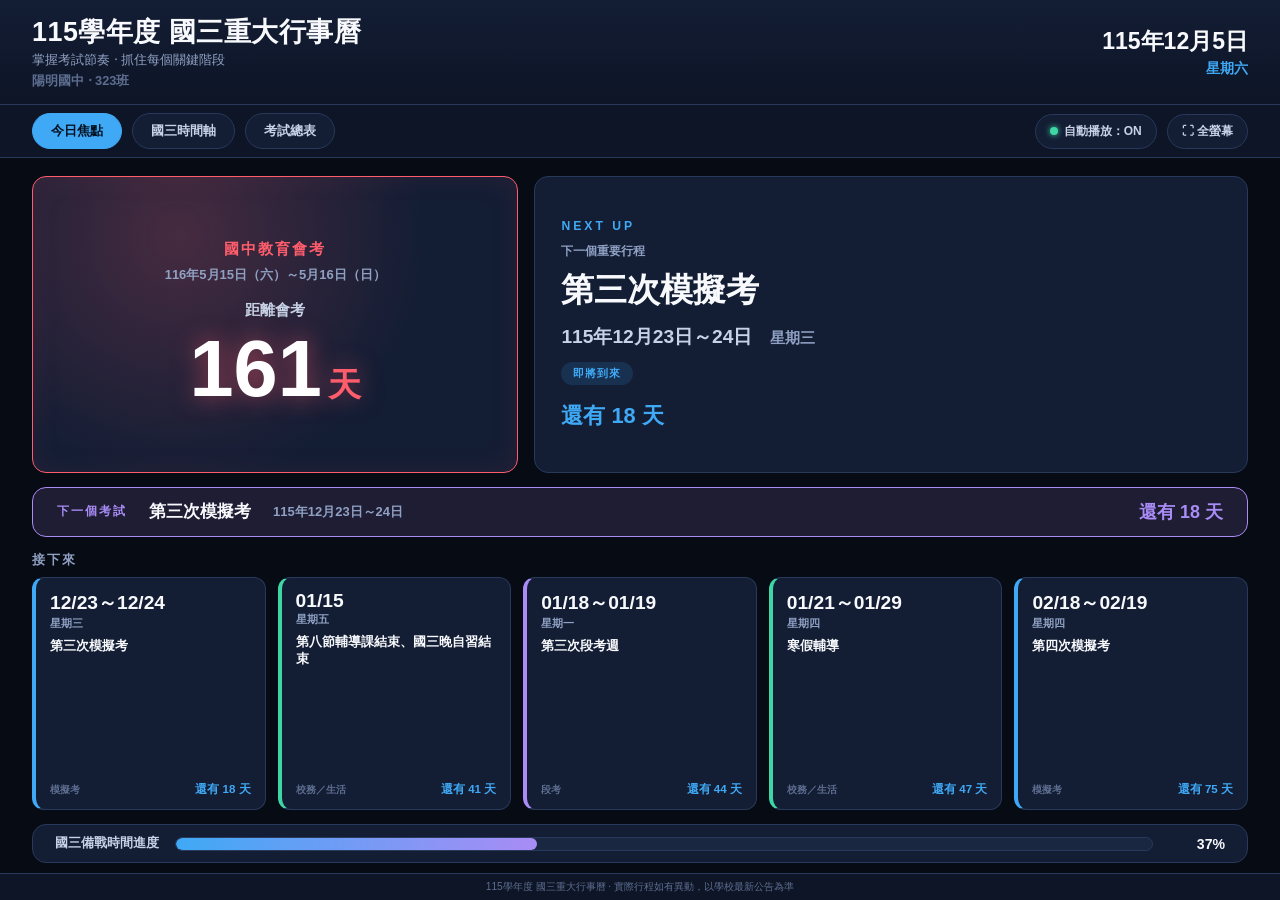
<file: calendar2.html>
<!DOCTYPE html>
<html lang="zh-Hant">
<head>
<meta charset="UTF-8">
<meta name="viewport" content="width=device-width, initial-scale=1.0">
<title>115學年度 國三重大行事曆</title>
<style>
  :root{
    --bg-0:#070b14;
    --bg-1:#0d1526;
    --bg-2:#131d34;
    --bg-3:#1a2740;
    --line:#28395c;
    --text-0:#f7f9fc;
    --text-1:#c7d2e6;
    --text-2:#8fa0c2;
    --text-dim:#5d6d8f;

    --c-mock:#3fa9f5;      /* 模擬考 藍 */
    --c-mock-bg:rgba(63,169,245,0.14);
    --c-exam:#a98cf5;      /* 段考 紫 */
    --c-exam-bg:rgba(169,140,245,0.14);
    --c-final:#ff5d6c;     /* 會考 紅 - 最醒目 */
    --c-final-bg:rgba(255,93,108,0.16);
    --c-school:#3fd6a6;    /* 校務/活動 綠 */
    --c-school-bg:rgba(63,214,166,0.14);
    --c-admin:#f5b93f;     /* 升學/行政 黃 */
    --c-admin-bg:rgba(245,185,63,0.14);

    --radius:14px;
    --font: "Noto Sans TC","Microsoft JhengHei",sans-serif;
  }

  *{box-sizing:border-box;}
  html,body{
    margin:0;padding:0;height:100%;
    background:var(--bg-0);
    color:var(--text-0);
    font-family:var(--font);
    -webkit-font-smoothing:antialiased;
    overflow:hidden;
  }
  body.scroll-ok{overflow:auto;}

  .app{
    display:flex;
    flex-direction:column;
    height:100vh;
    width:100vw;
  }

  /* ============ HEADER ============ */
  .top-bar{
    flex:0 0 auto;
    display:flex;
    align-items:center;
    justify-content:space-between;
    padding:14px 32px;
    background:linear-gradient(180deg,var(--bg-2),var(--bg-1));
    border-bottom:1px solid var(--line);
  }
  .top-bar .title-block{display:flex;flex-direction:column;gap:2px;}
  .top-bar .main-title{
    font-size:clamp(20px,2.1vw,34px);
    font-weight:900;
    letter-spacing:0.5px;
  }
  .top-bar .sub-title{
    font-size:clamp(12px,1vw,16px);
    color:var(--text-2);
    font-weight:500;
  }
  .top-bar .class-tag{
    font-size:clamp(12px,1vw,15px);
    color:var(--text-dim);
    font-weight:600;
    margin-top:2px;
  }
  .top-bar .date-block{
    text-align:right;
    display:flex;
    flex-direction:column;
    gap:2px;
  }
  .top-bar .date-block .date-main{
    font-size:clamp(18px,1.8vw,28px);
    font-weight:800;
  }
  .top-bar .date-block .date-week{
    font-size:clamp(13px,1.1vw,18px);
    color:var(--c-mock);
    font-weight:700;
  }

  /* ============ NAV TABS ============ */
  .view-tabs{
    flex:0 0 auto;
    display:flex;
    align-items:center;
    gap:10px;
    padding:8px 32px;
    background:var(--bg-1);
    border-bottom:1px solid var(--line);
  }
  .tab-btn{
    appearance:none;border:1px solid var(--line);
    background:var(--bg-2);color:var(--text-1);
    font-family:var(--font);
    padding:8px 18px;border-radius:999px;
    font-size:clamp(13px,1vw,16px);
    font-weight:700;cursor:pointer;
    transition:all .2s ease;
  }
  .tab-btn:hover{background:var(--bg-3);}
  .tab-btn.active{
    background:var(--c-mock);
    border-color:var(--c-mock);
    color:#04101f;
  }
  .tab-spacer{flex:1;}
  .ctrl-btn{
    appearance:none;border:1px solid var(--line);
    background:var(--bg-2);color:var(--text-1);
    font-family:var(--font);
    padding:8px 14px;border-radius:999px;
    font-size:clamp(12px,0.9vw,14px);
    font-weight:700;cursor:pointer;
    display:flex;align-items:center;gap:6px;
  }
  .ctrl-btn:hover{background:var(--bg-3);}
  .ctrl-btn .dot{width:8px;height:8px;border-radius:50%;background:var(--text-dim);}
  .ctrl-btn.on .dot{background:#3fd6a6;box-shadow:0 0 6px #3fd6a6;}

  /* ============ MAIN ============ */
  main{
    flex:1 1 auto;
    position:relative;
    min-height:0;
  }
  .view{
    position:absolute;
    inset:0;
    padding:18px 32px 10px 32px;
    opacity:0;
    pointer-events:none;
    transition:opacity .6s ease;
    display:flex;
    flex-direction:column;
    min-height:0;
  }
  .view.active{
    opacity:1;
    pointer-events:auto;
  }
  #view-today{overflow:hidden;}
  #view-timeline{overflow-y:auto;}
  #view-exams{overflow-y:auto;}

  /* ============ VIEW 1: 今日焦點 ============ */
  .today-grid{
    display:flex;
    flex-direction:column;
    gap:14px;
    height:100%;
    min-height:0;
  }
  .hero-row{
    display:flex;
    gap:16px;
    flex:1.6 1 0;
    min-height:0;
  }
  .countdown-card{
    flex:0 0 40%;
    background:radial-gradient(circle at 30% 20%, rgba(255,93,108,0.22), transparent 60%), var(--bg-2);
    border:1px solid var(--c-final);
    border-radius:var(--radius);
    padding:20px 26px;
    display:flex;
    flex-direction:column;
    justify-content:center;
    align-items:center;
    text-align:center;
    gap:6px;
    box-shadow:0 0 30px rgba(255,93,108,0.08) inset;
  }
  .countdown-card .exam-name{
    font-size:clamp(14px,1.2vw,20px);
    font-weight:800;
    color:var(--c-final);
    letter-spacing:2px;
  }
  .countdown-card .exam-date{
    font-size:clamp(13px,1vw,17px);
    color:var(--text-2);
    font-weight:600;
  }
  .countdown-card .cd-label{
    margin-top:10px;
    font-size:clamp(14px,1.2vw,20px);
    color:var(--text-1);
    font-weight:700;
  }
  .countdown-card .cd-number{
    font-size:clamp(48px,6.2vw,92px);
    font-weight:900;
    color:#fff;
    line-height:1.05;
    text-shadow:0 0 24px rgba(255,93,108,0.55);
  }
  .countdown-card .cd-number span{
    font-size:0.42em;
    color:var(--c-final);
    margin-left:6px;
    font-weight:800;
  }

  .nextup-card{
    flex:1;
    background:var(--bg-2);
    border:1px solid var(--line);
    border-radius:var(--radius);
    padding:20px 26px;
    display:flex;
    flex-direction:column;
    justify-content:center;
    gap:10px;
    min-width:0;
  }
  .nextup-card .eyebrow{
    font-size:clamp(12px,0.95vw,15px);
    color:var(--c-mock);
    font-weight:800;
    letter-spacing:3px;
  }
  .nextup-card .eyebrow-sub{
    font-size:clamp(12px,0.95vw,15px);
    color:var(--text-2);
    font-weight:600;
  }
  .nextup-card .nu-title{
    font-size:clamp(24px,2.6vw,42px);
    font-weight:900;
    color:var(--text-0);
    line-height:1.2;
  }
  .nextup-card .nu-meta{
    display:flex;
    flex-wrap:wrap;
    gap:18px;
    align-items:baseline;
    margin-top:4px;
  }
  .nextup-card .nu-date{
    font-size:clamp(16px,1.5vw,24px);
    font-weight:800;
    color:var(--text-1);
  }
  .nextup-card .nu-week{
    font-size:clamp(14px,1.2vw,19px);
    color:var(--text-2);
    font-weight:700;
  }
  .nextup-card .nu-time{
    font-size:clamp(13px,1.1vw,17px);
    color:var(--c-admin);
    font-weight:700;
  }
  .nextup-card .nu-countdown{
    margin-top:6px;
    font-size:clamp(18px,1.7vw,26px);
    font-weight:900;
    color:var(--c-mock);
  }
  .nextup-card .nu-badge{
    display:inline-block;
    margin-top:2px;
    padding:4px 12px;
    border-radius:999px;
    font-size:clamp(11px,0.85vw,13px);
    font-weight:800;
    letter-spacing:1px;
    width:fit-content;
  }

  .next-exam-bar{
    flex:0 0 auto;
    background:var(--c-exam-bg);
    border:1px solid var(--c-exam);
    border-radius:var(--radius);
    padding:12px 24px;
    display:flex;
    align-items:center;
    gap:22px;
    flex-wrap:wrap;
  }
  .next-exam-bar .label-tag{
    font-size:clamp(12px,0.9vw,15px);
    font-weight:900;
    color:var(--c-exam);
    letter-spacing:2px;
    white-space:nowrap;
  }
  .next-exam-bar .ne-title{
    font-size:clamp(16px,1.3vw,22px);
    font-weight:800;
    color:var(--text-0);
  }
  .next-exam-bar .ne-date{
    font-size:clamp(13px,1vw,17px);
    color:var(--text-2);
    font-weight:600;
  }
  .next-exam-bar .ne-days{
    margin-left:auto;
    font-size:clamp(16px,1.4vw,24px);
    font-weight:900;
    color:var(--c-exam);
    white-space:nowrap;
  }

  .upcoming-section{
    flex:1.4 1 0;
    display:flex;
    flex-direction:column;
    gap:8px;
    min-height:0;
  }
  .upcoming-section .sec-title{
    font-size:clamp(13px,1vw,16px);
    font-weight:800;
    color:var(--text-2);
    letter-spacing:2px;
  }
  .upcoming-list{
    flex:1;
    display:flex;
    gap:12px;
    min-height:0;
  }
  .up-card{
    flex:1;
    background:var(--bg-2);
    border:1px solid var(--line);
    border-left:4px solid var(--text-dim);
    border-radius:12px;
    padding:12px 14px;
    display:flex;
    flex-direction:column;
    justify-content:space-between;
    min-width:0;
  }
  .up-card.cat-mock{border-left-color:var(--c-mock);}
  .up-card.cat-examMid{border-left-color:var(--c-exam);}
  .up-card.cat-final{border-left-color:var(--c-final);background:var(--c-final-bg);}
  .up-card.cat-school{border-left-color:var(--c-school);}
  .up-card.cat-admin{border-left-color:var(--c-admin);}
  .up-card .up-date{
    font-size:clamp(18px,1.5vw,24px);
    font-weight:900;
    color:var(--text-0);
  }
  .up-card .up-week{
    font-size:clamp(11px,0.85vw,13px);
    color:var(--text-2);
    font-weight:600;
    margin-bottom:6px;
  }
  .up-card .up-title{
    font-size:clamp(13px,1.05vw,17px);
    font-weight:800;
    color:var(--text-0);
    line-height:1.3;
    overflow:hidden;
    display:-webkit-box;
    -webkit-line-clamp:2;
    -webkit-box-orient:vertical;
  }
  .up-card .up-foot{
    display:flex;
    justify-content:space-between;
    align-items:center;
    margin-top:8px;
  }
  .up-card .up-cat{
    font-size:clamp(10px,0.75vw,12px);
    color:var(--text-dim);
    font-weight:700;
  }
  .up-card .up-dday{
    font-size:clamp(11px,0.9vw,14px);
    font-weight:800;
    color:var(--c-mock);
  }
  .up-card.is-today{border-left-color:#fff;box-shadow:0 0 0 2px #fff inset;}
  .up-card.is-today .up-dday{color:#fff;}

  .progress-section{
    flex:0 0 auto;
    background:var(--bg-2);
    border:1px solid var(--line);
    border-radius:var(--radius);
    padding:10px 22px;
    display:flex;
    align-items:center;
    gap:16px;
  }
  .progress-section .pg-label{
    font-size:clamp(12px,1vw,16px);
    font-weight:800;
    color:var(--text-1);
    white-space:nowrap;
  }
  .progress-track{
    flex:1;
    height:14px;
    background:var(--bg-3);
    border-radius:999px;
    overflow:hidden;
    border:1px solid var(--line);
  }
  .progress-fill{
    height:100%;
    background:linear-gradient(90deg,var(--c-mock),var(--c-exam));
    border-radius:999px;
    transition:width .6s ease;
  }
  .progress-section .pg-pct{
    font-size:clamp(14px,1.1vw,18px);
    font-weight:900;
    color:var(--text-0);
    min-width:56px;
    text-align:right;
  }

  /* ============ VIEW 2: 國三時間軸 ============ */
  .timeline-toolbar{
    flex:0 0 auto;
    display:flex;
    flex-wrap:wrap;
    gap:10px;
    align-items:center;
    padding-bottom:14px;
  }
  .month-nav{display:flex;gap:6px;flex-wrap:wrap;}
  .month-btn{
    appearance:none;border:1px solid var(--line);
    background:var(--bg-2);color:var(--text-2);
    font-family:var(--font);
    padding:6px 14px;border-radius:8px;
    font-size:clamp(12px,0.9vw,14px);
    font-weight:700;cursor:pointer;
  }
  .month-btn.current{border-color:var(--c-mock);color:var(--c-mock);}
  .filter-nav{display:flex;gap:6px;flex-wrap:wrap;margin-left:auto;}
  .filter-btn{
    appearance:none;border:1px solid var(--line);
    background:transparent;color:var(--text-2);
    font-family:var(--font);
    padding:6px 14px;border-radius:999px;
    font-size:clamp(12px,0.85vw,13px);
    font-weight:700;cursor:pointer;
  }
  .filter-btn.active{background:var(--text-0);color:var(--bg-0);border-color:var(--text-0);}

  .timeline-body{flex:1;min-height:0;padding-bottom:24px;}
  .month-section{margin-bottom:26px;}
  .month-section h2{
    font-size:clamp(20px,1.8vw,30px);
    font-weight:900;
    color:var(--text-0);
    border-bottom:2px solid var(--line);
    padding-bottom:8px;
    margin:0 0 14px 0;
    scroll-margin-top:20px;
  }
  .month-section h2 .yr{
    font-size:0.5em;
    color:var(--text-dim);
    font-weight:700;
    margin-left:8px;
  }
  .card-row{
    display:flex;
    flex-wrap:wrap;
    gap:14px;
  }
  .now-marker{
    display:flex;
    align-items:center;
    gap:12px;
    margin:10px 0 18px 0;
    width:100%;
  }
  .now-marker::before,.now-marker::after{
    content:"";flex:1;height:2px;
    background:repeating-linear-gradient(90deg,var(--c-final) 0 8px, transparent 8px 14px);
  }
  .now-marker .now-tag{
    background:var(--c-final);
    color:#fff;
    font-weight:900;
    font-size:clamp(13px,1vw,16px);
    padding:6px 18px;
    border-radius:999px;
    letter-spacing:2px;
    white-space:nowrap;
    box-shadow:0 0 16px rgba(255,93,108,0.5);
  }

  .ev-card{
    width:220px;
    background:var(--bg-2);
    border:1px solid var(--line);
    border-top:4px solid var(--text-dim);
    border-radius:12px;
    padding:14px 16px;
    display:flex;
    flex-direction:column;
    gap:6px;
  }
  .ev-card.cat-mock{border-top-color:var(--c-mock);}
  .ev-card.cat-examMid{border-top-color:var(--c-exam);}
  .ev-card.cat-final{
    border-top-color:var(--c-final);
    background:var(--c-final-bg);
    width:260px;
    box-shadow:0 0 22px rgba(255,93,108,0.18);
  }
  .ev-card.cat-school{border-top-color:var(--c-school);}
  .ev-card.cat-admin{border-top-color:var(--c-admin);}
  .ev-card.status-done{opacity:0.45;}
  .ev-card .ev-date{
    font-size:clamp(17px,1.3vw,22px);
    font-weight:900;
    color:var(--text-0);
  }
  .ev-card .ev-week{
    font-size:clamp(11px,0.8vw,13px);
    color:var(--text-2);
    font-weight:600;
  }
  .ev-card .ev-time{
    font-size:clamp(11px,0.8vw,13px);
    color:var(--c-admin);
    font-weight:700;
  }
  .ev-card .ev-title{
    font-size:clamp(14px,1.1vw,18px);
    font-weight:800;
    color:var(--text-0);
    line-height:1.3;
    margin-top:2px;
  }
  .ev-card .ev-cat{
    font-size:clamp(10px,0.75vw,12px);
    color:var(--text-dim);
    font-weight:700;
    margin-top:auto;
  }
  .ev-card .ev-status{
    font-size:clamp(11px,0.8vw,13px);
    font-weight:800;
    padding:3px 10px;
    border-radius:999px;
    width:fit-content;
  }
  .ev-status.st-done{background:var(--bg-3);color:var(--text-dim);}
  .ev-status.st-today{background:#fff;color:#04101f;}
  .ev-status.st-tomorrow{background:var(--c-admin-bg);color:var(--c-admin);}
  .ev-status.st-ongoing{background:var(--c-mock-bg);color:var(--c-mock);}
  .ev-status.st-upcoming{background:var(--bg-3);color:var(--text-2);}
  .ev-card .ev-mini-dates{
    font-size:clamp(11px,0.85vw,13px);
    color:var(--text-2);
    line-height:1.6;
  }

  /* ============ VIEW 3: 考試總表 ============ */
  .exam-section{margin-bottom:30px;}
  .exam-section h2{
    font-size:clamp(20px,1.8vw,28px);
    font-weight:900;
    margin:0 0 14px 0;
    color:var(--text-0);
    display:flex;align-items:center;gap:10px;
  }
  .exam-section h2 .badge-dot{
    width:12px;height:12px;border-radius:50%;
  }
  .exam-grid{display:flex;flex-wrap:wrap;gap:16px;}
  .exam-card{
    width:260px;
    background:var(--bg-2);
    border:1px solid var(--line);
    border-top:5px solid var(--text-dim);
    border-radius:14px;
    padding:18px 18px;
    display:flex;flex-direction:column;gap:8px;
  }
  .exam-card.cat-mock{border-top-color:var(--c-mock);}
  .exam-card.cat-examMid{border-top-color:var(--c-exam);}
  .exam-card.status-done{opacity:0.5;}
  .exam-card .exam-name{
    font-size:clamp(16px,1.3vw,21px);
    font-weight:900;
    color:var(--text-0);
  }
  .exam-card .exam-date{
    font-size:clamp(14px,1.1vw,18px);
    font-weight:700;
    color:var(--text-1);
  }
  .exam-card .exam-status{
    font-size:clamp(11px,0.85vw,13px);
    font-weight:800;
    padding:3px 10px;
    border-radius:999px;
    width:fit-content;
  }

  .final-card{
    background:radial-gradient(circle at 30% 10%, rgba(255,93,108,0.28), transparent 60%), var(--bg-2);
    border:2px solid var(--c-final);
    border-radius:18px;
    padding:32px 40px;
    display:flex;
    flex-direction:column;
    align-items:center;
    text-align:center;
    gap:8px;
    box-shadow:0 0 40px rgba(255,93,108,0.15);
  }
  .final-card .final-tag{
    font-size:clamp(13px,1vw,16px);
    font-weight:900;
    letter-spacing:6px;
    color:var(--c-final);
  }
  .final-card .final-title{
    font-size:clamp(28px,3vw,46px);
    font-weight:900;
    color:#fff;
  }
  .final-card .final-date{
    font-size:clamp(16px,1.4vw,22px);
    font-weight:700;
    color:var(--text-1);
  }
  .final-card .final-slogan{
    margin-top:6px;
    font-size:clamp(14px,1.2vw,19px);
    font-weight:700;
    color:var(--c-final);
    letter-spacing:1px;
  }

  /* ============ FOOTER ============ */
  footer{
    flex:0 0 auto;
    text-align:center;
    padding:6px 10px;
    font-size:clamp(10px,0.8vw,12px);
    color:var(--text-dim);
    background:var(--bg-1);
    border-top:1px solid var(--line);
  }

  /* scrollbar */
  #view-timeline::-webkit-scrollbar,#view-exams::-webkit-scrollbar{width:10px;}
  #view-timeline::-webkit-scrollbar-thumb,#view-exams::-webkit-scrollbar-thumb{background:var(--bg-3);border-radius:8px;}

  /* ============ RWD ============ */
  @media (max-width:900px){
    body{overflow:auto;}
    .view{position:relative;display:none;padding:14px 16px;overflow:visible;}
    .view.active{display:flex;}
    main{overflow:visible;}
    .hero-row{flex-direction:column;}
    .countdown-card{flex:none;}
    .upcoming-list{flex-direction:column;}
    .top-bar{flex-direction:column;align-items:flex-start;gap:6px;}
    .top-bar .date-block{text-align:left;}
  }
</style>
</head>
<body>
<div class="app">

  <!-- ============ 固定頂部資訊列 ============ -->
  <header class="top-bar">
    <div class="title-block">
      <div class="main-title">115學年度 國三重大行事曆</div>
      <div class="sub-title">掌握考試節奏 ‧ 抓住每個關鍵階段</div>
      <div class="class-tag">陽明國中 ‧ 323班</div>
    </div>
    <div class="date-block">
      <div class="date-main" id="current-date">--</div>
      <div class="date-week" id="current-weekday">--</div>
    </div>
  </header>

  <!-- ============ NAV ============ -->
  <nav class="view-tabs">
    <button class="tab-btn active" data-view="view-today">今日焦點</button>
    <button class="tab-btn" data-view="view-timeline">國三時間軸</button>
    <button class="tab-btn" data-view="view-exams">考試總表</button>
    <div class="tab-spacer"></div>
    <button class="ctrl-btn on" id="autoplay-btn"><span class="dot"></span><span id="autoplay-text">自動播放：ON</span></button>
    <button class="ctrl-btn" id="fullscreen-btn">⛶ 全螢幕</button>
  </nav>

  <main>
    <!-- ============ VIEW 1：今日焦點 ============ -->
    <section class="view active" id="view-today">
      <div class="today-grid">

        <div class="hero-row">
          <div class="countdown-card">
            <div class="exam-name">國中教育會考</div>
            <div class="exam-date">116年5月15日（六）～5月16日（日）</div>
            <div class="cd-label">距離會考</div>
            <div class="cd-number" id="exam-countdown">--<span>天</span></div>
          </div>

          <div class="nextup-card">
            <div class="eyebrow">NEXT UP</div>
            <div class="eyebrow-sub">下一個重要行程</div>
            <div class="nu-title" id="nextup-title">--</div>
            <div class="nu-meta">
              <div class="nu-date" id="nextup-date">--</div>
              <div class="nu-week" id="nextup-week"></div>
              <div class="nu-time" id="nextup-time"></div>
            </div>
            <div class="nu-badge" id="nextup-badge"></div>
            <div class="nu-countdown" id="nextup-countdown">--</div>
          </div>
        </div>

        <div class="next-exam-bar" id="next-exam-bar">
          <div class="label-tag">下一個考試</div>
          <div class="ne-title" id="nextexam-title">--</div>
          <div class="ne-date" id="nextexam-date">--</div>
          <div class="ne-days" id="nextexam-days">--</div>
        </div>

        <div class="upcoming-section">
          <div class="sec-title">接下來</div>
          <div class="upcoming-list" id="upcoming-list"></div>
        </div>

        <div class="progress-section">
          <div class="pg-label">國三備戰時間進度</div>
          <div class="progress-track"><div class="progress-fill" id="progress-fill" style="width:0%"></div></div>
          <div class="pg-pct" id="progress-pct">0%</div>
        </div>

      </div>
    </section>

    <!-- ============ VIEW 2：國三時間軸 ============ -->
    <section class="view" id="view-timeline">
      <div class="timeline-toolbar">
        <div class="month-nav" id="month-nav"></div>
        <div class="filter-nav" id="filter-nav"></div>
      </div>
      <div class="timeline-body" id="timeline-body"></div>
    </section>

    <!-- ============ VIEW 3：考試總表 ============ -->
    <section class="view" id="view-exams">
      <div class="exam-section">
        <h2><span class="badge-dot" style="background:var(--c-mock)"></span>五次模擬考</h2>
        <div class="exam-grid" id="exam-mock-grid"></div>
      </div>
      <div class="exam-section">
        <h2><span class="badge-dot" style="background:var(--c-exam)"></span>第一學期段考</h2>
        <div class="exam-grid" id="exam-mid1-grid"></div>
      </div>
      <div class="exam-section">
        <h2><span class="badge-dot" style="background:var(--c-exam)"></span>第二學期段考</h2>
        <div class="exam-grid" id="exam-mid2-grid"></div>
      </div>
      <div class="exam-section">
        <h2><span class="badge-dot" style="background:var(--c-final)"></span>國中教育會考</h2>
        <div class="final-card" id="final-card"></div>
      </div>
    </section>
  </main>

  <footer>
    115學年度 國三重大行事曆 ‧ 實際行程如有異動，以學校最新公告為準
  </footer>
</div>

<script>
/* ======================================================================
   1. EVENT DATA
   所有行程資料唯一來源，完全依照使用者提供之正式資料建立。
   ====================================================================== */
const events = [
  // ---- 模擬考 ----
  { id:"mock-01", title:"第一次模擬考", start:"2026-09-08", end:"2026-09-09", category:"mock", categoryLabel:"模擬考", importance:4 },
  { id:"mock-02", title:"第二次模擬考", start:"2026-10-28", end:"2026-10-29", category:"mock", categoryLabel:"模擬考", importance:4 },
  { id:"mock-03", title:"第三次模擬考", start:"2026-12-23", end:"2026-12-24", category:"mock", categoryLabel:"模擬考", importance:4 },
  { id:"mock-04", title:"第四次模擬考", start:"2027-02-18", end:"2027-02-19", category:"mock", categoryLabel:"模擬考", importance:4 },
  { id:"mock-05", title:"第五次模擬考", start:"2027-04-15", end:"2027-04-16", category:"mock", categoryLabel:"模擬考", importance:4 },

  // ---- 第一學期段考 ----
  { id:"exam-s1-01", title:"第一次段考", start:"2026-10-12", end:"2026-10-13", category:"examMid", categoryLabel:"段考", importance:4 },
  { id:"exam-s1-02", title:"第二次段考", start:"2026-11-23", end:"2026-11-24", category:"examMid", categoryLabel:"段考", importance:4 },
  { id:"exam-s1-03", title:"第三次段考週", start:"2027-01-18", end:"2027-01-19", category:"examMid", categoryLabel:"段考", importance:4 },

  // ---- 第二學期段考（使用者未提供星期，不得自行補星期） ----
  { id:"exam-s2-01", title:"第一次段考週", start:"2027-03-22", end:"2027-03-26", category:"examMid", categoryLabel:"段考", importance:4, noWeekday:true },
  { id:"exam-s2-02", title:"第二次段考週", start:"2027-05-03", end:"2027-05-07", category:"examMid", categoryLabel:"段考", importance:4, noWeekday:true },

  // ---- 國中教育會考 ----
  { id:"final-exam", title:"國中教育會考", start:"2027-05-15", end:"2027-05-16", category:"final", categoryLabel:"會考", importance:5 },

  // ---- 其他重大行程 ----
  { id:"night-study-start", title:"國三晚自習開始", start:"2026-09-21", end:"2026-09-21", category:"school", categoryLabel:"校務／生活", importance:2 },
  { id:"id-photo", title:"拍攝證件照", start:"2026-09-21", end:"2026-09-24", category:"admin", categoryLabel:"升學／行政", importance:2 },
  { id:"trip-meeting", title:"國三畢旅行前會", start:"2026-10-13", end:"2026-10-13", category:"school", categoryLabel:"活動", importance:3, time:"15:40～16:30" },
  { id:"grad-trip", title:"畢業旅行", start:"2026-10-14", end:"2026-10-16", category:"school", categoryLabel:"活動", importance:3 },
  { id:"anniversary", title:"39週年校慶", start:"2026-11-06", end:"2026-11-06", category:"school", categoryLabel:"校務／活動", importance:2 },
  { id:"group-photo", title:"全校大團拍及各班拍攝團體照", start:"2026-11-30", end:"2026-12-04", category:"school", categoryLabel:"活動", importance:2, noWeekday:true },
  { id:"night-study-end", title:"第八節輔導課結束、國三晚自習結束", start:"2027-01-15", end:"2027-01-15", category:"school", categoryLabel:"校務／生活", importance:2 },
  { id:"winter-tutoring", title:"寒假輔導", start:"2027-01-21", end:"2027-01-29", category:"school", categoryLabel:"校務／生活", importance:3,
    datesList:["2027-01-21","2027-01-22","2027-01-25","2027-01-26","2027-01-27","2027-01-28","2027-01-29"] }
];

const EXAM_TARGET = "2027-05-15";          // 國中教育會考第一天
const PREP_START  = "2026-09-01";          // 國三備戰起點
const PREP_END    = "2027-05-15";          // 國三備戰終點（會考第一天）
const EXAM_CATEGORIES = ["mock","examMid","final"];

/* ======================================================================
   2. DATE UTILITIES
   ====================================================================== */
function pad2(n){ return n < 10 ? "0" + n : "" + n; }

function toDate(str){
  const [y, m, d] = str.split("-").map(Number);
  return new Date(y, m - 1, d);
}

function todayDate(){
  const t = new Date();
  return new Date(t.getFullYear(), t.getMonth(), t.getDate());
}

function toROCYear(y){ return y - 1911; }

function formatROCDate(dateStr){
  const d = toDate(dateStr);
  return toROCYear(d.getFullYear()) + "年" + (d.getMonth() + 1) + "月" + d.getDate() + "日";
}

function formatROCShort(dateStr){
  const d = toDate(dateStr);
  return pad2(d.getMonth() + 1) + "/" + pad2(d.getDate());
}

function formatROCDateRange(startStr, endStr){
  if(!endStr || endStr === startStr) return formatROCDate(startStr);
  const s = toDate(startStr), e = toDate(endStr);
  if(s.getFullYear() === e.getFullYear() && s.getMonth() === e.getMonth()){
    return toROCYear(s.getFullYear()) + "年" + (s.getMonth() + 1) + "月" + s.getDate() + "日～" + e.getDate() + "日";
  } else if(s.getFullYear() === e.getFullYear()){
    return toROCYear(s.getFullYear()) + "年" + (s.getMonth() + 1) + "月" + s.getDate() + "日～" + (e.getMonth() + 1) + "月" + e.getDate() + "日";
  } else {
    return formatROCDate(startStr) + "～" + formatROCDate(endStr);
  }
}

const WEEKDAY_NAMES = ["星期日","星期一","星期二","星期三","星期四","星期五","星期六"];
function formatWeekday(dateStr){
  const d = toDate(dateStr);
  return WEEKDAY_NAMES[d.getDay()];
}

function calculateDaysRemaining(dateStr){
  const target = toDate(dateStr);
  const today = todayDate();
  return Math.round((target - today) / 86400000);
}

function isSameDay(a, b){ return a.getTime() === b.getTime(); }

/* ======================================================================
   3. STATUS CALCULATION
   done / today / tomorrow / ongoing / upcoming
   ====================================================================== */
function getEventStatus(ev){
  const today = todayDate();
  const start = toDate(ev.start);
  const end = ev.end ? toDate(ev.end) : start;

  if(today.getTime() > end.getTime()) return "done";

  if(today.getTime() >= start.getTime() && today.getTime() <= end.getTime()){
    if(start.getTime() === end.getTime()) return "today";
    return "ongoing";
  }

  const diffDays = Math.round((start - today) / 86400000);
  if(diffDays === 1) return "tomorrow";
  return "upcoming";
}

function statusLabel(status){
  switch(status){
    case "done": return "✓ 已完成";
    case "today": return "TODAY ‧ 今天";
    case "tomorrow": return "TOMORROW ‧ 明天";
    case "ongoing": return "進行中";
    case "upcoming": return "即將到來";
    default: return "";
  }
}

/* ======================================================================
   4. EVENT SORTING
   以日期為主要依據，重要程度僅影響視覺不影響排序。
   ====================================================================== */
function sortByStart(list){
  return [...list].sort((a, b) => toDate(a.start) - toDate(b.start));
}

/* ======================================================================
   5. COUNTDOWN
   ====================================================================== */
function renderCountdown(){
  const days = calculateDaysRemaining(EXAM_TARGET);
  const el = document.getElementById("exam-countdown");
  if(days > 0){
    el.innerHTML = days + "<span>天</span>";
  } else if(days === 0){
    el.innerHTML = "就是今天<span></span>";
  } else {
    el.innerHTML = "已結束<span></span>";
  }
}

function renderProgress(){
  const start = toDate(PREP_START).getTime();
  const end = toDate(PREP_END).getTime();
  const now = todayDate().getTime();
  let pct = ((now - start) / (end - start)) * 100;
  pct = Math.max(0, Math.min(100, pct));
  const pctRounded = Math.round(pct);
  document.getElementById("progress-fill").style.width = pctRounded + "%";
  document.getElementById("progress-pct").textContent = pctRounded + "%";
}

/* ======================================================================
   6. TODAY VIEW
   ====================================================================== */
function renderHeaderDate(){
  const today = todayDate();
  const iso = today.getFullYear() + "-" + pad2(today.getMonth()+1) + "-" + pad2(today.getDate());
  document.getElementById("current-date").textContent = formatROCDate(iso);
  document.getElementById("current-weekday").textContent = formatWeekday(iso);
}

function getNotDoneSorted(){
  return sortByStart(events.filter(ev => getEventStatus(ev) !== "done"));
}

function renderNextUp(){
  const list = getNotDoneSorted();
  const nu = list[0];
  if(!nu){
    document.getElementById("nextup-title").textContent = "本學年重要行程已全部完成";
    document.getElementById("nextup-date").textContent = "";
    document.getElementById("nextup-week").textContent = "";
    document.getElementById("nextup-time").textContent = "";
    document.getElementById("nextup-badge").textContent = "";
    document.getElementById("nextup-countdown").textContent = "";
    return;
  }
  const status = getEventStatus(nu);
  document.getElementById("nextup-title").textContent = nu.title;
  document.getElementById("nextup-date").textContent = formatROCDateRange(nu.start, nu.end);
  document.getElementById("nextup-week").textContent = nu.noWeekday ? "" : formatWeekday(nu.start);
  document.getElementById("nextup-time").textContent = nu.time ? nu.time : "";

  const badgeEl = document.getElementById("nextup-badge");
  badgeEl.textContent = statusLabel(status);
  badgeEl.style.background = status === "today" ? "#ffffff" : (status === "tomorrow" ? "var(--c-admin-bg)" : "var(--c-mock-bg)");
  badgeEl.style.color = status === "today" ? "#04101f" : (status === "tomorrow" ? "var(--c-admin)" : "var(--c-mock)");

  const cdEl = document.getElementById("nextup-countdown");
  if(status === "today"){
    cdEl.textContent = "就在今天";
  } else if(status === "ongoing"){
    cdEl.textContent = "進行中";
  } else {
    const d = calculateDaysRemaining(nu.start);
    cdEl.textContent = "還有 " + d + " 天";
  }
}

function renderUpcomingList(){
  const list = getNotDoneSorted().slice(0, 5);
  const wrap = document.getElementById("upcoming-list");
  wrap.innerHTML = "";
  if(list.length === 0){
    wrap.innerHTML = '<div class="up-card">目前沒有更多行程</div>';
    return;
  }
  list.forEach(ev => {
    const status = getEventStatus(ev);
    const card = document.createElement("div");
    card.className = "up-card cat-" + ev.category + (status === "today" ? " is-today" : "");
    const week = ev.noWeekday ? "" : formatWeekday(ev.start);
    let dday = "";
    if(status === "today") dday = "TODAY";
    else if(status === "tomorrow") dday = "TOMORROW";
    else if(status === "ongoing") dday = "進行中";
    else dday = "還有 " + calculateDaysRemaining(ev.start) + " 天";

    card.innerHTML =
      '<div>' +
        '<div class="up-date">' + formatROCShort(ev.start) + (ev.end && ev.end !== ev.start ? "～" + formatROCShort(ev.end) : "") + '</div>' +
        '<div class="up-week">' + week + '</div>' +
        '<div class="up-title">' + ev.title + '</div>' +
      '</div>' +
      '<div class="up-foot">' +
        '<span class="up-cat">' + ev.categoryLabel + '</span>' +
        '<span class="up-dday">' + dday + '</span>' +
      '</div>';
    wrap.appendChild(card);
  });
}

function renderNextExam(){
  const list = sortByStart(events.filter(ev => EXAM_CATEGORIES.includes(ev.category) && getEventStatus(ev) !== "done"));
  const bar = document.getElementById("next-exam-bar");
  const ne = list[0];
  if(!ne){
    bar.style.display = "none";
    return;
  }
  bar.style.display = "flex";
  document.getElementById("nextexam-title").textContent = ne.title;
  document.getElementById("nextexam-date").textContent = formatROCDateRange(ne.start, ne.end);
  const status = getEventStatus(ne);
  const daysEl = document.getElementById("nextexam-days");
  if(status === "today") daysEl.textContent = "TODAY ‧ 今天";
  else if(status === "ongoing") daysEl.textContent = "進行中";
  else daysEl.textContent = "還有 " + calculateDaysRemaining(ne.start) + " 天";
}

function renderTodayView(){
  renderHeaderDate();
  renderCountdown();
  renderProgress();
  renderNextUp();
  renderUpcomingList();
  renderNextExam();
}

/* ======================================================================
   7. TIMELINE VIEW
   依月份分段：9→10→11→12→1→2→3→4→5
   ====================================================================== */
const TIMELINE_MONTHS = [
  { key:"2026-09", label:"9月",  year:2026, month:9 },
  { key:"2026-10", label:"10月", year:2026, month:10 },
  { key:"2026-11", label:"11月", year:2026, month:11 },
  { key:"2026-12", label:"12月", year:2026, month:12 },
  { key:"2027-01", label:"1月",  year:2027, month:1 },
  { key:"2027-02", label:"2月",  year:2027, month:2 },
  { key:"2027-03", label:"3月",  year:2027, month:3 },
  { key:"2027-04", label:"4月",  year:2027, month:4 },
  { key:"2027-05", label:"5月",  year:2027, month:5 }
];

let currentFilter = "all";

function eventMonthKey(ev){
  const d = toDate(ev.start);
  return d.getFullYear() + "-" + pad2(d.getMonth() + 1);
}

function buildMonthNav(){
  const nav = document.getElementById("month-nav");
  nav.innerHTML = "";
  const today = todayDate();
  const curKey = today.getFullYear() + "-" + pad2(today.getMonth() + 1);
  TIMELINE_MONTHS.forEach(m => {
    const btn = document.createElement("button");
    btn.className = "month-btn" + (m.key === curKey ? " current" : "");
    btn.textContent = m.label;
    btn.addEventListener("click", () => {
      const target = document.getElementById("month-" + m.key);
      if(target) target.scrollIntoView({ behavior:"smooth", block:"start" });
    });
    nav.appendChild(btn);
  });
}

const FILTERS = [
  { key:"all", label:"全部" },
  { key:"mock", label:"模擬考" },
  { key:"examMid", label:"段考" },
  { key:"final", label:"會考" },
  { key:"school", label:"校務／活動" },
  { key:"admin", label:"升學／行政" }
];

function buildFilterNav(){
  const nav = document.getElementById("filter-nav");
  nav.innerHTML = "";
  FILTERS.forEach(f => {
    const btn = document.createElement("button");
    btn.className = "filter-btn" + (f.key === currentFilter ? " active" : "");
    btn.textContent = f.label;
    btn.addEventListener("click", () => {
      currentFilter = f.key;
      renderTimelineView();
    });
    nav.appendChild(btn);
  });
}

function buildEventCard(ev){
  const status = getEventStatus(ev);
  const card = document.createElement("div");
  card.className = "ev-card cat-" + ev.category + (status === "done" ? " status-done" : "");

  let dateHtml = formatROCShort(ev.start) + (ev.end && ev.end !== ev.start ? "～" + formatROCShort(ev.end) : "");
  let weekHtml = ev.noWeekday ? "" : formatWeekday(ev.start);

  let extra = "";
  if(ev.time){
    extra += '<div class="ev-time">' + ev.time + '</div>';
  }
  if(ev.datesList){
    extra += '<div class="ev-mini-dates">共' + ev.datesList.length + '日<br>' +
      ev.datesList.map(d => formatROCShort(d)).join(" ‧ ") + '</div>';
  }

  card.innerHTML =
    '<div class="ev-date">' + dateHtml + '</div>' +
    '<div class="ev-week">' + weekHtml + '</div>' +
    extra +
    '<div class="ev-title">' + ev.title + '</div>' +
    '<div class="ev-cat">' + ev.categoryLabel + '</div>' +
    '<div class="ev-status st-' + status + '">' + statusLabel(status) + '</div>';
  return card;
}

function renderTimelineView(){
  buildMonthNav();
  buildFilterNav();

  const body = document.getElementById("timeline-body");
  body.innerHTML = "";

  const filtered = currentFilter === "all" ? events : events.filter(ev => ev.category === currentFilter);
  const sorted = sortByStart(filtered);

  // 找出第一個「尚未完成」事件的 id，用來插入 NOW 標記
  const firstNotDoneId = (() => {
    const nd = sortByStart(events.filter(ev => getEventStatus(ev) !== "done"))[0];
    return nd ? nd.id : null;
  })();
  let nowInserted = false;

  TIMELINE_MONTHS.forEach(m => {
    const monthEvents = sorted.filter(ev => eventMonthKey(ev) === m.key);
    const section = document.createElement("div");
    section.className = "month-section";
    section.id = "month-" + m.key;

    const h2 = document.createElement("h2");
    h2.innerHTML = m.label + '<span class="yr">' + toROCYear(m.year) + '年</span>';
    section.appendChild(h2);

    if(!nowInserted && firstNotDoneId && monthEvents.some(ev => ev.id === firstNotDoneId)){
      const marker = document.createElement("div");
      marker.className = "now-marker";
      marker.innerHTML = '<div class="now-tag">◆ 目前位置 NOW</div>';
      section.appendChild(marker);
      nowInserted = true;
    }

    const row = document.createElement("div");
    row.className = "card-row";
    if(monthEvents.length === 0){
      row.innerHTML = '<div style="color:var(--text-dim);font-size:14px;">本月無列入之重大行程</div>';
    } else {
      monthEvents.forEach(ev => row.appendChild(buildEventCard(ev)));
    }
    section.appendChild(row);
    body.appendChild(section);
  });

  // 若目前日期已超過所有事件，於最下方補上 NOW 標記
  if(!nowInserted){
    const marker = document.createElement("div");
    marker.className = "now-marker";
    marker.innerHTML = '<div class="now-tag">◆ 目前位置 NOW</div>';
    body.appendChild(marker);
  }
}

/* ======================================================================
   8. EXAM VIEW
   ====================================================================== */
function buildExamCard(ev){
  const status = getEventStatus(ev);
  const card = document.createElement("div");
  card.className = "exam-card cat-" + ev.category + (status === "done" ? " status-done" : "");
  const week = ev.noWeekday ? "" : (" (" + formatWeekday(ev.start).replace("星期","") + ")");
  card.innerHTML =
    '<div class="exam-name">' + ev.title + '</div>' +
    '<div class="exam-date">' + formatROCDateRange(ev.start, ev.end) + (ev.noWeekday ? "" : "") + '</div>' +
    '<div class="exam-status st-' + status + '" style="background:' + (status==='done' ? 'var(--bg-3)' : 'var(--c-mock-bg)') + ';color:' + (status==='done' ? 'var(--text-dim)' : 'var(--c-mock)') + '">' + statusLabel(status) + '</div>';
  return card;
}

function renderExamView(){
  const mockGrid = document.getElementById("exam-mock-grid");
  const mid1Grid = document.getElementById("exam-mid1-grid");
  const mid2Grid = document.getElementById("exam-mid2-grid");
  mockGrid.innerHTML = ""; mid1Grid.innerHTML = ""; mid2Grid.innerHTML = "";

  sortByStart(events.filter(ev => ev.category === "mock")).forEach(ev => mockGrid.appendChild(buildExamCard(ev)));

  const mid = sortByStart(events.filter(ev => ev.category === "examMid"));
  mid.filter(ev => toDate(ev.start).getFullYear() === 2026 || (toDate(ev.start).getFullYear()===2027 && toDate(ev.start).getMonth()+1===1))
     .forEach(ev => mid1Grid.appendChild(buildExamCard(ev)));
  mid.filter(ev => toDate(ev.start).getFullYear() === 2027 && toDate(ev.start).getMonth()+1 >= 3)
     .forEach(ev => mid2Grid.appendChild(buildExamCard(ev)));

  const finalEv = events.find(ev => ev.category === "final");
  const finalCard = document.getElementById("final-card");
  finalCard.innerHTML =
    '<div class="final-tag">FINAL</div>' +
    '<div class="final-title">' + finalEv.title + '</div>' +
    '<div class="final-date">' + formatROCDateRange(finalEv.start, finalEv.end) + '</div>' +
    '<div class="final-slogan">國三最後關鍵戰役</div>';
}

/* ======================================================================
   9. FILTER — 見 TIMELINE VIEW 區塊之 buildFilterNav()
   ====================================================================== */

/* ======================================================================
   10. NAVIGATION
   ====================================================================== */
const VIEW_IDS = ["view-today", "view-timeline", "view-exams"];
let currentViewIndex = 0;

function showView(viewId){
  const idx = VIEW_IDS.indexOf(viewId);
  if(idx === -1) return;
  currentViewIndex = idx;

  document.querySelectorAll(".view").forEach(v => v.classList.remove("active"));
  document.getElementById(viewId).classList.add("active");

  document.querySelectorAll(".tab-btn").forEach(btn => {
    btn.classList.toggle("active", btn.dataset.view === viewId);
  });

  if(viewId === "view-today") renderTodayView();
  if(viewId === "view-timeline") renderTimelineView();
  if(viewId === "view-exams") renderExamView();
}

function showViewByIndex(idx){
  const wrapped = (idx + VIEW_IDS.length) % VIEW_IDS.length;
  showView(VIEW_IDS[wrapped]);
}

document.querySelectorAll(".tab-btn").forEach(btn => {
  btn.addEventListener("click", () => {
    stopAutoplayVisual();
    showView(btn.dataset.view);
  });
});

/* ======================================================================
   11. AUTO PLAY — 每視圖停留 15 秒，淡入淡出
   ====================================================================== */
let autoplayOn = true;
let autoplayTimer = null;

function startAutoplay(){
  stopAutoplayVisual(false);
  autoplayTimer = setInterval(() => {
    showViewByIndex(currentViewIndex + 1);
  }, 15000);
}

function stopAutoplay(){
  if(autoplayTimer){ clearInterval(autoplayTimer); autoplayTimer = null; }
}

function stopAutoplayVisual(userTriggered){
  // 使用者手動切換視圖時，不強制關閉自動播放開關，只是重新計時
  if(autoplayOn){
    stopAutoplay();
    startAutoplay();
  }
}

function setAutoplay(on){
  autoplayOn = on;
  const btn = document.getElementById("autoplay-btn");
  const text = document.getElementById("autoplay-text");
  btn.classList.toggle("on", on);
  text.textContent = "自動播放：" + (on ? "ON" : "OFF");
  if(on){ startAutoplay(); } else { stopAutoplay(); }
}

document.getElementById("autoplay-btn").addEventListener("click", () => setAutoplay(!autoplayOn));

/* ======================================================================
   12. FULLSCREEN
   ====================================================================== */
function toggleFullscreen(){
  if(!document.fullscreenElement){
    document.documentElement.requestFullscreen().catch(() => {
      alert("此瀏覽器不支援或不允許全螢幕模式，請手動按 F11 進入全螢幕。");
    });
  } else {
    document.exitFullscreen();
  }
}
document.getElementById("fullscreen-btn").addEventListener("click", toggleFullscreen);

/* ======================================================================
   13. KEYBOARD CONTROL
   ← 上一頁 / → 下一頁 / Home 回今日焦點 / Space 暫停繼續 / F 全螢幕 / Esc 退出
   ====================================================================== */
document.addEventListener("keydown", (e) => {
  switch(e.key){
    case "ArrowLeft":
      stopAutoplayVisual();
      showViewByIndex(currentViewIndex - 1);
      break;
    case "ArrowRight":
      stopAutoplayVisual();
      showViewByIndex(currentViewIndex + 1);
      break;
    case "Home":
      stopAutoplayVisual();
      showView("view-today");
      break;
    case " ":
      e.preventDefault();
      setAutoplay(!autoplayOn);
      break;
    case "f":
    case "F":
      toggleFullscreen();
      break;
    case "Escape":
      if(document.fullscreenElement) document.exitFullscreen();
      break;
  }
});

/* ======================================================================
   INIT — 初始狀態預設顯示「今日焦點」
   ====================================================================== */
(function init(){
  showView("view-today");
  startAutoplay();
  // 每分鐘刷新一次日期／倒數，避免長時間開啟後資料過舊
  setInterval(() => {
    if(document.getElementById("view-today").classList.contains("active")) renderTodayView();
  }, 60000);
})();
</script>
</body>
</html>
</file>
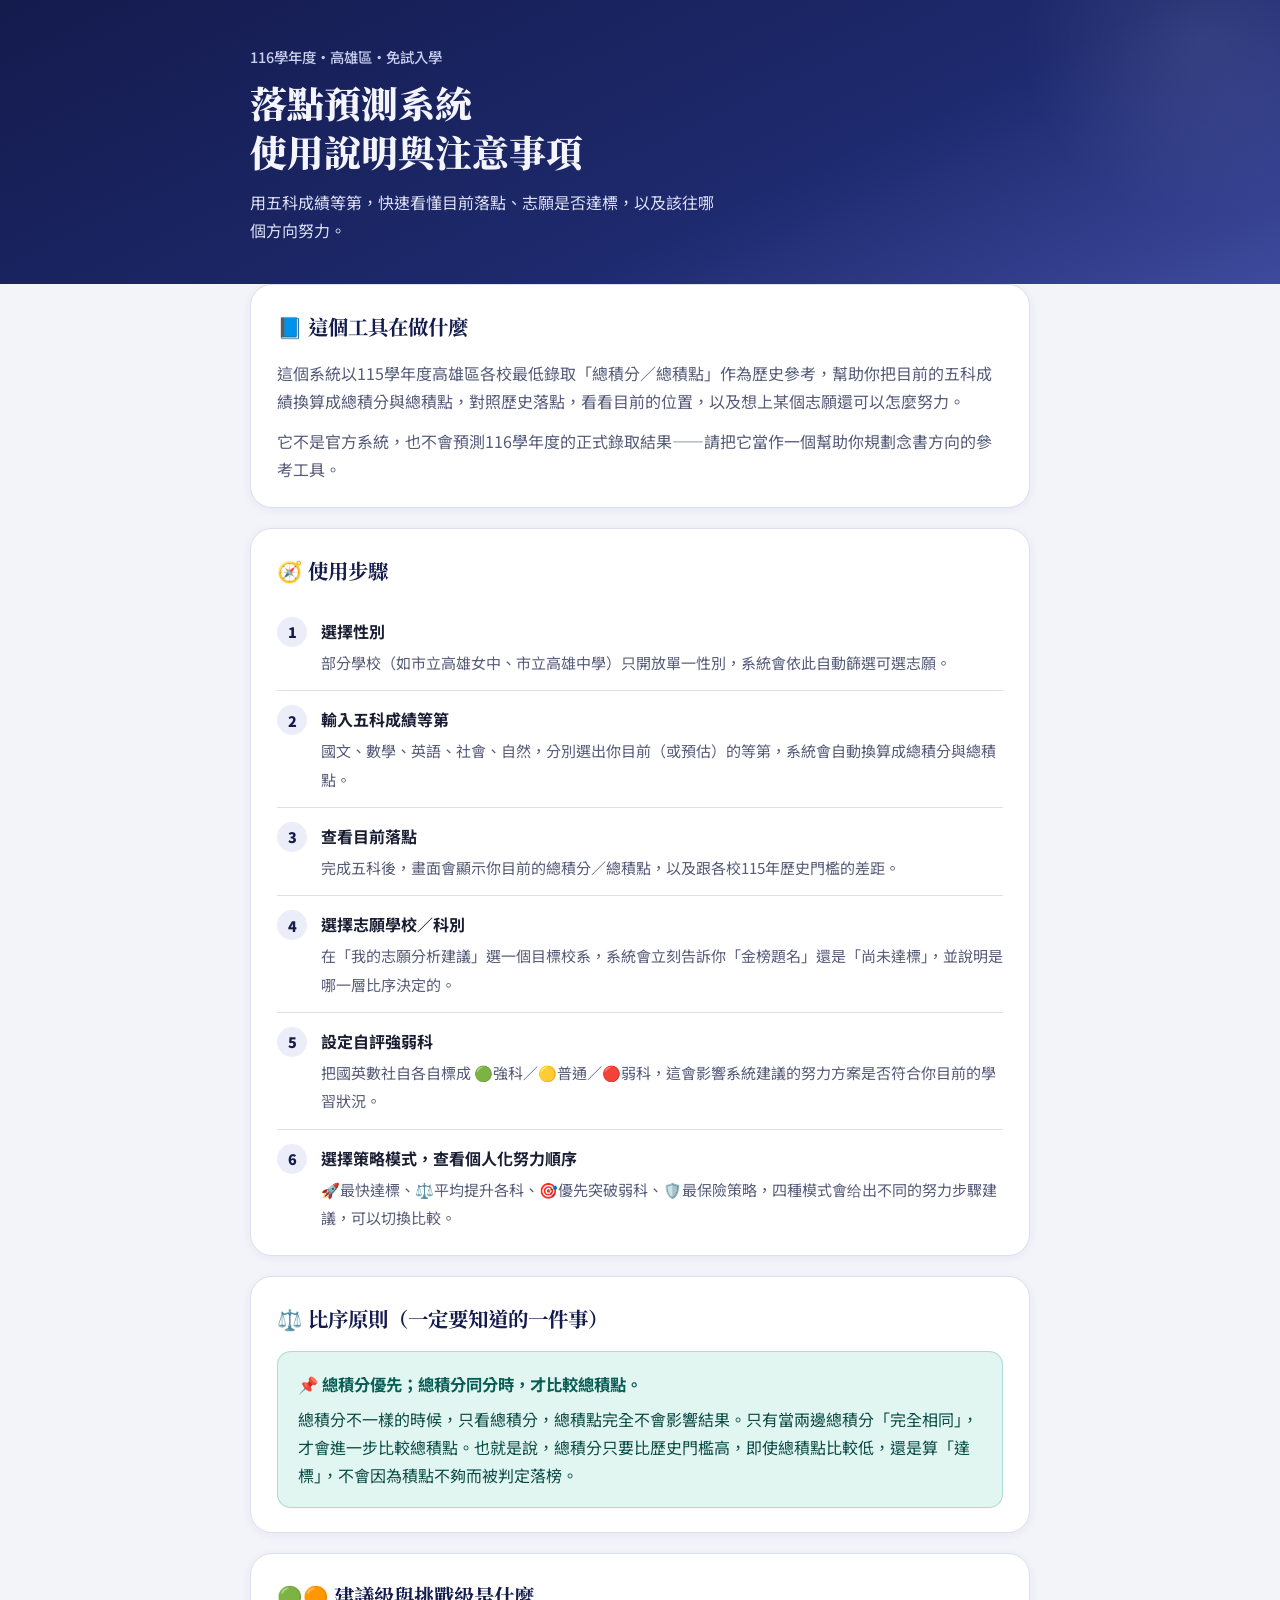
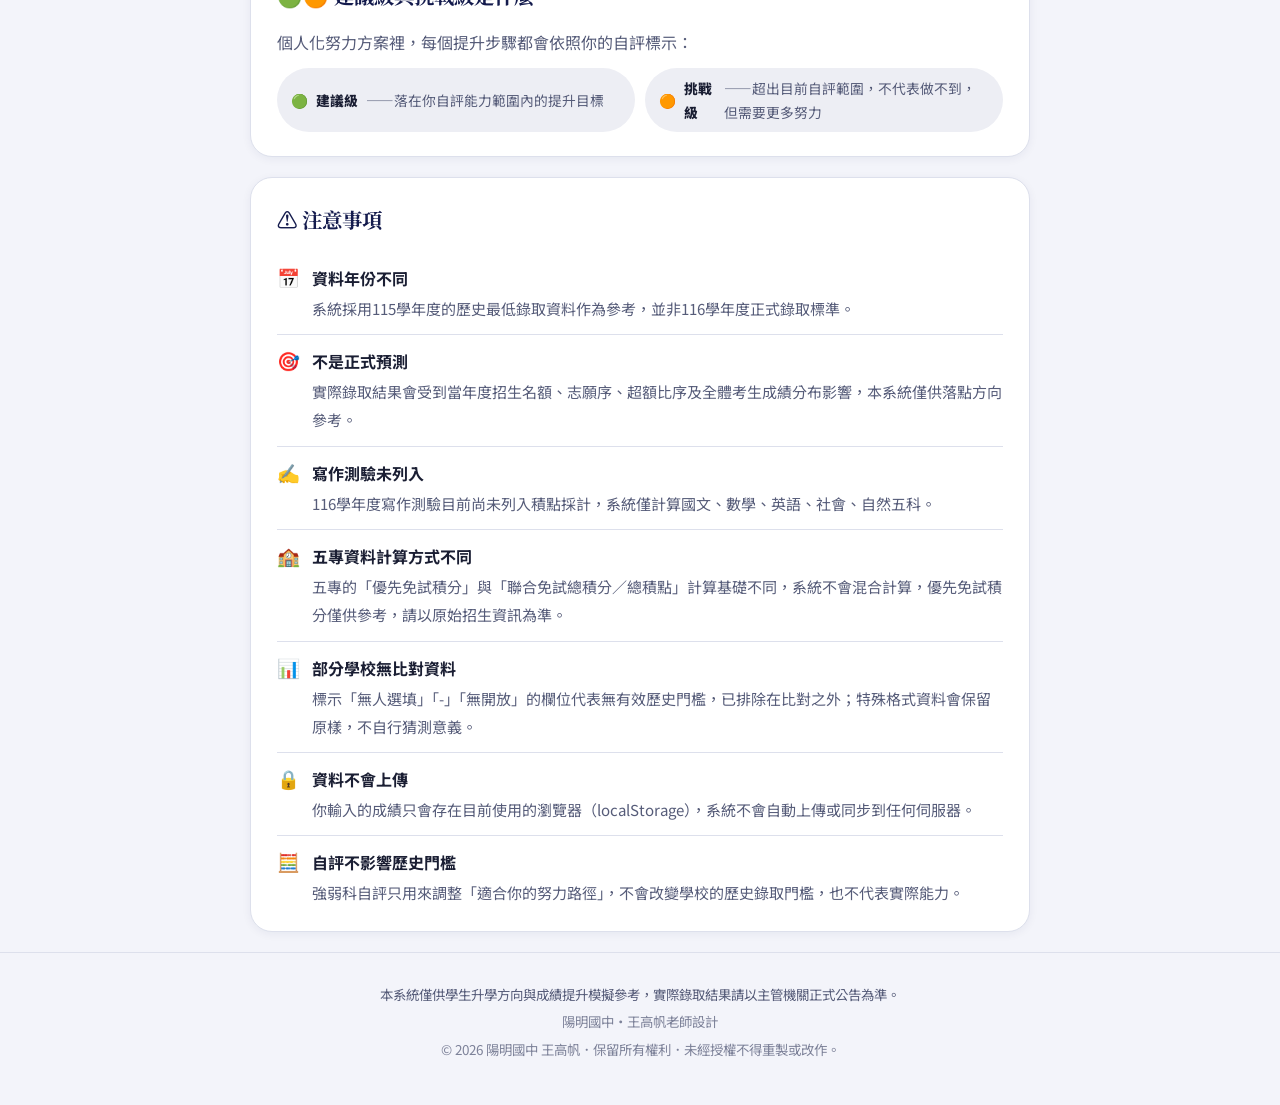
<file: 使用說明與注意事項.html>
<!DOCTYPE html>
<html lang="zh-Hant">
<head>
<meta charset="UTF-8">
<meta name="viewport" content="width=device-width, initial-scale=1.0, maximum-scale=1">
<title>使用說明與注意事項｜116學年度高雄區免試入學落點預測</title>
<link rel="preconnect" href="https://fonts.googleapis.com">
<link rel="preconnect" href="https://fonts.gstatic.com" crossorigin>
<link href="https://fonts.googleapis.com/css2?family=Noto+Serif+TC:wght@500;700;900&family=Noto+Sans+TC:wght@400;500;700;900&display=swap" rel="stylesheet">
<style>
:root{
  --ink:#1A1E33;
  --ink-soft:#565C79;
  --hairline:#DDE0EC;
  --paper:#F3F4FA;
  --surface:#FFFFFF;
  --indigo:#1E2A6E;
  --indigo-deep:#141B4D;
  --indigo-soft:#3E4A9C;
  --indigo-tint:#EBEDF9;
  --teal:#0B8F82;
  --teal-tint:#E1F5F1;
  --orange:#D97B29;
  --orange-tint:#FBEEDE;
  --gray-gap:#8A8FA3;
  --gray-tint:#EDEEF4;
  --redsoft:#C15B4A;
  --redsoft-tint:#F8E9E6;
  --radius-l:22px;
  --radius-m:14px;
  --radius-s:9px;
  --shadow-1:0 2px 10px rgba(20,27,77,.06);
  --shadow-2:0 10px 30px rgba(20,27,77,.10);
  --serif:'Noto Serif TC','PingFang TC','Microsoft JhengHei',serif;
  --sans:'Noto Sans TC','PingFang TC','Microsoft JhengHei',sans-serif;
}
@media (prefers-color-scheme: dark){
  :root:not([data-theme="light"]){
    --ink:#E8E9F5; --ink-soft:#B7BBDD; --hairline:#33395E; --paper:#101532;
    --surface:#171D40; --indigo-tint:#1D2452; --teal-tint:#0F332F; --orange-tint:#3A2A15;
    --gray-tint:#20264A; --redsoft-tint:#3A211D; --shadow-1:0 2px 10px rgba(0,0,0,.35); --shadow-2:0 10px 30px rgba(0,0,0,.5);
  }
}
:root[data-theme="dark"]{
  --ink:#E8E9F5; --ink-soft:#B7BBDD; --hairline:#33395E; --paper:#101532;
  --surface:#171D40; --indigo-tint:#1D2452; --teal-tint:#0F332F; --orange-tint:#3A2A15;
  --gray-tint:#20264A; --redsoft-tint:#3A211D; --shadow-1:0 2px 10px rgba(0,0,0,.35); --shadow-2:0 10px 30px rgba(0,0,0,.5);
}
*{box-sizing:border-box;}
html{scroll-behavior:smooth;}
body{
  margin:0; font-family:var(--sans); background:var(--paper); color:var(--ink);
  line-height:1.75; -webkit-font-smoothing:antialiased;
}
.wrap{max-width:820px;margin:0 auto;padding:0 20px;}
@media (max-width:640px){.wrap{padding:0 16px;}}
a{color:var(--indigo-soft);}
:focus-visible{outline:3px solid var(--indigo-soft); outline-offset:2px;}
@media (prefers-reduced-motion: reduce){*{animation-duration:.001ms !important; transition-duration:.001ms !important;}}

.hero{
  background:linear-gradient(155deg,var(--indigo-deep) 0%,var(--indigo) 62%,var(--indigo-soft) 100%);
  color:#F4F5FC; padding:44px 0 40px; position:relative; overflow:hidden;
}
.hero::after{
  content:""; position:absolute; right:-100px; top:-140px; width:360px; height:360px;
  border-radius:50%; background:radial-gradient(circle,rgba(255,255,255,.08),transparent 70%);
}
.hero-kicker{font-size:.9rem; color:#C9CFEF; margin:0 0 10px; font-weight:500;}
.hero h1{
  font-family:var(--serif); font-weight:900; font-size:clamp(1.6rem,4.2vw,2.3rem);
  line-height:1.32; margin:0 0 12px; max-width:20ch;
}
.hero p.sub{font-size:1rem; color:#DEE1F5; max-width:52ch; margin:0;}

main{padding:32px 0 60px;}

.card{
  background:var(--surface); border:1px solid var(--hairline); border-radius:var(--radius-l);
  box-shadow:var(--shadow-1); padding:24px 26px; margin-bottom:20px;
}
.card h2{
  font-family:var(--serif); font-size:1.28rem; color:var(--indigo-deep); margin:0 0 14px;
  display:flex; align-items:center; gap:10px;
}
.card p{margin:0 0 12px; color:var(--ink-soft);}
.card p:last-child{margin-bottom:0;}

.steps{list-style:none; margin:0; padding:0; counter-reset:step;}
.steps li{
  counter-increment:step; position:relative; padding:14px 0 14px 44px; border-bottom:1px solid var(--hairline);
}
.steps li:last-child{border-bottom:none; padding-bottom:0;}
.steps li::before{
  content:counter(step); position:absolute; left:0; top:14px; width:30px; height:30px;
  background:var(--indigo-tint); color:var(--indigo-deep); border-radius:50%;
  display:flex; align-items:center; justify-content:center; font-weight:900; font-size:.9rem;
}
.steps b{display:block; color:var(--ink); margin-bottom:3px;}
.steps span{color:var(--ink-soft); font-size:.94rem;}

.principle-box{
  background:var(--teal-tint); border:1px solid rgba(11,143,130,.25); border-radius:var(--radius-m);
  padding:18px 20px; margin-top:4px;
}
.principle-box b{color:#075E55; display:block; font-size:1.02rem; margin-bottom:6px;}
.principle-box p{color:#0B4C46; margin:0;}

.notice-list{list-style:none; margin:0; padding:0;}
.notice-list li{
  display:flex; gap:12px; padding:12px 0; border-bottom:1px solid var(--hairline);
}
.notice-list li:last-child{border-bottom:none; padding-bottom:0;}
.notice-list .icon{flex:0 0 auto; font-size:1.15rem; line-height:1.5;}
.notice-list .text b{display:block; color:var(--ink); margin-bottom:2px;}
.notice-list .text span{color:var(--ink-soft); font-size:.94rem;}

.tag-row{display:flex; flex-wrap:wrap; gap:10px; margin-top:2px;}
.tag-chip{
  display:flex; align-items:center; gap:8px; background:var(--gray-tint); border-radius:999px;
  padding:8px 14px; font-size:.86rem; color:var(--ink-soft); flex:1 1 220px;
}
.tag-chip b{color:var(--ink); font-weight:800;}

footer{
  border-top:1px solid var(--hairline); padding:26px 0 40px; text-align:center;
}
footer p{color:var(--ink-soft); font-size:.84rem; margin:4px 0;}
footer .credit{opacity:.75;}
</style>
</head>
<body>

<header class="hero">
  <div class="wrap">
    <p class="hero-kicker">116學年度・高雄區・免試入學</p>
    <h1>落點預測系統<br>使用說明與注意事項</h1>
    <p class="sub">用五科成績等第，快速看懂目前落點、志願是否達標，以及該往哪個方向努力。</p>
  </div>
</header>

<main class="wrap">

  <section class="card">
    <h2>📘 這個工具在做什麼</h2>
    <p>這個系統以115學年度高雄區各校最低錄取「總積分／總積點」作為歷史參考，幫助你把目前的五科成績換算成總積分與總積點，對照歷史落點，看看目前的位置，以及想上某個志願還可以怎麼努力。</p>
    <p>它不是官方系統，也不會預測116學年度的正式錄取結果——請把它當作一個幫助你規劃念書方向的參考工具。</p>
  </section>

  <section class="card">
    <h2>🧭 使用步驟</h2>
    <ol class="steps">
      <li><b>選擇性別</b><span>部分學校（如市立高雄女中、市立高雄中學）只開放單一性別，系統會依此自動篩選可選志願。</span></li>
      <li><b>輸入五科成績等第</b><span>國文、數學、英語、社會、自然，分別選出你目前（或預估）的等第，系統會自動換算成總積分與總積點。</span></li>
      <li><b>查看目前落點</b><span>完成五科後，畫面會顯示你目前的總積分／總積點，以及跟各校115年歷史門檻的差距。</span></li>
      <li><b>選擇志願學校／科別</b><span>在「我的志願分析建議」選一個目標校系，系統會立刻告訴你「金榜題名」還是「尚未達標」，並說明是哪一層比序決定的。</span></li>
      <li><b>設定自評強弱科</b><span>把國英數社自各自標成 🟢強科／🟡普通／🔴弱科，這會影響系統建議的努力方案是否符合你目前的學習狀況。</span></li>
      <li><b>選擇策略模式，查看個人化努力順序</b><span>🚀最快達標、⚖️平均提升各科、🎯優先突破弱科、🛡️最保險策略，四種模式會给出不同的努力步驟建議，可以切換比較。</span></li>
    </ol>
  </section>

  <section class="card">
    <h2>⚖️ 比序原則（一定要知道的一件事）</h2>
    <div class="principle-box">
      <b>📌 總積分優先；總積分同分時，才比較總積點。</b>
      <p>總積分不一樣的時候，只看總積分，總積點完全不會影響結果。只有當兩邊總積分「完全相同」，才會進一步比較總積點。也就是說，總積分只要比歷史門檻高，即使總積點比較低，還是算「達標」，不會因為積點不夠而被判定落榜。</p>
    </div>
  </section>

  <section class="card">
    <h2>🟢🟠 建議級與挑戰級是什麼</h2>
    <p>個人化努力方案裡，每個提升步驟都會依照你的自評標示：</p>
    <div class="tag-row">
      <div class="tag-chip">🟢 <b>建議級</b>——落在你自評能力範圍內的提升目標</div>
      <div class="tag-chip">🟠 <b>挑戰級</b>——超出目前自評範圍，不代表做不到，但需要更多努力</div>
    </div>
  </section>

  <section class="card">
    <h2>⚠️ 注意事項</h2>
    <ul class="notice-list">
      <li><span class="icon">📅</span><div class="text"><b>資料年份不同</b><span>系統採用115學年度的歷史最低錄取資料作為參考，並非116學年度正式錄取標準。</span></div></li>
      <li><span class="icon">🎯</span><div class="text"><b>不是正式預測</b><span>實際錄取結果會受到當年度招生名額、志願序、超額比序及全體考生成績分布影響，本系統僅供落點方向參考。</span></div></li>
      <li><span class="icon">✍️</span><div class="text"><b>寫作測驗未列入</b><span>116學年度寫作測驗目前尚未列入積點採計，系統僅計算國文、數學、英語、社會、自然五科。</span></div></li>
      <li><span class="icon">🏫</span><div class="text"><b>五專資料計算方式不同</b><span>五專的「優先免試積分」與「聯合免試總積分／總積點」計算基礎不同，系統不會混合計算，優先免試積分僅供參考，請以原始招生資訊為準。</span></div></li>
      <li><span class="icon">📊</span><div class="text"><b>部分學校無比對資料</b><span>標示「無人選填」「-」「無開放」的欄位代表無有效歷史門檻，已排除在比對之外；特殊格式資料會保留原樣，不自行猜測意義。</span></div></li>
      <li><span class="icon">🔒</span><div class="text"><b>資料不會上傳</b><span>你輸入的成績只會存在目前使用的瀏覽器（localStorage），系統不會自動上傳或同步到任何伺服器。</span></div></li>
      <li><span class="icon">🧮</span><div class="text"><b>自評不影響歷史門檻</b><span>強弱科自評只用來調整「適合你的努力路徑」，不會改變學校的歷史錄取門檻，也不代表實際能力。</span></div></li>
    </ul>
  </section>

</main>

<footer>
  <p>本系統僅供學生升學方向與成績提升模擬參考，實際錄取結果請以主管機關正式公告為準。</p>
  <p class="credit">陽明國中・王高帆老師設計</p>
  <p class="credit">© 2026 陽明國中 王高帆．保留所有權利．未經授權不得重製或改作。</p>
</footer>

</body>
</html>
</file>
<file: modern-ui.css>
/* Modern card interface — independent implementation, 2026-09 */
:root{
  --ink:#16243c;--ink-soft:#63708a;--hairline:#e0e5ec;--paper:#f7f6f2;
  --surface:#ffffff;--indigo:#21518e;--indigo-deep:#132f59;--indigo-soft:#4b79b8;
  --indigo-tint:#eef4fc;--teal:#17786e;--teal-tint:#e4f5f0;--orange:#b86f23;
  --orange-tint:#fff2e2;--gray-gap:#7b8596;--gray-tint:#f1f3f6;
  --redsoft:#b34e47;--redsoft-tint:#fcebe9;--radius-l:20px;--radius-m:13px;--radius-s:9px;
  --shadow-1:0 3px 16px rgba(20,42,70,.06);--shadow-2:0 16px 36px rgba(20,42,70,.12);
}
body{background:linear-gradient(180deg,#f5f4ee 0,#f8fafc 38%,#f6f5f0 100%);letter-spacing:.01em}
.wrap{max-width:1200px}
.hero{padding:70px 0 76px;background:radial-gradient(circle at 80% 22%,rgba(143,190,234,.42),transparent 25%),radial-gradient(circle at 75% 75%,rgba(79,145,193,.26),transparent 27%),linear-gradient(121deg,#102c52 0%,#1d548d 58%,#39699e 100%)}
.hero::before{content:"";position:absolute;inset:0;background:linear-gradient(90deg,rgba(7,23,46,.35),transparent 65%);pointer-events:none}
.hero::after{right:8%;top:20%;width:260px;height:260px;border:1px solid rgba(255,255,255,.18);background:transparent}
.hero .wrap{position:relative;z-index:1;max-width:1200px;padding-right:clamp(20px,12vw,180px)}
.school-brand{margin-bottom:28px}.school-brand img{display:none}.school-brand::before{content:"K";display:grid;place-items:center;width:34px;height:34px;border-radius:9px;background:#f4be63;color:#173864;font-family:var(--serif);font-weight:900}.school-brand strong{font-size:1rem;letter-spacing:.04em}.school-brand span{font-size:.72rem;color:#cfe0f5}
.hero-kicker{font-size:.76rem;letter-spacing:.17em;text-transform:uppercase;color:#f3c877;font-weight:900}.hero h1{max-width:18ch;font-size:clamp(2.5rem,5vw,4.25rem);line-height:1.13;letter-spacing:-.05em;margin-bottom:19px}.hero p.sub{font-size:1.04rem;line-height:1.85;color:#e4edf9}.hero p.tag{margin-top:24px;color:#bce9df;font-size:1.05rem}.writing-note{max-width:570px;background:rgba(8,33,65,.28);border-color:rgba(255,255,255,.2);border-radius:12px;line-height:1.7}
main{padding:38px 0 70px}.section{margin-bottom:58px;scroll-margin-top:82px}.section-head{display:grid;grid-template-columns:minmax(220px,.9fr) minmax(0,1.1fr);gap:28px;align-items:end;margin-bottom:22px}.section-head h2{font-size:clamp(1.55rem,3vw,2.2rem);line-height:1.25;letter-spacing:-.035em;margin:0}.section-head p{font-size:.94rem;line-height:1.8;padding-bottom:2px}.disclaimer-box{border:1px solid #ead6b7;background:#fffaf2;border-radius:14px;color:#75542c;box-shadow:none;padding:14px 18px;font-size:.86rem}
.quick-nav{top:12px;border-radius:16px;padding:9px 11px;box-shadow:0 12px 30px rgba(20,42,70,.11);border-color:#e5e8ee}.quick-nav-title{padding-left:4px}.quick-nav button{border-radius:9px;padding:8px 11px;font-size:.76rem;color:#38587d}.quick-nav button:hover,.quick-nav button:focus-visible{background:#edf4fc;border-color:#b7cce5}
.top-grid{gap:20px}@media(min-width:960px){.top-grid{grid-template-columns:minmax(0,1.18fr) minmax(310px,.82fr)}}
.panel{border:1px solid #e2e6eb;box-shadow:var(--shadow-1);border-radius:20px;padding:25px;background:rgba(255,255,255,.96)}.panel h3{font-size:1.28rem;letter-spacing:-.02em}.panel .hint{line-height:1.75}.input-progress{background:#f7f9fc;border-color:#e5eaf1;border-radius:12px}.progress-track{height:7px;background:#dfe7f0}.progress-track span{background:linear-gradient(90deg,#315d9a,#38a798)}
.gender-option{border-radius:11px;border-color:#dce3ec;min-height:54px}.gender-option.is-selected{background:#edf4fc;border-color:#4f78ae}.gender-dot::after{background:#315d9a}.target-school-box{border-color:#dce7f2;background:linear-gradient(145deg,#f7fbff,#f5faf7);border-radius:17px}.target-school-head h4{color:#183b6d}.target-school-badge{background:#e1f4ef;color:#196d63}.strategy-box{border-radius:14px}.rule-card{border-color:#dbe6f4;background:#f4f8fd;border-radius:14px;color:#284666}.fivea-note{border-radius:13px}.btn{border-radius:10px;padding:10px 16px}.btn-primary{background:#245792}.btn-teal{background:#197e72}.btn-ghost{background:#eff2f5}.btn-danger{background:#f9e8e5}.subject-card{border-color:#e2e6eb;border-radius:15px;background:#fff;padding:15px 16px}.subject-card:hover{border-color:#b7cae2;box-shadow:0 6px 15px rgba(25,56,96,.04)}.grade-btn{border-radius:8px;border-color:#dce3eb;min-height:49px;color:#254568}.grade-btn.active{background:#255993;border-color:#255993;box-shadow:0 5px 12px rgba(37,89,147,.24)}
.dash-grid{gap:12px}.dash-card{border-radius:16px;border:1px solid #e1e6eb;border-top:3px solid #315d9a;box-shadow:none;padding:17px 15px;background:linear-gradient(160deg,#fff,#f9fbfd)}.dash-card .num{color:#163d70}.dash-empty{border-radius:16px;background:#fff}.mini-warning{border-radius:12px;background:#fff6e8;border-color:#f2d5a6;color:#805620}
.score-row{padding:12px 0}.score-bar-fill{background:linear-gradient(90deg,#4a77b3,#37a897)}.sim-grid{gap:14px}.sim-card{border-radius:17px;border-color:#e1e6eb;box-shadow:none}.sim-card:hover{transform:translateY(-2px);box-shadow:var(--shadow-1)}.sim-card .sim-head h4{color:#183d70}.grade-pill{background:#edf3fb;color:#315d9a}.grade-pill.up{background:#e2f5ef;color:#17786e}.rank-highlight,.rank-list,.rank-note,.strategy-box,.target-analysis-box{border-radius:16px}.tabs{gap:8px}.tab-btn{border-radius:999px;border-color:#dde5ed;padding:9px 14px}.tab-btn.active{background:#255993;border-color:#255993}.status-columns{gap:14px}.status-column{border-radius:18px;border-color:#e1e6eb;box-shadow:none}.status-column h3{border-radius:13px}.school-card{border-radius:16px;border-color:#e1e6eb;box-shadow:none}.school-card:hover{box-shadow:var(--shadow-2);border-color:#b6cbe4}.school-card .school-name{color:#183d70}.school-grid{gap:14px}.filter-bar{padding:14px;border:1px solid #e1e6eb;border-radius:16px;background:#fff;box-shadow:var(--shadow-1)}.filter-bar input,.filter-bar select{border-radius:9px;border-color:#dce3eb;min-height:42px}.result-count{color:#61708a}.note-card{border-radius:20px;background:linear-gradient(135deg,#14365f,#275a91);box-shadow:var(--shadow-2)}footer{background:#102f56;border-top:5px solid #e8b65f}footer h3{font-size:1.1rem;color:#fff}
@media(max-width:700px){.hero{padding:48px 0 54px}.hero .wrap{padding-right:20px}.hero h1{font-size:2.45rem}.section-head{display:block}.section-head p{margin-top:10px}.quick-nav{top:4px}.panel{padding:19px}.section{margin-bottom:44px}}
</file>
<file: analysis-dashboard.css>
/* Application-dashboard layout. This file is an original implementation. */
:root{--app-navy:#13213a;--app-blue:#5235f5;--app-yellow:#ffbf14;--app-mint:#dff8ed;--app-pink:#fff0f2;--app-sky:#e5f4ff;--app-line:#182640;--app-bg:#f4f7fb;--radius-l:16px;--radius-m:11px;--radius-s:8px;--shadow-1:0 5px 0 rgba(19,33,58,.98);--shadow-2:0 8px 0 rgba(19,33,58,.95)}
body{background:var(--app-bg);color:var(--app-navy)}
body::before{content:"";position:fixed;inset:0;z-index:-1;background-image:linear-gradient(rgba(87,108,140,.07) 1px,transparent 1px),linear-gradient(90deg,rgba(87,108,140,.07) 1px,transparent 1px);background-size:24px 24px;mask-image:linear-gradient(#fff,transparent 75%)}
.hero{padding:9px 0;background:#fff;color:var(--app-navy);border-bottom:2px solid var(--app-line);box-shadow:0 3px 0 rgba(19,33,58,.9);overflow:visible;position:relative}.hero::before,.hero::after{display:none}.hero .wrap{max-width:1320px;padding:0 20px;display:flex;align-items:center;justify-content:space-between}.school-brand{margin:0;gap:8px}.school-brand::before{content:"✦";width:27px;height:27px;border:2px solid var(--app-line);border-radius:8px;background:var(--app-blue);color:#fff;box-shadow:2px 2px 0 var(--app-line)}.school-brand strong{font:900 .84rem var(--sans);color:var(--app-navy)}.school-brand span{font-size:.66rem;color:#65738a}.hero-kicker,.hero h1,.hero p.sub,.hero p.tag,.hero .writing-note{display:none}
main{padding:22px 0 68px}.wrap{max-width:1050px}.disclaimer-box{background:#fff8dc;border:2px solid var(--app-line);border-radius:10px;box-shadow:3px 3px 0 var(--app-line);color:#5d4920;font-size:.78rem;padding:10px 13px;margin-bottom:16px}.quick-nav{position:sticky;top:8px;z-index:30;border:2px solid var(--app-line);border-radius:11px;background:#fff;box-shadow:3px 3px 0 var(--app-line);padding:6px 8px;margin:0 0 20px}.quick-nav-title{font-size:.73rem;color:var(--app-navy)}.quick-nav button{min-height:33px;padding:5px 9px;border:1.5px solid #cdd6e4;border-radius:7px;color:#3b4d69;background:#f9fbff;font-size:.7rem}.quick-nav button:hover,.quick-nav button:focus-visible{background:#eeeaff;border-color:var(--app-blue);color:#3221a7}
.section{margin-bottom:36px;scroll-margin-top:72px}.section-head{display:block;margin:0 0 12px;padding:0 3px}.section-head h2{font-size:1.35rem;color:var(--app-navy);letter-spacing:-.025em}.section-head p{font-size:.81rem;line-height:1.6;color:#5e6e85;margin-top:3px}.top-grid{grid-template-columns:330px minmax(0,1fr);gap:18px;align-items:start}.top-grid>div:first-child{order:2}.top-grid>div:last-child{order:1;position:sticky;top:67px}
.panel{border:2px solid var(--app-line);border-radius:15px;box-shadow:4px 4px 0 var(--app-line);padding:17px;background:#fff}.panel h3{color:var(--app-navy);font:900 1.1rem var(--sans)}.panel .hint{font-size:.78rem;line-height:1.55}.input-progress{background:#f4f7fd;border:1.5px solid #d8e0ec;border-radius:8px;padding:9px 10px}.progress-track{height:7px;background:#dde5f1}.progress-track span{background:var(--app-blue)}
.gender-selector{gap:7px}.gender-selector legend{font-size:.83rem}.gender-option{min-height:43px;border:1.5px solid #cbd6e4;border-radius:8px;font-size:.82rem}.gender-option.is-selected{background:#ede9ff;border-color:var(--app-blue)}.gender-option.is-selected .gender-dot{border-color:var(--app-blue)}.gender-dot::after{background:var(--app-blue)}.gender-help{font-size:.72rem;line-height:1.55}.target-school-box{margin:12px 0 14px;padding:12px;border:2px solid var(--app-line);border-radius:11px;background:#effbf7}.target-school-head{margin-bottom:7px}.target-school-head h4{font:900 .96rem var(--sans);color:var(--app-navy)}.target-school-head p{font-size:.7rem;line-height:1.45}.target-school-badge{padding:3px 7px;border:1px solid #83d3bd;background:#dffff1;color:#16644f;font-size:.62rem}.target-select-help{font-size:.67rem}.strategy-box{margin-top:12px;border:1.5px solid #bce4d9;border-radius:9px;background:#fff;padding:10px}.strategy-head h4{font-size:.86rem}.strategy-head p{font-size:.68rem}.strategy-badge{font-size:.59rem}
.rule-card{background:#eef3ff;border:1.5px solid #b9c9e8;border-radius:10px;padding:12px 13px;font-size:.76rem;line-height:1.6}.rule-card h4{font-size:.88rem}.rule-card .rule-sub{font-size:.69rem}.subject-card{border:2px solid #cbd7e6;border-radius:11px;padding:11px 12px;margin-bottom:9px;box-shadow:none;background:#fff}.subject-card-head{margin-bottom:7px}.subject-card-head .name{font-size:.9rem}.subject-card-head .status{font-size:.69rem}.grade-grid{gap:5px}.grade-row{gap:5px}.grade-btn{min-height:42px;border:1.5px solid #d5deea;border-radius:7px;font-size:.79rem}.grade-btn .pt{font-size:.57rem}.grade-btn.active{background:var(--app-blue);border-color:var(--app-line);box-shadow:2px 2px 0 var(--app-line)}.panel-actions{margin-top:13px}.btn{border:1.5px solid var(--app-line);box-shadow:2px 2px 0 var(--app-line);border-radius:7px;padding:8px 12px;font-size:.75rem}.btn:active{box-shadow:none;transform:translate(2px,2px)}.btn-primary{background:var(--app-yellow);color:var(--app-navy)}.btn-teal{background:#bdf2dc;color:#164c40}.btn-ghost{background:#f5f7fb;color:#44536a}.btn-danger{background:#ffe6e5;color:#963d37}.complete-box,.incomplete-box{border-radius:9px;font-size:.75rem}.target-analysis-box{border:2px solid var(--app-line);border-radius:11px;background:#f8faff;padding:12px}.target-analysis-title{font-size:.88rem}.target-gap-card{border:1.5px solid #d6deea;border-radius:8px}
.top-grid>div:last-child .panel{background:linear-gradient(135deg,#16223b 0%,#0e1930 100%);color:#eaf0fb;border-color:var(--app-line);box-shadow:4px 4px 0 var(--app-line)}.top-grid>div:last-child .panel h3{color:#fff}.top-grid>div:last-child .panel .hint{color:#cedaee}.dash-card{border:1.5px solid var(--app-line);border-top:0;border-radius:8px;box-shadow:none;background:#fff;padding:12px 10px}.dash-card:first-child{background:var(--app-blue);color:#fff}.dash-card .label{font-size:.67rem;color:#63708a}.dash-card:first-child .label{color:#e8e5ff}.dash-card .num{font:900 1.75rem var(--sans);color:var(--app-navy)}.dash-card:first-child .num{color:#fff}.dash-card .num small{font-size:.7rem}.mini-warning{margin-top:12px;border:1.5px solid #f1c66c;border-radius:8px;background:#fff7dd;color:#704d16;font-size:.7rem}
#myScoresPanel{display:grid;grid-template-columns:repeat(5,1fr);gap:8px;padding:12px}.score-row{display:block;padding:10px;border:1.5px solid #d8e0ec;border-radius:9px;background:#f9fbfe}.score-row .sname,.score-row .sgrade,.score-row .spt{width:auto;text-align:left}.score-row .sname{font-size:.74rem}.score-row .sgrade{font-size:1.2rem;color:var(--app-blue)}.score-bar-track{margin:8px 0;height:6px}.score-row .spt{font-size:.65rem}
.sim-grid{grid-template-columns:repeat(3,1fr);gap:12px}.sim-card{border:2px solid var(--app-line);border-radius:12px;box-shadow:3px 3px 0 var(--app-line);padding:14px}.sim-card .sim-head h4{font-size:.95rem}.rank-highlight,.rank-list,.rank-note{border:2px solid var(--app-line);border-radius:12px;box-shadow:3px 3px 0 var(--app-line)}.tabs{gap:7px}.tab-btn{border:1.5px solid var(--app-line);border-radius:7px;box-shadow:2px 2px 0 var(--app-line);padding:7px 11px;font-size:.75rem}.tab-btn.active{background:var(--app-blue);border-color:var(--app-line)}.status-columns{grid-template-columns:repeat(3,1fr);gap:12px}.status-column{border:2px solid var(--app-line);border-radius:13px;box-shadow:3px 3px 0 var(--app-line)}.status-column h3{border-radius:10px 10px 0 0}.school-card{border:2px solid var(--app-line);border-radius:12px;box-shadow:3px 3px 0 var(--app-line);padding:14px}.school-card:hover{transform:translate(-1px,-1px);box-shadow:5px 5px 0 var(--app-line)}.school-card .school-name{font-size:1rem;color:var(--app-navy)}.school-grid{grid-template-columns:repeat(2,1fr);gap:14px}.filter-bar{border:2px solid var(--app-line);box-shadow:3px 3px 0 var(--app-line);border-radius:11px;padding:10px;background:#fff}.filter-bar input,.filter-bar select{border:1.5px solid #cdd8e6;border-radius:7px;min-height:38px;font-size:.75rem}.note-card{border:2px solid var(--app-line);border-radius:14px;box-shadow:4px 4px 0 var(--app-line);background:#14233d}footer{border-top:3px solid var(--app-line);background:#12233e;padding:28px 0}footer .wrap{max-width:1050px}footer h3{font-size:1rem}
@media(max-width:850px){.top-grid{grid-template-columns:1fr}.top-grid>div:first-child,.top-grid>div:last-child{order:initial;position:static}.top-grid>div:last-child .panel{background:#fff;color:var(--app-navy)}.top-grid>div:last-child .panel h3{color:var(--app-navy)}.top-grid>div:last-child .panel .hint{color:var(--ink-soft)}.dash-grid{grid-template-columns:repeat(4,1fr)}}
@media(max-width:640px){.hero .wrap{padding:0 13px}.school-brand span{display:none}main{padding-top:14px}.wrap{padding:0 14px}.quick-nav{top:3px}.quick-nav-title{width:100%}.quick-nav button{flex:1 1 calc(50% - 6px);font-size:.64rem}.panel{padding:14px}.section{margin-bottom:31px}.section-head h2{font-size:1.2rem}.dash-grid,#myScoresPanel{grid-template-columns:repeat(2,1fr)}.sim-grid,.status-columns,.school-grid{grid-template-columns:1fr}.subject-card{padding:10px}.grade-btn{min-height:39px}}

/* Progressive disclosure for the five subjects, plus a separate writing field. */
.grade-btn,.writing-grade-btn{min-height:42px;border:1.5px solid #d5deea;border-radius:7px;font-size:.79rem;background:#fff;color:#254568;font-weight:800;cursor:pointer}
.grade-btn .pt,.writing-grade-btn .pt{display:block;font-size:.57rem;margin-top:2px}
.grade-btn.active,.writing-grade-btn.active{background:var(--app-blue);border-color:var(--app-line);color:#fff;box-shadow:2px 2px 0 var(--app-line)}
.subject-card.is-collapsed{display:flex;align-items:center;gap:10px;justify-content:space-between}
.subject-card.is-collapsed .subject-card-head{margin:0;display:flex;align-items:center;gap:8px;flex:1;justify-content:space-between}
.edit-grade-btn{border:1.5px solid var(--app-line);border-radius:7px;background:#eef3ff;color:#2f2bb0;font:800 .7rem var(--sans);padding:7px 9px;cursor:pointer;white-space:nowrap}
.writing-card{background:#fffdf5;border-color:#e8c65d}.writing-help{margin:0 0 8px;color:#6b6d64;font-size:.67rem;line-height:1.5}.writing-grade-grid{display:grid;grid-template-columns:repeat(7,1fr);gap:5px}
.writing-summary{background:#fff8de!important}.writing-score-row{background:#fff9e5;border-color:#efd477}.writing-score-row .sgrade{color:#a66b05}
#myScoresPanel{grid-template-columns:repeat(auto-fit,minmax(120px,1fr))}
@media(max-width:640px){.grade-btn,.writing-grade-btn{min-height:39px}.writing-grade-grid{grid-template-columns:repeat(4,1fr)}.subject-card.is-collapsed{align-items:flex-start}.subject-card.is-collapsed .subject-card-head{flex-direction:column;align-items:flex-start;gap:2px}}

/* 校徽由專案內提供的陽明國中圖檔載入。 */
.school-brand::before{display:none}
.school-brand img{display:block;width:36px;height:32px;object-fit:contain;background:transparent;border:0;border-radius:0;padding:0;box-shadow:none;flex:0 0 auto}

/* 校務工具型表頭：保持資訊導向，讓識別與工具名稱都有清楚層級。 */
.hero{padding:0;background:#fff;color:var(--app-navy);border-bottom:1px solid #cfd9e8;box-shadow:none;overflow:visible}
.hero::after{display:none}
.hero .wrap{min-height:78px;max-width:1320px;padding:0 28px;display:flex;align-items:center;gap:14px;position:relative}
.hero .wrap::after{content:"";position:absolute;right:0;bottom:-4px;left:0;height:4px;background:linear-gradient(90deg,#95c94a 0 30%,#2e3e91 30% 100%)}
.school-brand{order:1;gap:11px}
.school-brand img{width:44px;height:38px}
.school-brand strong{font:900 1.05rem var(--sans);letter-spacing:.04em;color:var(--app-navy)}
.school-brand span{font-size:.72rem;color:#697993}
.tool-identity{order:2;display:flex;flex-direction:column;gap:1px;margin-left:auto;padding-left:18px;border-left:1px solid #d6dfeb;text-align:right}
.tool-title{font:800 1rem var(--sans);color:var(--app-navy);letter-spacing:.02em}
.tool-meta{font-size:.68rem;color:#697993;letter-spacing:.04em}
@media(max-width:640px){.hero .wrap{min-height:64px;padding:0 15px;gap:8px}.school-brand{gap:8px}.school-brand img{width:37px;height:32px}.school-brand strong{font-size:.94rem}.school-brand span{font-size:.62rem}.tool-identity{margin-left:0;padding-left:10px}.tool-title{font-size:.78rem;line-height:1.25}.tool-meta{display:none}.hero .wrap::after{height:3px}}

.score-directory{margin-top:48px}.score-directory-hero{display:flex;align-items:center;justify-content:space-between;gap:28px;padding:30px 34px;background:linear-gradient(118deg,#101a39,#163452 58%,#27265c);border:2px solid var(--app-line);border-radius:18px;box-shadow:5px 5px 0 var(--app-line);color:#fff}.score-directory-copy{max-width:650px}.directory-eyebrow{display:inline-block;padding:4px 9px;border:1px solid rgba(255,255,255,.24);border-radius:999px;background:rgba(255,255,255,.09);color:#a5f1d5;font-size:.69rem;font-weight:800}.score-directory h2{margin:10px 0 5px;color:#fff;font:900 clamp(1.5rem,3vw,2rem) var(--sans);letter-spacing:-.03em}.score-directory-copy p{margin:0;color:#d7e1f1;font-size:.8rem;line-height:1.75}.directory-stats{display:grid;grid-template-columns:repeat(3,105px);gap:9px}.directory-stats div{padding:12px;border:1px solid rgba(255,255,255,.17);border-radius:11px;background:rgba(255,255,255,.08)}.directory-stats span{display:block;color:#bdcae0;font-size:.65rem;font-weight:800}.directory-stats b{display:block;margin-top:2px;font-size:1.55rem;line-height:1.2}.directory-controls{display:grid;grid-template-columns:1fr 1fr 2fr;gap:12px;margin-top:20px;padding:15px;border:2px solid var(--app-line);border-radius:13px;background:#fff;box-shadow:3px 3px 0 var(--app-line)}.directory-controls label{display:grid;gap:5px;color:#53647f;font-size:.69rem;font-weight:900}.directory-controls input,.directory-controls select{min-height:42px;padding:8px 10px;border:1.5px solid #cdd8e6;border-radius:8px;background:#f8fbff;color:var(--app-navy);font:700 .8rem var(--sans)}.directory-controls input:focus,.directory-controls select:focus{outline:3px solid rgba(82,53,245,.18);border-color:var(--app-blue)}.directory-result{margin:14px 3px 7px;color:#65738a;font-size:.75rem;font-weight:800}.directory-table-wrap{overflow-x:auto;border:2px solid var(--app-line);border-radius:14px;background:#fff;box-shadow:4px 4px 0 var(--app-line)}.directory-table{width:100%;border-collapse:collapse;min-width:720px;text-align:left}.directory-table th{padding:12px 14px;background:#f1f5fb;color:#71809a;font-size:.68rem;letter-spacing:.04em}.directory-table td{padding:13px 14px;border-top:1px solid #e5ebf3;color:#40536f;font-size:.78rem;vertical-align:middle}.directory-table tr:hover td{background:#f9fbff}.directory-table td strong{color:var(--app-navy);font-size:.84rem}.directory-table td small{display:block;margin-top:2px;color:#71809a;font-size:.63rem}.directory-category{display:inline-block;color:#3045a4;font-size:.7rem;font-weight:900}.directory-score{display:inline-block;min-width:38px;padding:5px 9px;border-radius:9px;background:#eceffd;color:#4735dc;font-size:.95rem;text-align:center}.directory-points{color:#bd6d16;font-size:.9rem}.directory-empty{text-align:center;color:#71809a;padding:28px!important}.directory-footnote{margin:11px 3px 0;color:#65738a;font-size:.69rem;line-height:1.65}@media(max-width:760px){.score-directory-hero{align-items:flex-start;flex-direction:column;padding:23px 20px}.directory-stats{grid-template-columns:repeat(3,1fr);width:100%}.directory-controls{grid-template-columns:1fr 1fr}.directory-search{grid-column:1/-1}}@media(max-width:480px){.score-directory{margin-top:34px}.directory-controls{grid-template-columns:1fr}.directory-search{grid-column:auto}.directory-stats div{padding:10px}.directory-stats b{font-size:1.3rem}}

/* 深色老師提醒卡：提高標題、內文與項目符號的閱讀對比。 */
.note-card h3{color:#fff!important}
.note-card ul{color:#e2eaf6!important}
.note-card li::marker{color:#9db7ff}
</file>
